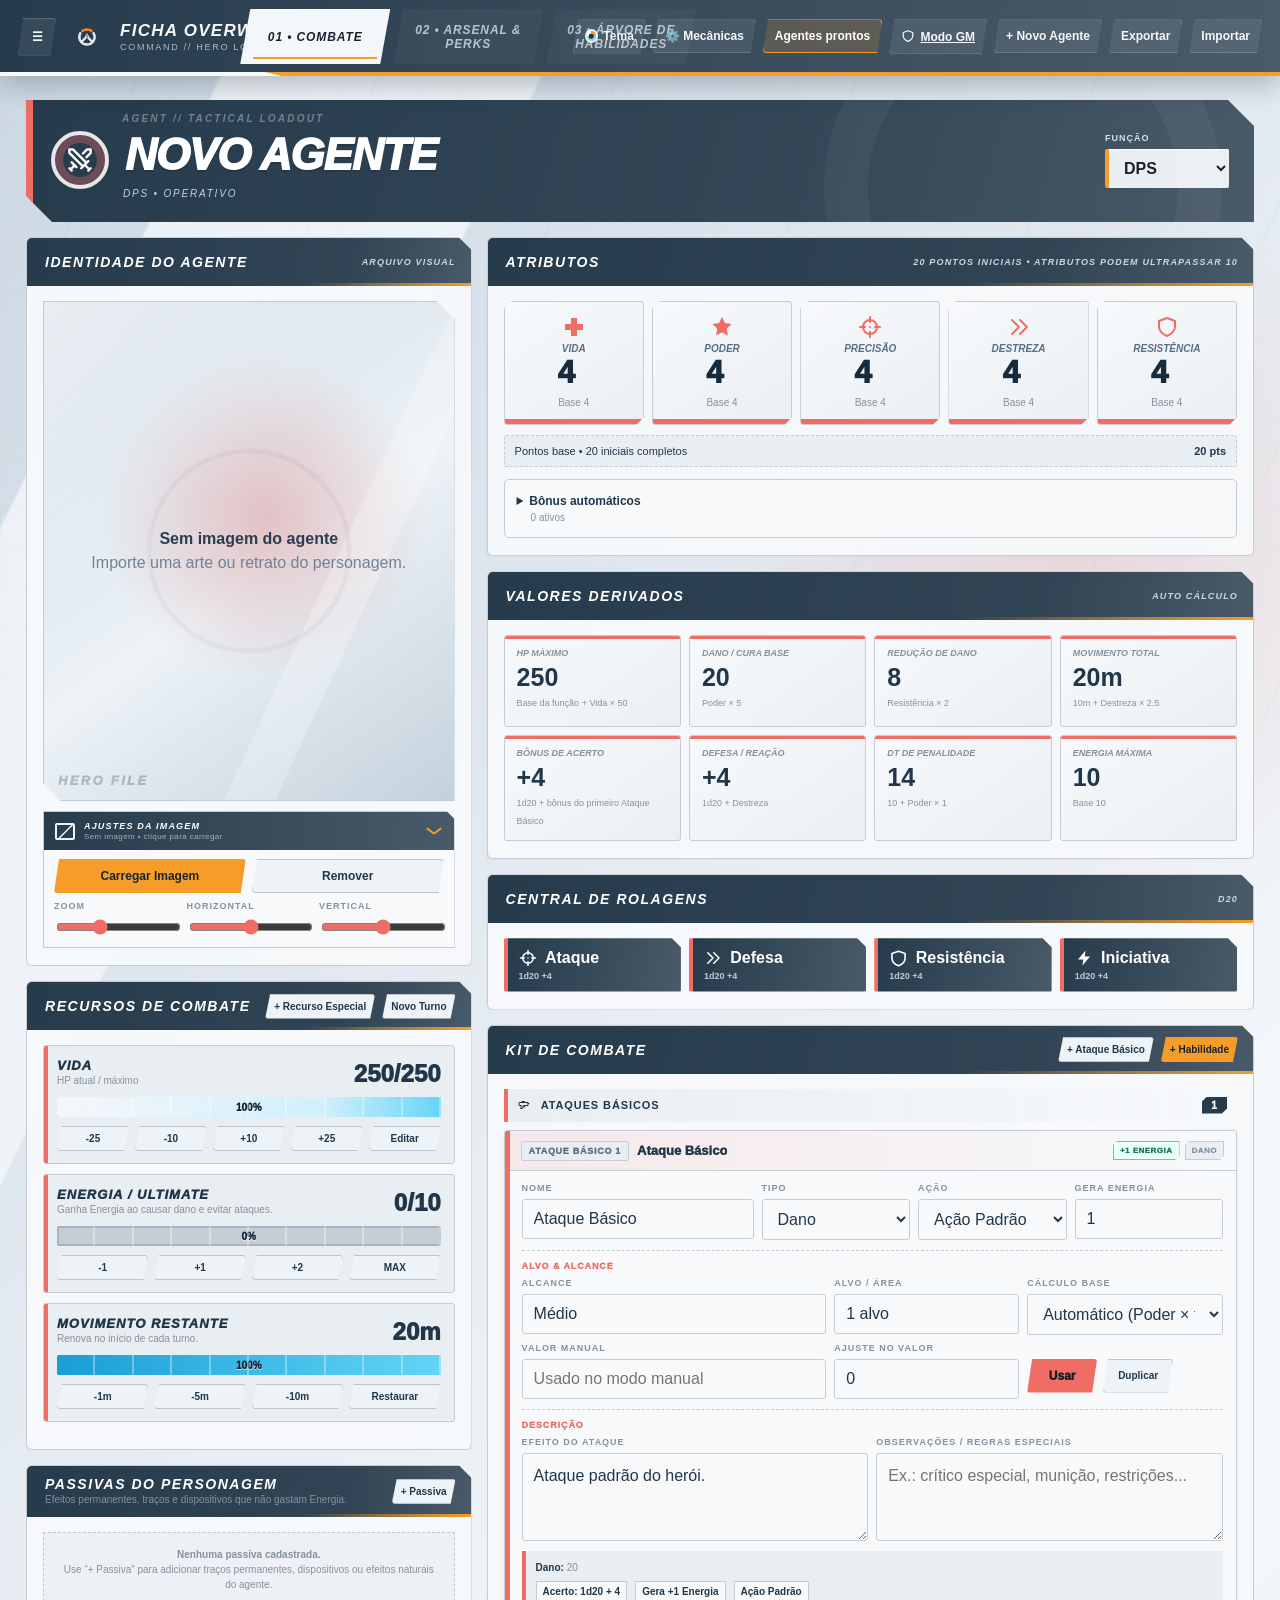
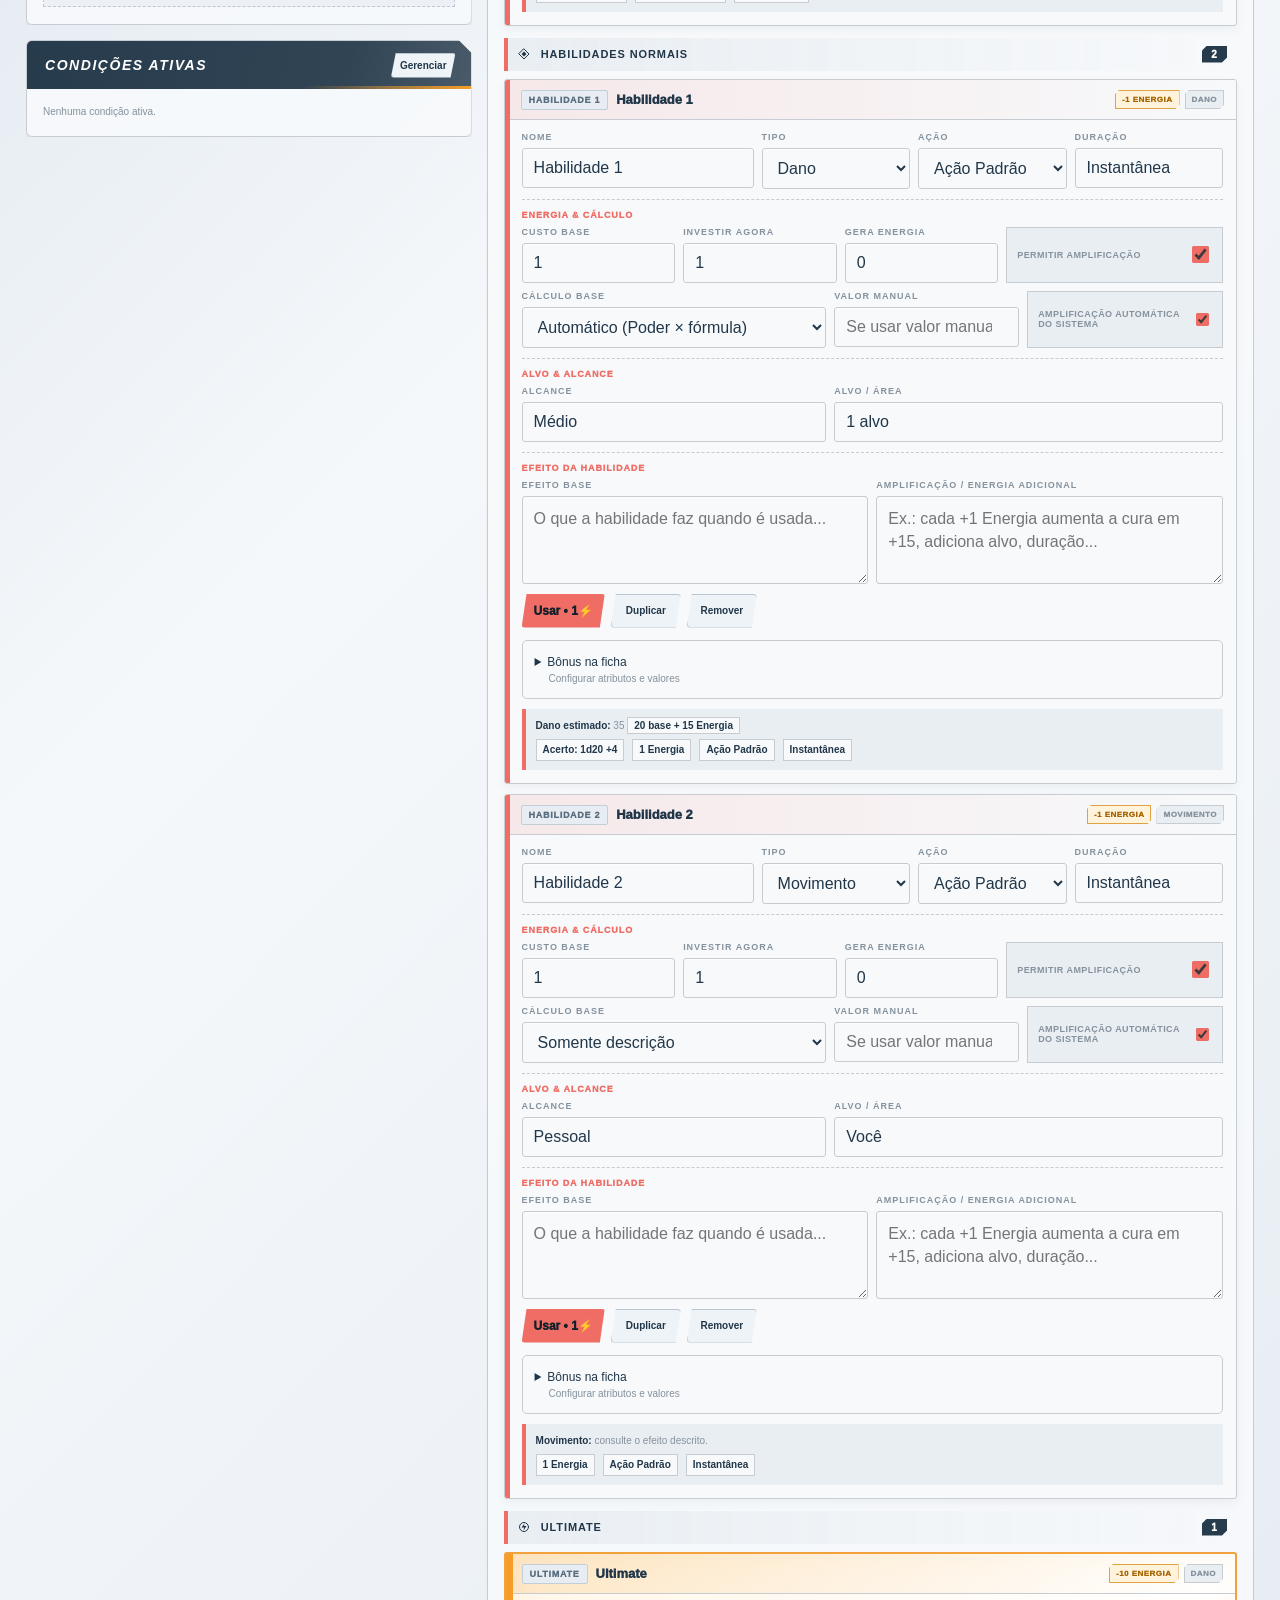
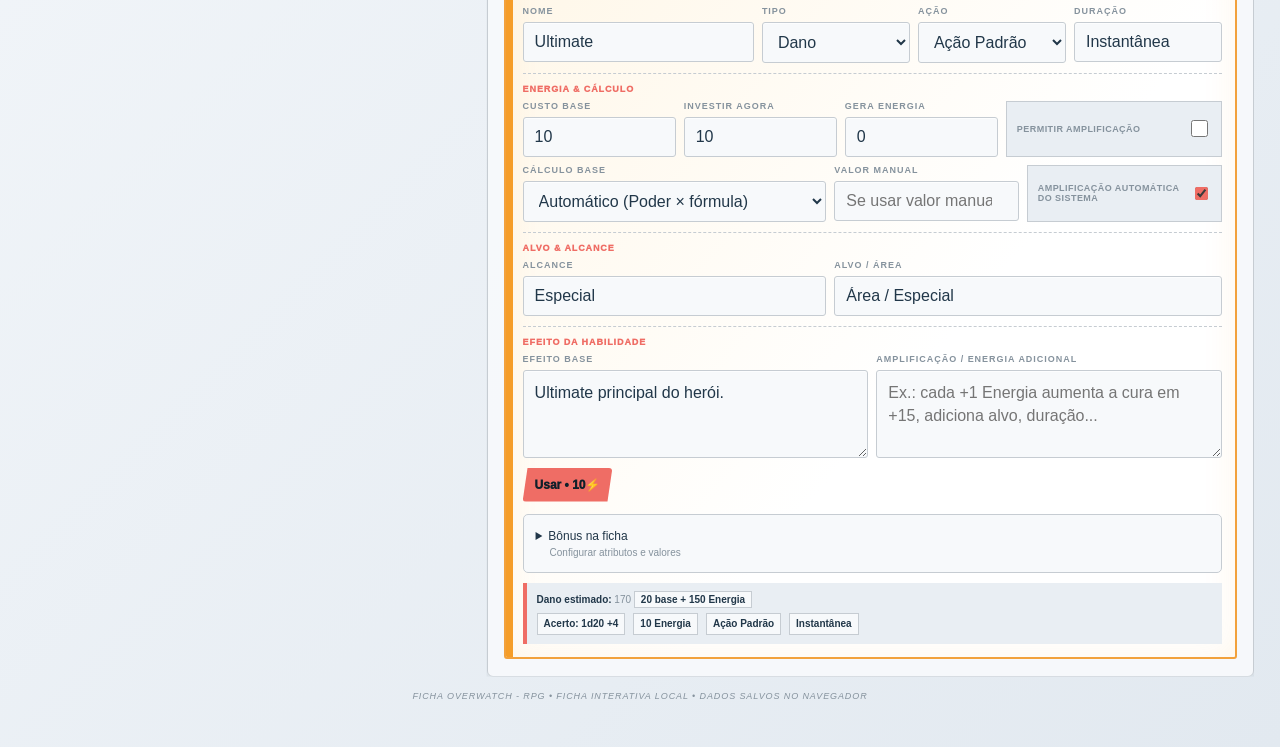
<file: index.html>
<!DOCTYPE html>
<html lang="pt-BR">
<head>
<meta charset="UTF-8" />
<meta name="viewport" content="width=device-width, initial-scale=1.0, viewport-fit=cover" />
<title>Ficha Overwatch - RPG</title>
<style>
:root{
  --bg:#0b1118;--bg2:#111923;--panel:#17212c;--panel2:#1d2a36;--line:#30404f;
  --text:#edf3f7;--muted:#95a7b5;--orange:#f59d28;--orange2:#ffd28a;--cyan:#69d7ff;
  --danger:#ff6262;--good:#73e0a1;--warn:#ffd166;--shadow:0 22px 60px rgba(0,0,0,.34);
  --role:#f06a6a;--role-soft:rgba(240,106,106,.12);--role-glow:rgba(240,106,106,.2);
  --radius:18px;
}
*{box-sizing:border-box}
html{scroll-behavior:smooth}
body{margin:0;min-height:100vh;background:
  radial-gradient(circle at 82% 10%,rgba(245,157,40,.12),transparent 26rem),
  radial-gradient(circle at 10% 45%,var(--role-glow),transparent 30rem),
  linear-gradient(135deg,#071018,#0d151e 46%,#0a1017);color:var(--text);
  font-family:Inter,Segoe UI,system-ui,-apple-system,BlinkMacSystemFont,sans-serif;overflow-x:hidden}
body:before{content:"";position:fixed;inset:0;pointer-events:none;opacity:.18;background-image:
  linear-gradient(rgba(255,255,255,.035) 1px,transparent 1px),linear-gradient(90deg,rgba(255,255,255,.035) 1px,transparent 1px);
  background-size:32px 32px;mask-image:linear-gradient(to bottom,rgba(0,0,0,.8),transparent 85%)}
button,input,textarea,select{font:inherit}button{color:inherit}
.topbar{position:sticky;top:0;z-index:80;min-height:72px;padding:10px 18px;display:flex;align-items:center;gap:12px;
  background:rgba(9,15,22,.9);backdrop-filter:blur(18px);border-bottom:1px solid var(--line);box-shadow:0 10px 30px rgba(0,0,0,.18)}
.brand{display:flex;align-items:center;gap:10px;min-width:max-content}.owmark{width:42px;height:42px;border:3px solid #f4f7fa;border-radius:50%;position:relative;
  box-shadow:inset 0 0 0 4px rgba(255,255,255,.06)}.owmark:before{content:"";position:absolute;left:50%;top:2px;transform:translateX(-50%);width:7px;height:17px;background:var(--orange);clip-path:polygon(0 0,100% 0,70% 100%,30% 100%)}
.owmark:after{content:"";position:absolute;left:7px;right:7px;bottom:7px;height:9px;border-left:5px solid var(--orange);border-right:5px solid var(--orange);transform:skewY(-28deg)}
.brand b{display:block;font-size:15px;letter-spacing:.11em;text-transform:uppercase}.brand small{display:block;color:var(--muted);font-size:9px;letter-spacing:.16em;text-transform:uppercase;margin-top:1px}
.top-tabs{display:flex;gap:7px;flex:1;justify-content:center}.tab{border:1px solid var(--line);background:rgba(255,255,255,.025);padding:9px 14px;cursor:pointer;
  clip-path:polygon(8px 0,100% 0,calc(100% - 8px) 100%,0 100%);color:var(--muted);font-size:12px;font-weight:900;letter-spacing:.06em;text-transform:uppercase}
.tab.active{background:linear-gradient(135deg,var(--role),color-mix(in srgb,var(--role) 55%,#fff));border-color:transparent;color:#081018;box-shadow:0 0 28px var(--role-glow)}
.top-actions{display:flex;gap:7px;align-items:center;flex-wrap:wrap;justify-content:flex-end}.btn{border:1px solid var(--line);background:var(--panel);padding:9px 11px;border-radius:10px;cursor:pointer;transition:.18s ease;font-weight:800;font-size:12px}
.btn:hover{transform:translateY(-1px);border-color:var(--orange)}.btn.primary{background:linear-gradient(135deg,#f7a12d,#ffbf5b);color:#15100a;border-color:transparent}.btn.role{background:var(--role);color:#061015;border-color:transparent}.btn.ghost{background:transparent}.btn.danger:hover{border-color:var(--danger);color:var(--danger)}.btn.small{padding:6px 8px;font-size:10px}.btn.icon{width:38px;height:38px;padding:0;display:grid;place-items:center}
.app{display:grid;grid-template-columns:0 minmax(0,1fr);transition:grid-template-columns .25s ease}.app.drawer-open{grid-template-columns:290px minmax(0,1fr)}
.drawer{position:sticky;top:72px;height:calc(100vh - 72px);overflow:hidden;background:rgba(14,22,30,.96);border-right:1px solid var(--line);opacity:0;pointer-events:none;transform:translateX(-10px);transition:.22s;z-index:40}
.drawer-open .drawer{opacity:1;pointer-events:auto;transform:none}.drawer-inner{width:290px;height:100%;padding:14px;display:flex;flex-direction:column;gap:12px}.drawer-head{display:flex;align-items:center;justify-content:space-between}.drawer-list{overflow:auto;display:flex;flex-direction:column;gap:8px}.agent-card{display:grid;grid-template-columns:48px 1fr auto;gap:9px;align-items:center;padding:9px;border:1px solid var(--line);background:var(--bg2);border-radius:12px;cursor:pointer}.agent-card.active{border-color:var(--role);box-shadow:inset 3px 0 0 var(--role)}.agent-card img{width:48px;height:48px;border-radius:10px;object-fit:cover;background:#0d141b}.agent-card b{font-size:12px}.agent-card small{display:block;color:var(--muted);margin-top:3px}
main{min-width:0;padding:20px}.sheet{max-width:1540px;margin:0 auto}.hero-head{position:relative;overflow:hidden;border:1px solid var(--line);border-radius:24px;background:linear-gradient(100deg,var(--role-soft),rgba(255,255,255,.025) 35%,rgba(245,157,40,.05));box-shadow:var(--shadow);padding:18px 20px;margin-bottom:16px}.hero-head:after{content:"";position:absolute;right:-30px;top:-70px;width:230px;height:230px;border:42px solid rgba(255,255,255,.025);border-radius:50%}.hero-head-grid{display:flex;align-items:center;gap:14px;position:relative;z-index:2}.hero-head .role-icon{width:46px;height:46px;display:grid;place-items:center;background:var(--role);color:#0b1015;border-radius:12px;font-size:22px;font-weight:1000;clip-path:polygon(10px 0,100% 0,100% calc(100% - 10px),calc(100% - 10px) 100%,0 100%,0 10px)}
.hero-name{font-size:28px;font-weight:1000;background:transparent;border:0;color:var(--text);outline:none;min-width:160px;width:min(470px,55vw)}.hero-meta{color:var(--muted);font-size:11px;letter-spacing:.08em;text-transform:uppercase}.role-select{margin-left:auto;min-width:160px}
.page{display:none}.page.active{display:block}.grid{display:grid;gap:16px}.summary-grid{grid-template-columns:minmax(300px,.82fr) minmax(620px,1.58fr)}.page2-grid{grid-template-columns:minmax(390px,.8fr) minmax(520px,1.2fr)}.column{display:flex;flex-direction:column;gap:16px}
.panel{position:relative;background:linear-gradient(145deg,rgba(29,42,54,.96),rgba(19,29,39,.96));border:1px solid var(--line);border-radius:var(--radius);overflow:hidden;box-shadow:0 10px 28px rgba(0,0,0,.12)}.panel:before{content:"";position:absolute;left:0;top:0;width:5px;height:44px;background:var(--role)}.panel-head{display:flex;align-items:center;justify-content:space-between;gap:10px;padding:12px 14px;border-bottom:1px solid var(--line);background:rgba(255,255,255,.018)}.panel-head h2{margin:0;font-size:12px;text-transform:uppercase;letter-spacing:.12em}.panel-body{padding:14px}.helper{color:var(--muted);font-size:10px;line-height:1.5}.eyebrow{font-size:9px;letter-spacing:.13em;text-transform:uppercase;color:var(--orange2);font-weight:900}
.input{width:100%;border:1px solid var(--line);background:#111b25;color:var(--text);padding:10px 11px;border-radius:10px;outline:none}.input:focus{border-color:var(--role);box-shadow:0 0 0 3px var(--role-soft)}textarea.input{resize:vertical;min-height:82px}.field{display:flex;flex-direction:column;gap:6px}.field label{font-size:9px;color:var(--muted);text-transform:uppercase;letter-spacing:.09em;font-weight:900}.form-grid{display:grid;grid-template-columns:repeat(2,1fr);gap:9px}.form-grid.three{grid-template-columns:repeat(3,1fr)}
.portrait{min-height:430px;position:relative;display:grid;place-items:center;overflow:hidden;background:radial-gradient(circle at 50% 42%,var(--role-soft),transparent 56%),linear-gradient(135deg,#0e1821,#111b24)}.portrait:before{content:"";position:absolute;inset:0;background:linear-gradient(90deg,transparent 49.8%,rgba(255,255,255,.06) 50%,transparent 50.2%),linear-gradient(transparent 49.8%,rgba(255,255,255,.06) 50%,transparent 50.2%);opacity:.55}.portrait img{position:relative;z-index:2;max-width:92%;max-height:390px;object-fit:contain;filter:drop-shadow(0 28px 25px rgba(0,0,0,.35));transform:translate(var(--imgx,0),var(--imgy,0)) scale(var(--imgscale,1));transform-origin:center}.portrait-empty{position:relative;z-index:2;text-align:center;color:var(--muted)}.portrait-empty b{display:block;color:var(--text);font-size:16px;margin-bottom:6px}.portrait-controls{display:grid;grid-template-columns:1fr 1fr;gap:8px;margin-top:10px}.portrait-sliders{display:grid;grid-template-columns:repeat(3,1fr);gap:8px;margin-top:9px}.range{width:100%;accent-color:var(--role)}
.resource{padding:12px;border:1px solid var(--line);background:#101923;border-radius:13px}.resource-head{display:flex;justify-content:space-between;align-items:end;gap:10px}.resource-name{font-weight:1000;font-size:12px;text-transform:uppercase;letter-spacing:.08em}.resource-value{font-weight:1000;font-size:22px}.bar{height:18px;border-radius:5px;background:#081018;border:2px solid rgba(255,255,255,.12);overflow:hidden;margin-top:9px;position:relative}.bar-fill{height:100%;width:50%;transition:.2s;background:linear-gradient(90deg,var(--role),color-mix(in srgb,var(--role) 48%,white))}.bar.hp .bar-fill{background:linear-gradient(90deg,#df4b4b,#ff8276)}.bar.energy .bar-fill{background:linear-gradient(90deg,#f6a12c,#ffd362)}.bar.move .bar-fill{background:linear-gradient(90deg,#42bfe7,#84e7ff)}.bar span{position:absolute;inset:0;display:grid;place-items:center;font-size:9px;font-weight:1000;text-shadow:0 1px 2px #000}.resource-actions{display:flex;gap:6px;flex-wrap:wrap;margin-top:9px}.resource-actions .btn{flex:1}
.attr-grid{display:grid;grid-template-columns:repeat(5,1fr);gap:9px}.attr{position:relative;padding:12px 8px 10px;border:1px solid var(--line);background:#101923;border-radius:12px;text-align:center;overflow:hidden}.attr:after{content:"";position:absolute;left:0;right:0;bottom:0;height:3px;background:var(--role)}.attr-icon{font-size:20px}.attr-name{font-size:9px;color:var(--muted);text-transform:uppercase;font-weight:900;margin-top:4px}.attr input{width:64px;max-width:100%;background:transparent;color:var(--text);border:0;text-align:center;font-size:26px;font-weight:1000;outline:none}.attr-total{margin-top:10px;display:flex;justify-content:space-between;gap:10px;padding:9px 10px;border:1px dashed var(--line);border-radius:10px;font-size:11px}.attr-total.bad{border-color:var(--danger);color:var(--danger)}.attr-total.over{border-color:var(--good);color:var(--good)}
.derived-grid{display:grid;grid-template-columns:repeat(4,1fr);gap:9px}.derived{padding:12px;border:1px solid var(--line);background:#101923;border-radius:12px;min-height:82px}.derived small{display:block;color:var(--muted);font-size:9px;text-transform:uppercase;font-weight:900}.derived b{display:block;font-size:22px;margin-top:5px}.derived span{font-size:9px;color:var(--muted)}
.roll-grid{display:grid;grid-template-columns:repeat(4,1fr);gap:8px}.roll-btn{padding:11px;border:1px solid var(--line);background:#101923;border-radius:11px;cursor:pointer;font-weight:900;text-align:left}.roll-btn small{display:block;color:var(--muted);font-size:9px;margin-top:3px}.roll-btn:hover{border-color:var(--role)}
.ability-list{display:flex;flex-direction:column;gap:10px}.ability-card{border:1px solid var(--line);background:#101923;border-radius:13px;padding:12px}.ability-card.ultimate{border-color:rgba(245,157,40,.55);box-shadow:inset 0 0 28px rgba(245,157,40,.05)}
.passive-list{display:flex;flex-direction:column;gap:9px}.passive-card{position:relative;border:1px solid var(--line);background:linear-gradient(135deg,var(--theme-surface,#fff),var(--theme-surface2,#eef3f7));padding:11px 12px 12px;clip-path:polygon(0 0,calc(100% - 13px) 0,100% 13px,100% 100%,0 100%)}.passive-card:before{content:"";position:absolute;left:0;top:0;bottom:0;width:4px;background:var(--role)}.passive-card-top{display:flex;align-items:center;justify-content:space-between;gap:10px;margin-bottom:8px}.passive-card-title{display:flex;align-items:center;gap:7px;font-size:10px;font-weight:1000;text-transform:uppercase;letter-spacing:.08em;color:var(--muted)}.passive-dot{width:8px;height:8px;border-radius:50%;background:var(--role);box-shadow:0 0 0 4px var(--role-soft)}.passive-fields{display:grid;grid-template-columns:minmax(160px,.75fr) minmax(240px,1.25fr);gap:8px}.passive-fields textarea.input{min-height:72px}.passive-empty{padding:14px;border:1px dashed var(--line);background:color-mix(in srgb,var(--theme-surface2,#eef3f7) 72%,transparent);color:var(--muted);font-size:10px;line-height:1.5;text-align:center}@media(max-width:700px){.passive-fields{grid-template-columns:1fr}}.ability-top{display:grid;grid-template-columns:1.4fr .7fr .62fr .62fr auto;gap:7px;align-items:end}.ability-title-row{display:flex;justify-content:space-between;gap:8px;align-items:center;margin-bottom:9px}.ability-badge{font-size:9px;font-weight:1000;text-transform:uppercase;letter-spacing:.08em;padding:4px 7px;border:1px solid var(--line);border-radius:999px;color:var(--muted)}.ability-preview{margin-top:9px;padding:9px 10px;border-radius:10px;border:1px dashed var(--line);color:var(--muted);font-size:10px;line-height:1.55}.ability-preview b{color:var(--text)}
.status-strip{display:flex;gap:7px;flex-wrap:wrap}.status-chip{display:flex;align-items:center;gap:6px;padding:7px 9px;border:1px solid var(--line);border-radius:999px;background:#101923;font-size:10px}.status-chip.neg{border-color:rgba(255,98,98,.5)}.status-chip.pos{border-color:rgba(115,224,161,.5)}
.proficiency-summary,.perk-summary{display:grid;grid-template-columns:repeat(3,1fr);gap:8px;margin-bottom:12px}.summary-box{padding:10px;border:1px solid var(--line);background:#101923;border-radius:11px;text-align:center}.summary-box b{font-size:19px;display:block}.summary-box span{font-size:9px;color:var(--muted);text-transform:uppercase}.prof-list,.item-list,.perk-selected-list{display:flex;flex-direction:column;gap:8px}.prof-card,.item-card,.perk-selected{border:1px solid var(--line);background:#101923;border-radius:12px;padding:10px}.prof-card{display:grid;grid-template-columns:1fr 120px 70px auto;gap:8px;align-items:end}.rank-badge{font-size:10px;color:var(--orange2);font-weight:900}.perk-shop{display:grid;grid-template-columns:repeat(2,1fr);gap:9px}.perk-card{border:1px solid var(--line);background:#101923;border-radius:12px;padding:11px;display:flex;flex-direction:column;gap:8px}.perk-card.selected{border-color:var(--good);box-shadow:inset 3px 0 0 var(--good)}.perk-card.disabled{opacity:.5}.perk-top{display:flex;justify-content:space-between;gap:8px}.perk-name{font-weight:1000;font-size:12px}.perk-cost{white-space:nowrap;color:var(--orange2);font-weight:1000;font-size:11px}.perk-effect{font-size:10px;line-height:1.45;color:var(--muted);flex:1}.filter-row{display:flex;gap:7px;flex-wrap:wrap;margin-bottom:12px}.filter-chip{border:1px solid var(--line);background:#101923;color:var(--muted);padding:6px 9px;border-radius:999px;cursor:pointer;font-size:10px;font-weight:900}.filter-chip.active{background:var(--role);color:#081018;border-color:transparent}
.item-editor{display:grid;grid-template-columns:1.2fr .7fr .5fr auto;gap:8px;align-items:end;margin-bottom:10px}.item-card-top{display:flex;justify-content:space-between;gap:10px;align-items:center}.item-name{font-weight:1000}.item-meta{font-size:9px;color:var(--muted);margin-top:3px}.item-desc{font-size:10px;color:var(--muted);margin-top:7px;line-height:1.5;white-space:pre-wrap}
.tactical-list{display:grid;grid-template-columns:repeat(2,1fr);gap:8px}.tactical{border:1px solid var(--line);background:#101923;border-radius:12px;padding:10px}.tactical b{font-size:11px}.tactical p{font-size:10px;color:var(--muted);line-height:1.5;margin:7px 0 0}
.skill-head{display:grid;grid-template-columns:minmax(0,1fr) auto;gap:12px;align-items:center;margin-bottom:12px}.skill-branch-select{display:flex;gap:8px;flex-wrap:wrap}.branch-btn{border:1px solid var(--line);background:#111b25;color:var(--muted);padding:9px 12px;border-radius:10px;cursor:pointer;font-size:11px;font-weight:900}.branch-btn.active{background:var(--role);color:#071018;border-color:transparent}.branch-btn.locked{opacity:.42}.ph-meter{display:flex;gap:8px;align-items:center;flex-wrap:wrap;justify-content:flex-end}.ph-box{padding:8px 10px;border:1px solid var(--line);border-radius:10px;background:#101923;font-size:10px}.ph-box b{font-size:15px;color:var(--orange2)}
.tree-intro{padding:13px 14px;border:1px solid var(--line);background:linear-gradient(100deg,var(--role-soft),#101923);border-radius:14px;margin-bottom:14px}.tree-intro h3{margin:0 0 5px;font-size:18px}.tree-intro p{margin:0;color:var(--muted);font-size:11px}.tree-sections{display:grid;grid-template-columns:repeat(3,1fr);gap:12px;align-items:start}.tree-section{border:1px solid var(--line);background:rgba(16,25,35,.75);border-radius:15px;padding:10px;min-width:0}.tree-section.final{grid-column:1/-1;background:linear-gradient(120deg,rgba(245,157,40,.07),rgba(16,25,35,.9))}.tree-section-title{font-size:11px;font-weight:1000;text-transform:uppercase;letter-spacing:.07em;color:var(--orange2);padding:3px 4px 9px}.node-list{display:flex;flex-direction:column;gap:8px}.skill-node{position:relative;border:1px solid var(--line);background:#0e1821;border-radius:12px;padding:10px;cursor:pointer;transition:.18s;overflow:hidden}.skill-node:hover{transform:translateY(-1px);border-color:var(--role)}.skill-node.purchased{border-color:var(--good);box-shadow:inset 3px 0 0 var(--good)}.skill-node.unavailable{opacity:.54}.skill-node-top{display:flex;justify-content:space-between;gap:8px}.skill-node-name{font-size:11px;font-weight:1000}.skill-node-cost{font-size:10px;color:var(--orange2);font-weight:1000;white-space:nowrap}.skill-node-req{margin-top:6px;font-size:9px;color:var(--warn)}.skill-node-text{margin-top:7px;font-size:9px;color:var(--muted);line-height:1.5;white-space:pre-line}.node-state{margin-top:7px;font-size:9px;font-weight:900;text-transform:uppercase;letter-spacing:.05em}.node-state.ok{color:var(--good)}.node-state.no{color:var(--danger)}
.modal-backdrop{position:fixed;inset:0;background:rgba(0,0,0,.66);display:none;place-items:center;z-index:110;padding:18px}.modal-backdrop.open{display:grid}.modal{width:min(880px,96vw);max-height:90vh;overflow:hidden;background:#111b25;border:1px solid var(--line);border-radius:18px;box-shadow:var(--shadow);display:flex;flex-direction:column}.modal-head{display:flex;align-items:center;justify-content:space-between;padding:13px 15px;border-bottom:1px solid var(--line)}.modal-body{padding:14px;overflow:auto}.condition-grid{display:grid;grid-template-columns:repeat(3,1fr);gap:8px}.condition-btn{border:1px solid var(--line);background:#0e1821;border-radius:12px;padding:10px;text-align:left;cursor:pointer}.condition-btn.active{border-color:var(--role);box-shadow:inset 3px 0 0 var(--role)}.condition-btn b{font-size:11px}.condition-btn p{font-size:9px;line-height:1.45;color:var(--muted);margin:6px 0 0}
.toast{position:fixed;right:18px;bottom:18px;z-index:150;min-width:250px;max-width:420px;padding:11px 14px;border:1px solid var(--line);border-left:4px solid var(--role);background:#111b25;border-radius:10px;box-shadow:var(--shadow);opacity:0;transform:translateY(10px);pointer-events:none;transition:.2s;font-size:11px}.toast.show{opacity:1;transform:none}.toast.good{border-left-color:var(--good)}.toast.bad{border-left-color:var(--danger)}
.empty{padding:22px 12px;border:1px dashed var(--line);border-radius:12px;text-align:center;color:var(--muted);font-size:11px}.footer{padding:14px;color:var(--muted);font-size:9px;text-align:center;letter-spacing:.1em;text-transform:uppercase}
@media(max-width:1180px){.summary-grid,.page2-grid{grid-template-columns:1fr}.tree-sections{grid-template-columns:1fr 1fr}.tree-section.final{grid-column:1/-1}.top-tabs{justify-content:flex-start;overflow:auto}.topbar{flex-wrap:wrap}.top-tabs{order:3;width:100%}.app.drawer-open{grid-template-columns:260px minmax(0,1fr)}.drawer-inner{width:260px}.drawer{top:116px;height:calc(100vh - 116px)}}
@media(max-width:760px){main{padding:10px}.hero-head-grid{flex-wrap:wrap}.role-select{margin-left:0;width:100%}.attr-grid{grid-template-columns:repeat(2,1fr)}.attr:last-child{grid-column:1/-1}.derived-grid,.roll-grid{grid-template-columns:1fr 1fr}.ability-top{grid-template-columns:1fr 1fr}.ability-top .wide{grid-column:1/-1}.perk-shop,.tactical-list,.condition-grid,.tree-sections{grid-template-columns:1fr}.prof-card{grid-template-columns:1fr 1fr}.prof-card .wide{grid-column:1/-1}.item-editor{grid-template-columns:1fr 1fr}.item-editor .wide{grid-column:1/-1}.form-grid.three{grid-template-columns:1fr}.portrait-sliders{grid-template-columns:1fr}.app.drawer-open{grid-template-columns:1fr}.drawer{position:fixed;left:0;top:0;height:100vh;width:min(86vw,320px);z-index:100;box-shadow:25px 0 70px rgba(0,0,0,.5)}.drawer-inner{width:100%}.top-actions .desktop-label{display:none}}

/* ===== OVERWATCH HUD REDESIGN — visual pass inspired by the supplied Juno sheet ===== */
:root{
  --bg:#d8e1ea;
  --bg2:#eaf0f5;
  --panel:#f7f9fb;
  --panel2:#e8eef4;
  --line:#bdc9d4;
  --text:#172231;
  --muted:#66788a;
  --orange:#f89b21;
  --orange2:#d97706;
  --cyan:#27bdf2;
  --danger:#df4f55;
  --good:#31a878;
  --warn:#c88616;
  --shadow:0 18px 45px rgba(38,56,73,.18);
  --radius:6px;
}
html{background:#d8e1ea}
body{
  color:var(--text);
  font-family:"Bahnschrift SemiCondensed","Arial Narrow",Inter,"Segoe UI",sans-serif;
  background:
    radial-gradient(circle at 84% 14%,color-mix(in srgb,var(--role) 16%,transparent),transparent 23rem),
    linear-gradient(116deg,transparent 0 8%,rgba(255,255,255,.6) 8.1% 18%,transparent 18.1% 100%),
    linear-gradient(135deg,#cbd7e2 0%,#f5f8fb 47%,#dce5ed 100%);
}
body:before{
  opacity:.34;
  background-image:
    linear-gradient(115deg,transparent 0 49%,rgba(27,44,60,.045) 49.2% 50%,transparent 50.2%),
    linear-gradient(rgba(28,47,64,.045) 1px,transparent 1px),
    linear-gradient(90deg,rgba(28,47,64,.045) 1px,transparent 1px);
  background-size:240px 240px,42px 42px,42px 42px;
  mask-image:linear-gradient(to bottom,#000 0 75%,transparent 100%);
}
body:after{
  content:"";position:fixed;right:-120px;bottom:-150px;width:520px;height:520px;border:58px solid rgba(30,52,70,.035);border-radius:50%;pointer-events:none;z-index:-1;
}

/* command bar */
.topbar{
  min-height:76px;padding:9px 18px 8px;
  background:linear-gradient(92deg,rgba(20,31,43,.985),rgba(31,47,62,.97));
  border:0;border-bottom:4px solid var(--orange);box-shadow:0 8px 28px rgba(22,35,49,.27);
}
.topbar:after{content:"";position:absolute;left:0;bottom:-4px;width:22%;height:4px;background:#f7f9fb;clip-path:polygon(0 0,94% 0,100% 100%,0 100%)}
.brand b{color:#f6f8fa;font-style:italic;font-size:17px;letter-spacing:.075em}.brand small{color:#aebbc6;letter-spacing:.19em}
.owmark{border-color:#f6f8fa;box-shadow:none;background:rgba(255,255,255,.02)}
.top-tabs{align-self:stretch;align-items:stretch;gap:3px}
.tab{
  min-width:150px;border:0;background:rgba(255,255,255,.035);color:#b9c4ce;padding:10px 18px;
  clip-path:polygon(10px 0,100% 0,calc(100% - 10px) 100%,0 100%);
  letter-spacing:.075em;font-style:italic;position:relative;
}
.tab:after{content:"";position:absolute;left:13px;right:13px;bottom:5px;height:2px;background:transparent;transition:.18s}
.tab:hover{background:rgba(255,255,255,.075);color:#fff}
.tab.active{background:#f4f7f9;color:#172231;box-shadow:none}.tab.active:after{background:var(--orange)}
.top-actions .btn,.topbar>.btn{background:rgba(255,255,255,.075);border-color:rgba(255,255,255,.16);color:#f6f8fa}
.top-actions .btn:hover,.topbar>.btn:hover{border-color:var(--orange);background:rgba(248,155,33,.13)}
.top-actions .btn.primary{background:var(--orange);color:#172231;border-color:transparent}

/* agent drawer */
.drawer{top:76px;height:calc(100vh - 76px);background:rgba(238,243,247,.985);border-right:1px solid #b8c5d0;box-shadow:16px 0 38px rgba(35,51,66,.15)}
.drawer-head b{font-size:19px;text-transform:uppercase;font-style:italic}.drawer .eyebrow{color:var(--orange2)}
.agent-card{background:#fff;border-color:#c6d1db;border-radius:4px;clip-path:polygon(0 0,calc(100% - 8px) 0,100% 8px,100% 100%,8px 100%,0 calc(100% - 8px));box-shadow:0 5px 12px rgba(43,59,73,.07)}
.agent-card.active{border-color:var(--role);box-shadow:inset 5px 0 0 var(--role),0 6px 16px rgba(43,59,73,.1)}

main{padding:24px 26px 32px}.sheet{max-width:1580px}

/* hero identity banner */
.hero-head{
  min-height:122px;margin-bottom:15px;border:0;border-radius:0;
  clip-path:polygon(0 0,calc(100% - 26px) 0,100% 26px,100% 100%,26px 100%,0 calc(100% - 26px));
  background:
    linear-gradient(90deg,var(--role) 0 7px,transparent 7px),
    linear-gradient(105deg,#172432 0%,#233748 61%,#344b5d 100%);
  box-shadow:0 14px 34px rgba(34,50,64,.23);padding:18px 25px;
}
.hero-head:before{content:"AGENT // TACTICAL LOADOUT";position:absolute;left:96px;top:13px;color:rgba(255,255,255,.35);font-size:10px;font-weight:900;letter-spacing:.22em;font-style:italic}
.hero-head:after{right:32px;top:-111px;width:310px;height:310px;border:44px solid rgba(255,255,255,.045)}
.hero-head-grid{min-height:84px}.hero-head .role-icon{width:58px;height:58px;border-radius:50%;clip-path:none;border:4px solid rgba(255,255,255,.88);background:transparent;color:#fff;box-shadow:inset 0 0 0 8px color-mix(in srgb,var(--role) 35%,transparent);font-size:25px}
.hero-name{margin-top:8px;color:#fff;font-size:44px;line-height:.95;text-transform:uppercase;font-style:italic;letter-spacing:-.025em;text-shadow:0 2px 0 rgba(0,0,0,.12)}
.hero-meta{margin-top:7px;color:#c6d1db;font-size:10px;letter-spacing:.18em;font-style:italic}
.role-select{min-width:210px}.hero-head .field label{color:#d8e0e6}.hero-head .input{background:rgba(247,249,251,.94);color:#172231;border:0;border-left:4px solid var(--orange);border-radius:2px;font-weight:900;text-transform:uppercase}

/* panel architecture */
.panel{
  border:1px solid #becad5;border-radius:var(--radius);background:rgba(247,249,251,.94);box-shadow:0 10px 22px rgba(38,56,73,.11);
  clip-path:polygon(0 0,calc(100% - 13px) 0,100% 13px,100% 100%,0 100%);
}
.panel:before{width:5px;height:100%;background:linear-gradient(var(--role) 0 48px,transparent 48px)}
.panel-head{min-height:48px;padding:10px 15px 10px 18px;background:linear-gradient(100deg,#273949 0%,#32495c 72%,#3e5668 100%);border-bottom:0;color:#fff;position:relative}
.panel-head:after{content:"";position:absolute;right:0;bottom:0;width:38%;height:3px;background:linear-gradient(90deg,transparent,var(--orange))}
.panel-head h2{font-size:14px;font-style:italic;letter-spacing:.11em}.panel-head .eyebrow{color:#cbd7e0}.panel-body{padding:15px 16px 17px}
.eyebrow{color:var(--orange2);font-style:italic}.helper{color:var(--muted)}

.input{background:#fff;color:#172231;border:1px solid #bdc9d4;border-radius:3px;padding:10px 11px;box-shadow:inset 0 1px 0 rgba(255,255,255,.7)}
.input:focus{border-color:var(--role);box-shadow:0 0 0 3px color-mix(in srgb,var(--role) 16%,transparent)}
.field label{color:#64778a;letter-spacing:.11em}
.btn{border-radius:3px;border-color:#b9c6d1;background:#eef3f7;color:#26394a;clip-path:polygon(5px 0,100% 0,calc(100% - 5px) 100%,0 100%)}
.btn:hover{border-color:var(--orange);background:#fff}.btn.primary{background:var(--orange);color:#18232f}.btn.role{background:var(--role);color:#10202a}

/* portrait panel = character-card centerpiece */
.summary-grid{grid-template-columns:minmax(350px,.9fr) minmax(650px,1.55fr);gap:15px}
.column{gap:15px}
.portrait{
  min-height:500px;background:
    linear-gradient(140deg,rgba(255,255,255,.55),transparent 40%),
    radial-gradient(circle at 54% 43%,color-mix(in srgb,var(--role) 31%,#dce8f0),transparent 45%),
    linear-gradient(145deg,#cdd9e3,#edf3f7 54%,#c4d1dc);
  border:1px solid #c1ccd6;clip-path:polygon(0 0,calc(100% - 18px) 0,100% 18px,100% 100%,18px 100%,0 calc(100% - 18px));
}
.portrait:before{opacity:.55;background:
  radial-gradient(circle at 50% 50%,transparent 0 30%,rgba(30,50,67,.08) 30.5% 31.4%,transparent 32%),
  linear-gradient(115deg,transparent 0 64%,rgba(255,255,255,.44) 64.3% 72%,transparent 72.3%)}
.portrait:after{content:"HERO FILE";position:absolute;left:14px;bottom:12px;color:rgba(36,55,70,.28);font-size:13px;font-weight:1000;font-style:italic;letter-spacing:.18em;z-index:1}
.portrait img{max-height:465px;filter:drop-shadow(0 30px 22px rgba(29,47,63,.27))}
.portrait-empty{color:#718294}.portrait-empty b{color:#2a3e50}
.portrait-controls{gap:6px}

/* resources */
.resource{padding:12px 13px;background:#eef3f7;border:1px solid #c2ced8;border-radius:3px;position:relative;overflow:hidden}
.resource:before{content:"";position:absolute;top:0;bottom:0;left:0;width:4px;background:var(--role)}
.resource-name{font-style:italic;font-size:13px}.resource-value{font-size:24px;color:#203446}
.bar{height:20px;border:0;border-radius:2px;background:#c4ced7;box-shadow:inset 0 0 0 2px rgba(27,44,60,.16)}
.bar:after{content:"";position:absolute;inset:0;background:repeating-linear-gradient(90deg,transparent 0 calc(10% - 2px),rgba(255,255,255,.34) calc(10% - 2px) 10%);pointer-events:none;mix-blend-mode:screen}
.bar.hp .bar-fill{background:linear-gradient(90deg,#f5f7fa,#cfeffc 70%,#67d5f7)}
.bar.energy .bar-fill{background:linear-gradient(90deg,#f89b21,#ffcf68)}
.bar.move .bar-fill{background:linear-gradient(90deg,#199ed5,#62d5f6)}
.bar span{color:#132534;text-shadow:0 1px 0 rgba(255,255,255,.65);font-size:10px}

/* attribute + derived HUD */
.attr-grid{gap:8px}.attr{min-height:118px;padding:13px 7px 11px;border-color:#c1cdd7;background:linear-gradient(150deg,#fff,#eaf0f5);border-radius:3px;clip-path:polygon(0 8px,8px 0,100% 0,100% calc(100% - 8px),calc(100% - 8px) 100%,0 100%)}
.attr:after{height:5px}.attr-icon{font-size:25px}.attr-name{font-size:10px;color:#5a6e80;font-style:italic}.attr input{color:#162b3b;font-size:31px!important}
.attr-total{background:#e9eef3!important;border-color:#bcc9d4!important;border-radius:2px!important}
.derived-grid{gap:8px}.derived{background:linear-gradient(145deg,#fff,#edf2f6);border-color:#c2ced7;border-radius:3px;min-height:92px;position:relative;overflow:hidden}.derived:before{content:"";position:absolute;left:0;top:0;right:0;height:3px;background:var(--role)}.derived b{font-size:25px;color:#1f3546}.derived small{color:#65798b;font-style:italic}
.roll-btn{background:#263b4c;color:#fff;border:0;border-left:4px solid var(--role);border-radius:2px;clip-path:polygon(0 0,calc(100% - 9px) 0,100% 9px,100% 100%,0 100%)}.roll-btn small{color:#bfcbd5}.roll-btn:hover{background:#304a5f;border-color:var(--orange)}

/* ability loadout */
.ability-card{background:#fff;border-color:#c2ced8;border-radius:3px;box-shadow:0 4px 10px rgba(40,57,72,.05);position:relative;overflow:hidden;padding-left:15px}.ability-card:before{content:"";position:absolute;left:0;top:0;bottom:0;width:5px;background:var(--role)}
.ability-card.ultimate{background:linear-gradient(130deg,#fff7e8,#fff 58%);border:2px solid #f2a13c;box-shadow:inset 0 0 35px rgba(248,155,33,.09)}.ability-card.ultimate:before{background:var(--orange);width:7px}.ability-badge{border-radius:2px;background:#e7edf2;border-color:#c2ced8;color:#5b6e80}.ability-preview{background:#eef3f7;border:0;border-left:3px solid #b9c6d1;border-radius:0;color:#607386}.ability-preview b{color:#23394b}

/* status / info chips */
.status-chip{background:#fff;border-color:#c0ccd6;border-radius:3px}.status-chip.neg{border-left:4px solid var(--danger)}.status-chip.pos{border-left:4px solid var(--good)}
.summary-box{background:#fff;border-color:#c2ced8;border-radius:3px;clip-path:polygon(0 0,calc(100% - 7px) 0,100% 7px,100% 100%,0 100%)}.summary-box b{color:#213749}.summary-box span{color:#657789}
.prof-card,.item-card,.perk-selected{background:#fff;border-color:#c2ced8;border-radius:3px}.rank-badge,.perk-cost{color:var(--orange2)}

/* perk gallery more like hero upgrade cards */
.perk-shop{gap:8px}.perk-card{background:linear-gradient(145deg,#fff,#edf3f7);border-color:#c2ced8;border-radius:3px;clip-path:polygon(0 0,calc(100% - 10px) 0,100% 10px,100% 100%,0 100%);min-height:142px;position:relative;overflow:hidden}.perk-card:before{content:"";position:absolute;top:0;left:0;right:0;height:4px;background:#7e8f9d}.perk-card.selected{border-color:var(--role);box-shadow:inset 5px 0 0 var(--role)}.perk-card.selected:before{background:var(--role)}.perk-name{font-size:13px;color:#213647}.perk-effect{color:#66798a}.filter-chip{border-radius:2px;background:#fff;border-color:#c2ced8;color:#607385}.filter-chip.active{background:#273c4d;color:#fff}
.tactical{background:#fff;border-color:#c2ced8;border-radius:3px;border-left:4px solid var(--orange)}.tactical p{color:#64788a}

/* skill tree = upgrade screen */
.skill-head{background:linear-gradient(100deg,#dfe8ef,#f8fafc);border:1px solid #bdc9d4;padding:10px 12px;clip-path:polygon(0 0,calc(100% - 10px) 0,100% 10px,100% 100%,0 100%)}
.branch-btn{border-radius:2px;background:#fff;border-color:#bfcbd5;color:#516779;clip-path:polygon(6px 0,100% 0,calc(100% - 6px) 100%,0 100%);font-style:italic}.branch-btn.active{background:#263b4c;color:#fff;box-shadow:inset 0 -4px 0 var(--role)}
.ph-box{background:#fff;border-color:#c1cdd7;border-radius:2px}.ph-box b{color:var(--orange2)}
.tree-intro{background:linear-gradient(100deg,#233849 0%,#324a5c 72%,#3c5364 100%);color:#fff;border:0;border-left:7px solid var(--role);border-radius:2px;clip-path:polygon(0 0,calc(100% - 14px) 0,100% 14px,100% 100%,0 100%)}.tree-intro .eyebrow{color:#f7ba66}.tree-intro h3{font-size:24px;font-style:italic;text-transform:uppercase}.tree-intro p{color:#cbd6df}
.tree-sections{gap:10px}.tree-section{border-color:#bfccd6;background:rgba(239,244,248,.94);border-radius:3px;padding:10px;position:relative;overflow:hidden}.tree-section:before{content:"";position:absolute;left:0;right:0;top:0;height:4px;background:color-mix(in srgb,var(--role) 72%,#8496a5)}.tree-section.final{background:linear-gradient(120deg,#fff3dc,#eef3f7)}.tree-section.final:before{background:var(--orange)}.tree-section-title{color:#2b4355;font-size:12px;font-style:italic;padding-top:7px}
.skill-node{background:#fff;border-color:#c2ced8;border-radius:3px;box-shadow:0 3px 8px rgba(39,56,70,.05);padding:11px}.skill-node:hover{border-color:var(--role);box-shadow:0 6px 16px rgba(35,53,67,.1)}.skill-node.purchased{border-color:var(--role);box-shadow:inset 5px 0 0 var(--role)}.skill-node.purchased:after{content:"✓";position:absolute;right:8px;bottom:5px;font-size:30px;font-weight:1000;color:color-mix(in srgb,var(--role) 18%,transparent);transform:rotate(-8deg)}.skill-node.unavailable{opacity:.54;filter:saturate(.6)}.skill-node-name{font-size:12px;color:#213749}.skill-node-cost{color:var(--orange2)}.skill-node-req{color:#9a6a18}.skill-node-text{color:#647789}.node-state.ok{color:#278b69}.node-state.no{color:#be4b50}

/* modals */
.modal-backdrop{background:rgba(18,29,39,.72)}.modal{background:#eef3f7;border-color:#b9c6d1;border-radius:4px}.modal-head{background:#263b4c;color:#fff;border-bottom:3px solid var(--orange)}.condition-btn{background:#fff;border-color:#c1cdd7;border-radius:3px}.condition-btn.active{border-color:var(--role);box-shadow:inset 5px 0 0 var(--role)}.condition-btn p{color:#64788a}
.toast{background:#263b4c;color:#fff;border-color:#344c5e;border-radius:3px}
.empty{background:rgba(255,255,255,.52);border-color:#b9c7d2;color:#66798a;border-radius:3px}
.footer{color:#65788a;font-style:italic}

/* page rhythm */
.page{animation:owPageIn .22s ease both}@keyframes owPageIn{from{opacity:0;transform:translateY(4px)}to{opacity:1;transform:none}}

@media(max-width:1180px){
  .drawer{top:120px;height:calc(100vh - 120px)}
  .hero-name{font-size:38px}
}
@media(max-width:760px){
  main{padding:10px}
  .topbar{border-bottom-width:3px}
  .tab{min-width:138px;padding:9px 12px}
  .hero-head{min-height:145px;padding:16px 16px}.hero-head:before{left:90px;top:9px}
  .hero-name{font-size:34px;width:min(100%,70vw)}
  .hero-head .role-icon{width:52px;height:52px}
  .portrait{min-height:410px}.portrait img{max-height:380px}
  .panel{clip-path:polygon(0 0,calc(100% - 8px) 0,100% 8px,100% 100%,0 100%)}
  .attr{min-height:105px}
}


/* =========================================================
   TEMA PERSONALIZÁVEL POR AGENTE
   ========================================================= */
:root{
  --theme-bg:#cbd7e2;
  --theme-bg2:#f5f8fb;
  --theme-bg3:#dce5ed;
  --theme-surface:#f7f9fb;
  --theme-surface2:#e9eef3;
  --theme-header:#263b4c;
  --theme-header2:#3e5668;
  --theme-ink:#213749;
  --theme-muted:#65788a;
  --theme-line:#becad5;
}
html{background:var(--theme-bg)}
body{
  --text:var(--theme-ink);
  --muted:var(--theme-muted);
  background:
    radial-gradient(circle at 84% 14%,color-mix(in srgb,var(--role) 17%,transparent),transparent 23rem),
    linear-gradient(116deg,transparent 0 8%,color-mix(in srgb,var(--theme-bg2) 76%,transparent) 8.1% 18%,transparent 18.1% 100%),
    linear-gradient(135deg,var(--theme-bg) 0%,var(--theme-bg2) 47%,var(--theme-bg3) 100%);
}
.topbar{background:linear-gradient(92deg,var(--theme-header),var(--theme-header2));border-bottom-color:var(--orange)}
.drawer{background:color-mix(in srgb,var(--theme-surface) 97%,transparent);border-right-color:var(--theme-line)}
.agent-card,.input,.ability-card,.summary-box,.prof-card,.item-card,.perk-selected,.skill-node,.condition-btn{background:var(--theme-surface);border-color:var(--theme-line)}
.panel{background:color-mix(in srgb,var(--theme-surface) 94%,transparent);border-color:var(--theme-line)}
.panel-head{background:linear-gradient(100deg,var(--theme-header) 0%,color-mix(in srgb,var(--theme-header) 70%,var(--theme-header2)) 72%,var(--theme-header2) 100%)}
.hero-head{background:linear-gradient(90deg,var(--role) 0 7px,transparent 7px),linear-gradient(105deg,var(--theme-header) 0%,color-mix(in srgb,var(--theme-header) 64%,var(--theme-header2)) 61%,var(--theme-header2) 100%)}
.resource,.ability-preview,.attr-total,.empty{background:var(--theme-surface2)!important;border-color:var(--theme-line)!important}
.attr,.derived,.perk-card,.tactical,.tree-section,.skill-head{border-color:var(--theme-line)}
.attr,.derived,.perk-card,.tactical{background:linear-gradient(145deg,var(--theme-surface),color-mix(in srgb,var(--theme-surface2) 88%,var(--theme-surface)))}
.tree-section{background:color-mix(in srgb,var(--theme-surface2) 94%,transparent)}
.skill-head{background:linear-gradient(100deg,var(--theme-surface2),var(--theme-surface))}
.tree-intro,.roll-btn,.filter-chip.active,.toast{background:linear-gradient(100deg,var(--theme-header),var(--theme-header2))}
.input,.btn,.perk-name,.skill-node-name,.derived b,.summary-box b,.resource-value,.tree-section-title{color:var(--theme-ink)}
.field label,.perk-effect,.skill-node-text,.derived small,.summary-box span,.footer,.condition-btn p{color:var(--theme-muted)}

.theme-modal{width:min(960px,96vw)}
.theme-modal .modal-body{padding:0;display:grid;grid-template-columns:minmax(270px,.8fr) minmax(420px,1.2fr);max-height:78vh}
.theme-sidebar{padding:18px;background:linear-gradient(145deg,var(--theme-header),var(--theme-header2));color:#fff;position:relative;overflow:hidden}
.theme-sidebar:after{content:"";position:absolute;right:-74px;bottom:-80px;width:230px;height:230px;border:36px solid rgba(255,255,255,.06);border-radius:50%}
.theme-preview{position:relative;z-index:1;margin-top:18px;border:1px solid rgba(255,255,255,.2);background:color-mix(in srgb,var(--theme-surface) 96%,transparent);color:var(--theme-ink);box-shadow:0 16px 34px rgba(0,0,0,.18);clip-path:polygon(0 0,calc(100% - 13px) 0,100% 13px,100% 100%,0 100%)}
.theme-preview-head{height:72px;padding:13px 15px;background:linear-gradient(100deg,var(--theme-header),var(--theme-header2));border-bottom:5px solid var(--orange);color:#fff;display:flex;align-items:center;gap:11px}
.theme-preview-role{width:42px;height:42px;border:4px solid #fff;border-radius:50%;box-shadow:inset 0 0 0 7px color-mix(in srgb,var(--role) 40%,transparent)}
.theme-preview-title{font-size:19px;font-weight:1000;font-style:italic;text-transform:uppercase;line-height:1}.theme-preview-title small{display:block;font-size:8px;letter-spacing:.15em;color:#cbd5dd;margin-top:6px}
.theme-preview-body{padding:13px;display:grid;gap:8px;background:var(--theme-surface)}
.theme-preview-card{border:1px solid var(--theme-line);background:var(--theme-surface2);padding:10px;border-left:5px solid var(--role)}
.theme-preview-card b{font-size:10px;text-transform:uppercase;letter-spacing:.1em}.theme-preview-bar{height:12px;margin-top:8px;background:color-mix(in srgb,var(--theme-line) 72%,transparent);overflow:hidden}.theme-preview-bar i{display:block;width:68%;height:100%;background:linear-gradient(90deg,var(--role),var(--orange))}
.theme-current-agent{position:relative;z-index:1;margin-top:12px;padding:10px 11px;border:1px solid rgba(255,255,255,.16);background:rgba(255,255,255,.06);font-size:10px;line-height:1.5}.theme-current-agent b{display:block;color:#fff;font-size:13px}
.theme-editor{padding:18px;overflow:auto;background:var(--theme-surface)}
.theme-section+ .theme-section{margin-top:18px}.theme-section-title{font-size:10px;text-transform:uppercase;letter-spacing:.13em;color:var(--theme-muted);font-weight:1000;margin-bottom:8px;display:flex;justify-content:space-between;gap:12px;align-items:center}
.theme-colors{display:grid;grid-template-columns:repeat(2,minmax(0,1fr));gap:8px}
.theme-color-field{display:grid;grid-template-columns:46px minmax(0,1fr);gap:9px;align-items:center;padding:9px;border:1px solid var(--theme-line);background:var(--theme-surface2);clip-path:polygon(0 0,calc(100% - 7px) 0,100% 7px,100% 100%,0 100%)}
.theme-color-field input[type=color]{width:46px;height:42px;padding:0;border:0;background:transparent;cursor:pointer}.theme-color-field input[type=color]::-webkit-color-swatch-wrapper{padding:0}.theme-color-field input[type=color]::-webkit-color-swatch{border:1px solid color-mix(in srgb,var(--theme-ink) 18%,transparent);border-radius:2px}
.theme-color-info label{display:block;font-size:9px;font-weight:1000;text-transform:uppercase;letter-spacing:.08em;color:var(--theme-ink);margin-bottom:4px}.theme-hex{width:100%;border:0;border-bottom:1px solid var(--theme-line);background:transparent;color:var(--theme-muted);font:800 11px ui-monospace,SFMono-Regular,Consolas,monospace;outline:none;text-transform:uppercase}.theme-hex:focus{border-color:var(--role);color:var(--theme-ink)}
.theme-presets{display:flex;gap:6px;flex-wrap:wrap}.theme-preset{border:1px solid var(--theme-line);background:var(--theme-surface2);color:var(--theme-ink);padding:7px 9px;cursor:pointer;font-size:9px;font-weight:1000;text-transform:uppercase;letter-spacing:.06em;clip-path:polygon(5px 0,100% 0,calc(100% - 5px) 100%,0 100%)}.theme-preset:hover{border-color:var(--orange)}
.theme-follow{display:flex;align-items:center;justify-content:space-between;gap:12px;padding:10px 11px;border:1px solid var(--theme-line);background:var(--theme-surface2);font-size:10px}.theme-follow b{display:block;font-size:11px;color:var(--theme-ink)}.theme-follow span{color:var(--theme-muted)}
.theme-switch{position:relative;width:46px;height:25px;flex:0 0 auto}.theme-switch input{opacity:0;width:0;height:0}.theme-switch i{position:absolute;inset:0;border:1px solid var(--theme-line);background:color-mix(in srgb,var(--theme-muted) 20%,transparent);cursor:pointer;transition:.18s}.theme-switch i:before{content:"";position:absolute;width:17px;height:17px;left:3px;top:3px;background:var(--theme-muted);transition:.18s}.theme-switch input:checked+i{background:color-mix(in srgb,var(--role) 25%,transparent);border-color:var(--role)}.theme-switch input:checked+i:before{transform:translateX(20px);background:var(--role)}
.theme-modal-actions{display:flex;gap:7px;justify-content:flex-end;flex-wrap:wrap;margin-top:18px;padding-top:14px;border-top:1px solid var(--theme-line)}
@media(max-width:780px){.theme-modal .modal-body{grid-template-columns:1fr;max-height:82vh}.theme-sidebar{padding:14px}.theme-preview{display:none}.theme-current-agent{margin-top:8px}.theme-colors{grid-template-columns:1fr}}


/* per-agent mechanics + special resources */
.panel-head-actions{display:flex;gap:7px;align-items:center;flex-wrap:wrap}
.special-resource-list{display:flex;flex-direction:column;gap:10px;margin-top:10px}
.special-resource{--special:#65bff3;position:relative;padding:12px 13px;background:var(--theme-surface2);border:1px solid var(--theme-line);border-radius:3px;overflow:hidden}
.special-resource:before{content:"";position:absolute;left:0;top:0;bottom:0;width:4px;background:var(--special)}
.special-resource .bar-fill{background:linear-gradient(90deg,var(--special),color-mix(in srgb,var(--special) 50%,white))}
.special-resource-formula{font-size:9px;color:var(--theme-muted);margin-top:4px;line-height:1.45}
.special-resource-source{display:inline-flex;margin-top:6px;padding:3px 6px;border:1px solid color-mix(in srgb,var(--special) 48%,var(--theme-line));font-size:8px;font-weight:1000;text-transform:uppercase;letter-spacing:.06em;color:var(--theme-ink);background:color-mix(in srgb,var(--special) 8%,transparent)}
.mechanics-modal{width:min(1080px,97vw)}
.mechanics-modal .modal-body{padding:0;display:grid;grid-template-columns:minmax(245px,.62fr) minmax(560px,1.38fr);max-height:82vh}
.mechanics-sidebar{padding:18px;background:linear-gradient(155deg,var(--theme-header),color-mix(in srgb,var(--theme-header) 84%,#000));color:#fff;overflow:auto}
.mechanics-sidebar h3{margin:5px 0 8px;font-size:24px;font-style:italic;text-transform:uppercase}
.mechanics-sidebar p{font-size:10px;line-height:1.55;color:rgba(255,255,255,.72)}
.mechanics-sidebar .helper{color:rgba(255,255,255,.64)}
.mechanics-example{margin-top:16px;padding:12px;border:1px solid rgba(255,255,255,.18);background:rgba(255,255,255,.05);clip-path:polygon(0 0,calc(100% - 12px) 0,100% 12px,100% 100%,0 100%)}
.mechanics-example b{display:block;color:var(--orange);font-size:11px;text-transform:uppercase;letter-spacing:.07em;margin-bottom:5px}
.mechanics-preview{display:grid;grid-template-columns:1fr 1fr;gap:7px;margin-top:14px}
.mechanics-preview div{padding:9px;background:rgba(255,255,255,.06);border:1px solid rgba(255,255,255,.12)}
.mechanics-preview small{display:block;font-size:8px;text-transform:uppercase;letter-spacing:.06em;color:rgba(255,255,255,.58)}
.mechanics-preview strong{display:block;font-size:17px;margin-top:2px}
.mechanics-editor{padding:16px 18px 22px;overflow:auto;background:var(--theme-bg2)}
.mechanics-section{border:1px solid var(--theme-line);background:var(--theme-surface);padding:13px;margin-bottom:12px;clip-path:polygon(0 0,calc(100% - 12px) 0,100% 12px,100% 100%,0 100%)}
.mechanics-section-head{display:flex;justify-content:space-between;gap:12px;align-items:flex-start;padding-bottom:10px;margin-bottom:10px;border-bottom:1px solid var(--theme-line)}
.mechanics-section-head b{font-size:13px;text-transform:uppercase;font-style:italic}
.mechanics-section-head span{font-size:9px;color:var(--theme-muted);line-height:1.45;max-width:430px;text-align:right}
.mechanic-map-grid{display:grid;grid-template-columns:1fr 1fr;gap:8px}
.mechanic-map-row{display:grid;grid-template-columns:1fr minmax(120px,.72fr);gap:8px;align-items:center;padding:9px;border:1px solid var(--theme-line);background:var(--theme-surface2)}
.mechanic-map-row b{font-size:10px}.mechanic-map-row small{display:block;color:var(--theme-muted);font-size:8px;margin-top:2px}
.mechanic-map-row.changed{border-color:var(--role);box-shadow:inset 4px 0 0 var(--role)}
.mechanic-formula-grid{display:grid;grid-template-columns:repeat(2,minmax(0,1fr));gap:8px}
.mechanic-formula-card{padding:10px;border:1px solid var(--theme-line);background:var(--theme-surface2)}
.mechanic-formula-card>strong{display:block;font-size:10px;text-transform:uppercase;margin-bottom:8px}
.mechanic-inline{display:grid;grid-template-columns:repeat(3,1fr);gap:6px}
.mechanic-inline.two{grid-template-columns:1fr 1fr}
.mechanic-formula-live{margin-top:8px;padding-top:7px;border-top:1px dashed var(--theme-line);font-size:9px;color:var(--theme-muted)}
.mechanic-formula-live b{color:var(--theme-ink)}
.special-editor-list{display:flex;flex-direction:column;gap:9px}
.special-editor-card{padding:11px;border:1px solid var(--theme-line);background:var(--theme-surface2);position:relative}
.special-editor-card:before{content:"";position:absolute;left:0;top:0;bottom:0;width:4px;background:var(--role)}
.special-editor-top{display:grid;grid-template-columns:minmax(190px,1fr) minmax(170px,.72fr) auto;gap:7px;align-items:end}
.special-editor-fields{display:grid;grid-template-columns:repeat(4,minmax(0,1fr));gap:7px;margin-top:8px}
.special-editor-fields .wide{grid-column:span 2}
.special-editor-fields .full{grid-column:1/-1}
.special-editor-preview{margin-top:8px;padding:8px 9px;border:1px dashed var(--theme-line);font-size:9px;color:var(--theme-muted);line-height:1.5}
.mechanics-actions{display:flex;justify-content:space-between;gap:8px;flex-wrap:wrap;margin-top:12px}
.mechanics-actions>div{display:flex;gap:7px;flex-wrap:wrap}
@media(max-width:900px){.mechanics-modal .modal-body{grid-template-columns:1fr;max-height:84vh}.mechanics-sidebar{padding:14px}.mechanics-preview{grid-template-columns:repeat(4,1fr)}.mechanic-map-grid,.mechanic-formula-grid{grid-template-columns:1fr}.special-editor-fields{grid-template-columns:1fr 1fr}}
@media(max-width:620px){.mechanics-preview{grid-template-columns:1fr 1fr}.mechanic-map-row{grid-template-columns:1fr}.special-editor-top,.special-editor-fields{grid-template-columns:1fr}.special-editor-fields .wide,.special-editor-fields .full{grid-column:auto}.mechanic-inline{grid-template-columns:1fr 1fr}.mechanics-section-head{flex-direction:column}.mechanics-section-head span{text-align:left}.panel-head-actions{width:100%;justify-content:flex-end}}



/* ===== Kit de combate v2: ataques e habilidades estruturados ===== */
.kit-head-actions{display:flex;gap:7px;flex-wrap:wrap;justify-content:flex-end}
.kit-section{margin-top:12px}.kit-section:first-child{margin-top:0}
.kit-section-head{display:flex;align-items:center;justify-content:space-between;gap:10px;margin:0 0 8px;padding:8px 10px;background:linear-gradient(90deg,var(--theme-surface2,#e9eef3),transparent);border-left:4px solid var(--role);text-transform:uppercase;font-size:10px;font-weight:1000;letter-spacing:.09em;color:var(--muted)}
.kit-section-head strong{color:var(--text);font-size:11px}.kit-count{min-width:25px;padding:3px 7px;text-align:center;background:var(--theme-header,#263b4c);color:#fff;clip-path:polygon(5px 0,100% 0,100% calc(100% - 5px),calc(100% - 5px) 100%,0 100%,0 5px)}
.combat-card{position:relative;padding:0!important;overflow:hidden}.combat-card-inner{padding:12px 13px 13px 17px}.combat-card .ability-title-row{margin:0;padding:10px 12px 9px 16px;background:linear-gradient(90deg,color-mix(in srgb,var(--role) 12%,var(--theme-surface,#fff)),var(--theme-surface,#fff));border-bottom:1px solid var(--theme-line,#c2ced8)}
.combat-card.ultimate .ability-title-row{background:linear-gradient(90deg,rgba(245,157,40,.18),rgba(255,255,255,.4))}
.combat-title-main{display:flex;align-items:center;gap:8px;min-width:0}.combat-title-name{font-size:13px;font-weight:1000;color:var(--text);white-space:nowrap;overflow:hidden;text-overflow:ellipsis}.combat-title-tags{display:flex;gap:5px;flex-wrap:wrap;justify-content:flex-end}.combat-chip{font-size:8px;font-weight:1000;text-transform:uppercase;letter-spacing:.06em;padding:4px 6px;background:var(--theme-surface2,#e9eef3);border:1px solid var(--theme-line,#c2ced8);color:var(--muted);clip-path:polygon(4px 0,100% 0,100% calc(100% - 4px),calc(100% - 4px) 100%,0 100%,0 4px)}.combat-chip.energy{color:#a66300;border-color:#e0a243;background:#fff4db}.combat-chip.gain{color:#167756;border-color:#68c9a8;background:#e9fff7}
.combat-editor-grid{display:grid;grid-template-columns:1.4fr .85fr .9fr;gap:8px}.combat-editor-grid.four{grid-template-columns:1.25fr .8fr .8fr .8fr}.combat-editor-grid.resources{grid-template-columns:.85fr .85fr .85fr 1.2fr}.combat-editor-grid .span2{grid-column:span 2}.combat-editor-grid .full{grid-column:1/-1}
.combat-subsection{margin-top:10px;padding-top:10px;border-top:1px dashed var(--theme-line,#c2ced8)}.combat-subsection-title{margin-bottom:7px;font-size:9px;font-weight:1000;letter-spacing:.1em;text-transform:uppercase;color:var(--role)}
.combat-text-grid{display:grid;grid-template-columns:1fr 1fr;gap:8px}.combat-text-grid textarea.input{min-height:88px;line-height:1.45}.combat-text-grid .full{grid-column:1/-1}
.combat-toggle{display:flex;align-items:center;justify-content:space-between;gap:10px;min-height:42px;padding:8px 10px;border:1px solid var(--theme-line,#c2ced8);background:var(--theme-surface2,#e9eef3)}.combat-toggle span{font-size:9px;font-weight:900;color:var(--muted);text-transform:uppercase;letter-spacing:.05em}.combat-toggle input{width:17px;height:17px;accent-color:var(--role)}
.combat-actions{display:flex;gap:6px;flex-wrap:wrap}.combat-actions .btn{min-width:70px}.combat-use{font-weight:1000}.combat-preview{margin-top:10px;padding:9px 10px;border-left:4px solid var(--role);background:var(--theme-surface2,#e9eef3);font-size:10px;line-height:1.55;color:var(--muted)}.combat-preview b{color:var(--text)}.combat-preview .preview-line{display:flex;gap:8px;flex-wrap:wrap}.combat-preview .preview-pill{padding:2px 6px;background:var(--theme-surface,#fff);border:1px solid var(--theme-line,#c2ced8);font-weight:900;color:var(--text)}
.basic-attack-card:before{background:var(--role)}.basic-attack-card .ability-title-row{border-left:0}.empty-combat{padding:16px;border:1px dashed var(--theme-line,#c2ced8);background:var(--theme-surface2,#e9eef3);color:var(--muted);font-size:10px;text-align:center;line-height:1.5}
@media(max-width:900px){.combat-editor-grid,.combat-editor-grid.four,.combat-editor-grid.resources{grid-template-columns:1fr 1fr}.combat-editor-grid .span2{grid-column:1/-1}.combat-text-grid{grid-template-columns:1fr}}
@media(max-width:560px){.kit-head-actions{width:100%}.kit-head-actions .btn{flex:1}.combat-editor-grid,.combat-editor-grid.four,.combat-editor-grid.resources{grid-template-columns:1fr}.combat-editor-grid .span2{grid-column:auto}.combat-title-tags{display:none}}


/* --- icon refresh patch --- */
.owmark{width:42px;height:42px;border:none;border-radius:0;position:relative;background:center/contain no-repeat url("[data-uri]");box-shadow:none;flex:0 0 42px}
.owmark:before,.owmark:after{display:none!important;content:none!important}
.ui-icon{width:1.15em;height:1.15em;display:inline-block;position:relative;vertical-align:-.18em;flex:0 0 auto;color:currentColor;box-sizing:border-box}
.ui-icon:not(.icon-theme){background-color:currentColor;-webkit-mask:var(--icon-shape) center/contain no-repeat;mask:var(--icon-shape) center/contain no-repeat}
.ui-icon::before,.ui-icon::after{content:none}
.btn .ui-icon,.kit-section-head .ui-icon{margin-right:.45em}
.icon-theme{width:1.1em;height:1.1em;border-radius:50%;background:conic-gradient(from 0deg,var(--orange) 0 24%,#8fd0ff 24% 50%,#89e1b8 50% 76%,#ffffff 76% 100%);border:2px solid rgba(255,255,255,.72)}
.icon-theme::before{left:50%;top:50%;width:.38em;height:.38em;border-radius:50%;background:#1f3344;transform:translate(-50%,-50%)}
.icon-theme::before{content:"";position:absolute;box-sizing:border-box}
.icon-life{--icon-shape:url("data:image/svg+xml,%3Csvg%20xmlns%3D%22http%3A%2F%2Fwww.w3.org%2F2000%2Fsvg%22%20viewBox%3D%220%200%2024%2024%22%20fill%3D%22none%22%20stroke%3D%22black%22%20stroke-width%3D%222%22%20stroke-linecap%3D%22round%22%20stroke-linejoin%3D%22round%22%3E%3Cpath%20d%3D%22M9%203h6v6h6v6h-6v6H9v-6H3V9h6Z%22%20fill%3D%22black%22%20stroke%3D%22none%22%2F%3E%3C%2Fsvg%3E")}
.icon-role-support{--icon-shape:url("data:image/svg+xml,%3Csvg%20xmlns%3D%22http%3A%2F%2Fwww.w3.org%2F2000%2Fsvg%22%20viewBox%3D%220%200%2024%2024%22%20fill%3D%22none%22%20stroke%3D%22black%22%20stroke-width%3D%222%22%20stroke-linecap%3D%22round%22%20stroke-linejoin%3D%22round%22%3E%3Cpath%20d%3D%22M9%203h6v6h6v6h-6v6H9v-6H3V9h6Z%22%20fill%3D%22black%22%20stroke%3D%22none%22%2F%3E%3C%2Fsvg%3E")}
.icon-power{--icon-shape:url("data:image/svg+xml,%3Csvg%20xmlns%3D%22http%3A%2F%2Fwww.w3.org%2F2000%2Fsvg%22%20viewBox%3D%220%200%2024%2024%22%20fill%3D%22none%22%20stroke%3D%22black%22%20stroke-width%3D%222%22%20stroke-linecap%3D%22round%22%20stroke-linejoin%3D%22round%22%3E%3Cpath%20d%3D%22m12%202%202.9%206.1%206.7%201-4.8%204.7%201.1%206.7-5.9-3.2-5.9%203.2%201.1-6.7-4.8-4.7%206.7-1Z%22%20fill%3D%22black%22%20stroke%3D%22none%22%2F%3E%3C%2Fsvg%3E")}
.icon-precision{--icon-shape:url("data:image/svg+xml,%3Csvg%20xmlns%3D%22http%3A%2F%2Fwww.w3.org%2F2000%2Fsvg%22%20viewBox%3D%220%200%2024%2024%22%20fill%3D%22none%22%20stroke%3D%22black%22%20stroke-width%3D%222%22%20stroke-linecap%3D%22round%22%20stroke-linejoin%3D%22round%22%3E%3Ccircle%20cx%3D%2212%22%20cy%3D%2212%22%20r%3D%227%22%2F%3E%3Cpath%20d%3D%22M12%202v5m0%2010v5M2%2012h5m10%200h5%22%2F%3E%3Ccircle%20cx%3D%2212%22%20cy%3D%2212%22%20r%3D%221%22%20fill%3D%22black%22%20stroke%3D%22none%22%2F%3E%3C%2Fsvg%3E")}
.icon-tact-aim{--icon-shape:url("data:image/svg+xml,%3Csvg%20xmlns%3D%22http%3A%2F%2Fwww.w3.org%2F2000%2Fsvg%22%20viewBox%3D%220%200%2024%2024%22%20fill%3D%22none%22%20stroke%3D%22black%22%20stroke-width%3D%222%22%20stroke-linecap%3D%22round%22%20stroke-linejoin%3D%22round%22%3E%3Ccircle%20cx%3D%2212%22%20cy%3D%2212%22%20r%3D%227%22%2F%3E%3Cpath%20d%3D%22M12%202v5m0%2010v5M2%2012h5m10%200h5%22%2F%3E%3Ccircle%20cx%3D%2212%22%20cy%3D%2212%22%20r%3D%221%22%20fill%3D%22black%22%20stroke%3D%22none%22%2F%3E%3C%2Fsvg%3E")}
.icon-dexterity{--icon-shape:url("data:image/svg+xml,%3Csvg%20xmlns%3D%22http%3A%2F%2Fwww.w3.org%2F2000%2Fsvg%22%20viewBox%3D%220%200%2024%2024%22%20fill%3D%22none%22%20stroke%3D%22black%22%20stroke-width%3D%222%22%20stroke-linecap%3D%22round%22%20stroke-linejoin%3D%22round%22%3E%3Cpath%20d%3D%22m5%205%207%207-7%207m8-14%207%207-7%207%22%2F%3E%3C%2Fsvg%3E")}
.icon-tact-dash{--icon-shape:url("data:image/svg+xml,%3Csvg%20xmlns%3D%22http%3A%2F%2Fwww.w3.org%2F2000%2Fsvg%22%20viewBox%3D%220%200%2024%2024%22%20fill%3D%22none%22%20stroke%3D%22black%22%20stroke-width%3D%222%22%20stroke-linecap%3D%22round%22%20stroke-linejoin%3D%22round%22%3E%3Cpath%20d%3D%22m5%205%207%207-7%207m8-14%207%207-7%207%22%2F%3E%3C%2Fsvg%3E")}
.icon-resistance{--icon-shape:url("data:image/svg+xml,%3Csvg%20xmlns%3D%22http%3A%2F%2Fwww.w3.org%2F2000%2Fsvg%22%20viewBox%3D%220%200%2024%2024%22%20fill%3D%22none%22%20stroke%3D%22black%22%20stroke-width%3D%222%22%20stroke-linecap%3D%22round%22%20stroke-linejoin%3D%22round%22%3E%3Cpath%20d%3D%22M12%203%2020%206v6c0%204-4.5%207.5-8%209-3.5-1.5-8-5-8-9V6Z%22%2F%3E%3C%2Fsvg%3E")}
.icon-role-tank{--icon-shape:url("data:image/svg+xml,%3Csvg%20xmlns%3D%22http%3A%2F%2Fwww.w3.org%2F2000%2Fsvg%22%20viewBox%3D%220%200%2024%2024%22%20fill%3D%22none%22%20stroke%3D%22black%22%20stroke-width%3D%222%22%20stroke-linecap%3D%22round%22%20stroke-linejoin%3D%22round%22%3E%3Cpath%20d%3D%22M12%203%2020%206v6c0%204-4.5%207.5-8%209-3.5-1.5-8-5-8-9V6Z%22%2F%3E%3C%2Fsvg%3E")}
.icon-tact-guard{--icon-shape:url("data:image/svg+xml,%3Csvg%20xmlns%3D%22http%3A%2F%2Fwww.w3.org%2F2000%2Fsvg%22%20viewBox%3D%220%200%2024%2024%22%20fill%3D%22none%22%20stroke%3D%22black%22%20stroke-width%3D%222%22%20stroke-linecap%3D%22round%22%20stroke-linejoin%3D%22round%22%3E%3Cpath%20d%3D%22M12%203%2020%206v6c0%204-4.5%207.5-8%209-3.5-1.5-8-5-8-9V6Z%22%2F%3E%3Cpath%20d%3D%22m8.5%2012%202.5%202.5%204.5-5%22%2F%3E%3C%2Fsvg%3E")}
.icon-bolt{--icon-shape:url("data:image/svg+xml,%3Csvg%20xmlns%3D%22http%3A%2F%2Fwww.w3.org%2F2000%2Fsvg%22%20viewBox%3D%220%200%2024%2024%22%20fill%3D%22none%22%20stroke%3D%22black%22%20stroke-width%3D%222%22%20stroke-linecap%3D%22round%22%20stroke-linejoin%3D%22round%22%3E%3Cpath%20d%3D%22m14%202-10%2012h7l-1%208%2010-12h-7Z%22%20fill%3D%22black%22%20stroke%3D%22none%22%2F%3E%3C%2Fsvg%3E")}
.icon-weapon{--icon-shape:url("data:image/svg+xml,%3Csvg%20xmlns%3D%22http%3A%2F%2Fwww.w3.org%2F2000%2Fsvg%22%20viewBox%3D%220%200%2024%2024%22%20fill%3D%22none%22%20stroke%3D%22black%22%20stroke-width%3D%222%22%20stroke-linecap%3D%22round%22%20stroke-linejoin%3D%22round%22%3E%3Cpath%20d%3D%22M3%207h17v6h-9l-2%206H5l2-6H3Zm17%202h2M8%205h5m0%208v3h-3%22%2F%3E%3C%2Fsvg%3E")}
.icon-ability{--icon-shape:url("data:image/svg+xml,%3Csvg%20xmlns%3D%22http%3A%2F%2Fwww.w3.org%2F2000%2Fsvg%22%20viewBox%3D%220%200%2024%2024%22%20fill%3D%22none%22%20stroke%3D%22black%22%20stroke-width%3D%222%22%20stroke-linecap%3D%22round%22%20stroke-linejoin%3D%22round%22%3E%3Cpath%20d%3D%22m12%202%2010%2010-10%2010L2%2012Z%22%2F%3E%3Cpath%20d%3D%22m12%207%205%205-5%205-5-5Z%22%20fill%3D%22black%22%20stroke%3D%22none%22%2F%3E%3C%2Fsvg%3E")}
.icon-ultimate{--icon-shape:url("data:image/svg+xml,%3Csvg%20xmlns%3D%22http%3A%2F%2Fwww.w3.org%2F2000%2Fsvg%22%20viewBox%3D%220%200%2024%2024%22%20fill%3D%22none%22%20stroke%3D%22black%22%20stroke-width%3D%222%22%20stroke-linecap%3D%22round%22%20stroke-linejoin%3D%22round%22%3E%3Ccircle%20cx%3D%2212%22%20cy%3D%2212%22%20r%3D%229%22%2F%3E%3Cpath%20d%3D%22m13%205-6%208h5l-1%206%206-9h-5Z%22%20fill%3D%22black%22%20stroke%3D%22none%22%2F%3E%3C%2Fsvg%3E")}
.icon-status-neg{--icon-shape:url("data:image/svg+xml,%3Csvg%20xmlns%3D%22http%3A%2F%2Fwww.w3.org%2F2000%2Fsvg%22%20viewBox%3D%220%200%2024%2024%22%20fill%3D%22none%22%20stroke%3D%22black%22%20stroke-width%3D%222%22%20stroke-linecap%3D%22round%22%20stroke-linejoin%3D%22round%22%3E%3Ccircle%20cx%3D%2212%22%20cy%3D%2212%22%20r%3D%229%22%2F%3E%3Cpath%20d%3D%22M7%2012h10%22%2F%3E%3C%2Fsvg%3E")}
.icon-status-pos{--icon-shape:url("data:image/svg+xml,%3Csvg%20xmlns%3D%22http%3A%2F%2Fwww.w3.org%2F2000%2Fsvg%22%20viewBox%3D%220%200%2024%2024%22%20fill%3D%22none%22%20stroke%3D%22black%22%20stroke-width%3D%222%22%20stroke-linecap%3D%22round%22%20stroke-linejoin%3D%22round%22%3E%3Ccircle%20cx%3D%2212%22%20cy%3D%2212%22%20r%3D%229%22%2F%3E%3Cpath%20d%3D%22M7%2012h10m-5-5v10%22%2F%3E%3C%2Fsvg%3E")}
.icon-tact-suppress{--icon-shape:url("data:image/svg+xml,%3Csvg%20xmlns%3D%22http%3A%2F%2Fwww.w3.org%2F2000%2Fsvg%22%20viewBox%3D%220%200%2024%2024%22%20fill%3D%22none%22%20stroke%3D%22black%22%20stroke-width%3D%222%22%20stroke-linecap%3D%22round%22%20stroke-linejoin%3D%22round%22%3E%3Cpath%20d%3D%22M3%2019V8l2-4%202%204v11Zm7%200V8l2-4%202%204v11Zm7%200V8l2-4%202%204v11Z%22%20fill%3D%22black%22%20stroke%3D%22none%22%2F%3E%3C%2Fsvg%3E")}
.icon-tact-focus{--icon-shape:url("data:image/svg+xml,%3Csvg%20xmlns%3D%22http%3A%2F%2Fwww.w3.org%2F2000%2Fsvg%22%20viewBox%3D%220%200%2024%2024%22%20fill%3D%22none%22%20stroke%3D%22black%22%20stroke-width%3D%222%22%20stroke-linecap%3D%22round%22%20stroke-linejoin%3D%22round%22%3E%3Cpath%20d%3D%22M3%208V3h5m8%200h5v5m0%208v5h-5m-8%200H3v-5%22%2F%3E%3Ccircle%20cx%3D%2212%22%20cy%3D%2212%22%20r%3D%224%22%2F%3E%3C%2Fsvg%3E")}
.icon-role-dps{--icon-shape:url("data:image/svg+xml,%3Csvg%20xmlns%3D%22http%3A%2F%2Fwww.w3.org%2F2000%2Fsvg%22%20viewBox%3D%220%200%2024%2024%22%20fill%3D%22none%22%20stroke%3D%22black%22%20stroke-width%3D%222%22%20stroke-linecap%3D%22round%22%20stroke-linejoin%3D%22round%22%3E%3Cpath%20d%3D%22M14.5%2017.5%203%206V3h3l11.5%2011.5M13%2019l6-6m-3%203%204%204m-1%201%202-2M14.5%206.5%2018%203h3v3l-3.5%203.5M5%2014l4%204m-2-1-3%203m-1-1%202%202%22%2F%3E%3C%2Fsvg%3E")}
.role-icon{display:grid;place-items:center}
.role-icon .ui-icon{font-size:24px;margin-right:0}
.attr-icon{display:flex;align-items:center;justify-content:center;color:var(--role)}
.attr-icon .ui-icon{font-size:21px;margin-right:0}
.attr-title,.kit-title,.label-icon-row{display:inline-flex;align-items:center;gap:.5em}
.status-chip{gap:7px}
.status-chip .ui-icon{color:currentColor;margin-right:0}
.status-chip.neg .ui-icon{color:var(--danger)}
.status-chip.pos .ui-icon{color:var(--good)}
.condition-btn b,.tactical b,.roll-btn .roll-main{display:flex;align-items:center;gap:.5em}
.mechanic-title{display:inline-flex;align-items:center;gap:.55em}


/* ===== AJUSTES DE IMAGEM MINIMIZÁVEIS ===== */
.portrait-tools{
  margin-top:10px;
  border:1px solid var(--theme-line,#bdc9d4);
  background:color-mix(in srgb,var(--theme-surface,#f7f9fb) 96%,transparent);
  clip-path:polygon(0 0,calc(100% - 8px) 0,100% 8px,100% 100%,0 100%);
  overflow:hidden;
}
.portrait-tools-toggle{
  width:100%;min-height:38px;padding:8px 11px;border:0;cursor:pointer;
  display:flex;align-items:center;justify-content:space-between;gap:12px;
  background:linear-gradient(100deg,var(--theme-header,#263b4c),var(--theme-header2,#3e5668));
  color:#fff;text-align:left;
}
.portrait-tools-toggle:hover{filter:brightness(1.06)}
.portrait-tools-title{display:flex;align-items:center;gap:9px;min-width:0}
.portrait-tools-title:before{
  content:"";width:16px;height:13px;flex:0 0 auto;border:2px solid currentColor;border-radius:2px;
  background:linear-gradient(135deg,transparent 48%,currentColor 49% 55%,transparent 56%);
  opacity:.92;
}
.portrait-tools-copy{display:flex;flex-direction:column;gap:1px;min-width:0}
.portrait-tools-copy b{font-size:9px;text-transform:uppercase;letter-spacing:.13em;font-style:italic}
.portrait-tools-copy small{font-size:8px;color:rgba(255,255,255,.58);letter-spacing:.05em;white-space:nowrap;overflow:hidden;text-overflow:ellipsis}
.portrait-tools-chevron{position:relative;width:18px;height:18px;flex:0 0 18px;transition:transform .18s ease}
.portrait-tools-chevron:before,.portrait-tools-chevron:after{content:"";position:absolute;top:8px;width:9px;height:2px;background:var(--orange,#f89b21)}
.portrait-tools-chevron:before{left:1px;transform:rotate(38deg)}
.portrait-tools-chevron:after{right:1px;transform:rotate(-38deg)}
.portrait-tools-body{padding:9px 10px 10px;background:var(--theme-surface,#f7f9fb);animation:portraitToolsIn .16s ease both}
.portrait-tools.collapsed .portrait-tools-body{display:none}
.portrait-tools.collapsed .portrait-tools-chevron{transform:rotate(-90deg)}
.portrait-tools .portrait-controls{margin-top:0}
.portrait-tools .portrait-sliders{margin-top:8px}
@keyframes portraitToolsIn{from{opacity:0;transform:translateY(-3px)}to{opacity:1;transform:none}}


/* Biblioteca de agentes: acesso direto na barra de navegação */
.top-actions a.btn[href="agentes.html"]{display:inline-flex;align-items:center;justify-content:center;background:color-mix(in srgb,var(--orange) 18%,transparent);border:1px solid var(--orange);color:#fff;text-decoration:none;white-space:nowrap;font-weight:900}
.top-actions a.btn[href="agentes.html"]:hover{background:var(--orange);color:#172a39}
.top-actions .mobile-label{display:none}
@media(max-width:760px){.top-actions .mobile-label{display:inline}.top-actions a.btn[href="agentes.html"]{padding:8px 11px}}

/* Responsive layout: keep the HUD usable without a desktop-sized canvas. */
:root{--topbar-height:76px}
html{scroll-padding-top:calc(var(--topbar-height) + 12px);-webkit-text-size-adjust:100%}
.field,.column,.hero-head-grid>div,.top-tabs,.top-actions,.panel-head>div{min-width:0}
.input,.hero-name{min-width:0;max-width:100%}
.summary-grid{grid-template-columns:minmax(0,.9fr) minmax(0,1.55fr)}
.page2-grid{grid-template-columns:minmax(0,.8fr) minmax(0,1.2fr)}
.drawer{top:var(--topbar-height);height:calc(100dvh - var(--topbar-height));visibility:hidden}
.drawer-open .drawer{visibility:visible}
.drawer-list{min-height:0;overscroll-behavior:contain}
.agent-card{grid-template-columns:48px minmax(0,1fr) auto;overflow-wrap:anywhere}
.topbar>.actions-toggle,.tab-mobile,.mobile-shortcuts,.drawer-backdrop{display:none}
.panel-head h2,.combat-title-name,.item-name,.skill-node-name,.perk-name{overflow-wrap:anywhere}
button,a,input,select,textarea{-webkit-tap-highlight-color:transparent}
button,a.btn,.tab,.branch-btn,.filter-chip{touch-action:manipulation}
button:focus-visible,a:focus-visible{outline:3px solid var(--orange);outline-offset:3px}
body.mobile-drawer-open,body:has(.modal-backdrop.open){overflow:hidden}
@media(max-width:1180px){
  .summary-grid,.page2-grid{grid-template-columns:minmax(0,1fr)}
  .top-tabs{flex:1 0 100%;min-width:0}
  .hero-head-grid{flex-wrap:wrap}
  .hero-head-grid>div:nth-child(2){flex:1}
  .hero-name{width:100%}
  .role-select{flex:0 1 210px}
}
@media(max-width:900px){
  .skill-head{grid-template-columns:minmax(0,1fr)}
  .ph-meter{justify-content:flex-start}
}
@media(max-width:760px){
  .topbar{display:grid;grid-template-columns:44px minmax(0,1fr) 44px;gap:8px;
    min-height:0;padding:8px max(10px,env(safe-area-inset-right)) 6px max(10px,env(safe-area-inset-left))}
  .topbar:after{width:28%}
  .brand{min-width:0;gap:8px}
  .brand .owmark{width:30px;height:30px;flex-basis:30px}
  .brand b{font-size:clamp(11px,3.2vw,15px);letter-spacing:.015em;white-space:normal}
  .brand small{font-size:8px;letter-spacing:.08em}
  .topbar>.btn.icon{width:44px;height:44px;font-size:19px}
  .actions-toggle{display:grid!important;grid-row:1;grid-column:3;place-items:center;font-weight:1000}
  .top-tabs{grid-column:1/-1;display:grid;grid-template-columns:repeat(3,minmax(0,1fr));
    width:auto;gap:4px;overflow:visible;order:initial}
  .tab{min-width:0;min-height:44px;padding:9px 4px;font-size:12px;letter-spacing:.025em}
  .tab-desktop{display:none}.tab-mobile{display:inline}
  .top-actions{display:none;position:absolute;top:100%;left:8px;right:8px;z-index:90;
    padding:12px;gap:8px;grid-template-columns:repeat(2,minmax(0,1fr));
    background:var(--theme-header);border:1px solid var(--orange);box-shadow:var(--shadow)}
  .topbar.actions-open .top-actions{display:grid}
  .top-actions .btn{display:flex;align-items:center;justify-content:center;gap:5px;width:100%;min-height:46px}
  .top-actions .desktop-label{display:inline}.top-actions .mobile-label{display:none}
  .top-actions .ui-icon{margin-right:0}
  .app,.app.drawer-open{display:grid;grid-template-columns:minmax(0,1fr);transition:none}
  main{padding:12px max(10px,env(safe-area-inset-right)) max(24px,env(safe-area-inset-bottom)) max(10px,env(safe-area-inset-left))}
  .drawer{position:fixed;inset:0 auto 0 0;top:0;width:min(88vw,340px);height:100dvh;
    z-index:100;transform:translateX(-105%);box-shadow:20px 0 60px #10233366}
  .drawer-open .drawer{transform:translateX(0)}
  .drawer-inner{width:100%;padding:max(16px,env(safe-area-inset-top)) 14px max(16px,env(safe-area-inset-bottom))}
  .drawer-backdrop:not([hidden]){display:block;position:fixed;inset:0;z-index:95;background:#102333a6;backdrop-filter:blur(3px)}
  .agent-card{min-height:72px}.agent-card b{font-size:15px}.agent-card small{font-size:12px}
  .hero-head{min-height:0;padding:14px 16px;margin-bottom:12px}
  .hero-head:before{left:72px;top:11px;font-size:7px;letter-spacing:.11em}
  .hero-head-grid{display:grid;grid-template-columns:40px minmax(0,1fr);gap:10px;min-height:0}
  .hero-head .role-icon{width:40px;height:40px;border-width:3px}
  .role-icon .ui-icon{font-size:20px}
  .hero-name{width:100%;margin-top:8px;padding:4px 0;min-height:42px;font-size:clamp(23px,7vw,32px);line-height:1.15}
  .hero-meta{font-size:10px;letter-spacing:.09em;margin-top:0}
  .hero-head-grid>.role-select{grid-column:1/-1;width:100%;min-width:0;display:grid;grid-template-columns:auto minmax(0,1fr);align-items:center;gap:12px}
  .hero-head .field label{font-size:11px}
  .mobile-shortcuts{display:grid;grid-template-columns:repeat(4,minmax(0,1fr));gap:5px;margin:0 0 12px}
  .mobile-shortcuts a{display:flex;flex:1 1 auto;align-items:center;justify-content:center;min-height:44px;padding:8px;
    background:var(--theme-surface);border:1px solid var(--theme-line);color:var(--theme-ink);text-decoration:none;
    font-size:11px;font-weight:900;padding:8px 3px;border-bottom:3px solid var(--role)}
  .summary-grid{gap:12px}.summary-grid>.column{display:contents}
  .resources-panel{order:1}.rolls-panel{order:2}.attributes-panel{order:3}.conditions-panel{order:4}
  .kit-panel{order:5}.passives-panel{order:6}.derived-panel{order:7}.identity-panel{order:8}
  .panel{min-width:0}.panel-head{flex-wrap:wrap;gap:8px;padding:11px 12px 11px 16px}
  .panel-head h2{font-size:13px;letter-spacing:.06em;line-height:1.35}
  .panel-head>.eyebrow{font-size:10px;letter-spacing:.05em;line-height:1.5}
  .panel-head .helper{color:#d3dee7;font-size:11px}
  .panel-body{padding:12px}
  .panel-head-actions,.kit-head-actions{width:100%;justify-content:flex-start}
  .panel-head-actions .btn,.kit-head-actions .btn{flex:1 1 120px}
  .btn,.btn.small{min-height:44px;padding:9px 10px;font-size:12px}
  .input,.theme-hex{font-size:16px;min-height:44px;width:100%}
  .field label{font-size:11px;letter-spacing:.045em;line-height:1.35}
  .input{padding:10px 9px}
  textarea.input{min-height:98px;line-height:1.5}
  .helper,.empty,.passive-empty,.empty-combat{font-size:12px;line-height:1.6}
  .resource,.special-resource{padding:12px}
  .resource-head{align-items:center}.resource-head>div:first-child{min-width:0}
  .resource-name{font-size:13px;letter-spacing:.04em}
  .resource-value{font-size:23px;flex-shrink:0;white-space:nowrap}
  .resource-actions{gap:6px}.resource-actions .btn{flex:1 1 0;min-width:0;padding:8px 4px}
  .special-resource .resource-actions .btn{flex-basis:56px}
  .attr-grid{grid-template-columns:repeat(6,minmax(0,1fr));gap:7px}
  .attr{grid-column:span 2;min-height:100px;padding:10px 4px 7px}
  .attr:nth-last-child(-n+2){grid-column:span 3}
  .attr-name{font-size:11px}.attr input{font-size:30px!important;min-height:44px}
  .attr-total{align-items:center;font-size:12px;line-height:1.5}.attr-total>b{flex-shrink:0}
  .derived-grid,.roll-grid{grid-template-columns:repeat(2,minmax(0,1fr))}
  .derived{padding:11px;min-width:0}.derived small,.derived span{font-size:11px;line-height:1.45}
  .roll-btn{min-height:66px;padding:12px 9px;font-size:13px}.roll-btn small{font-size:11px;line-height:1.5}
  .passive-fields,.combat-text-grid,.tree-sections{grid-template-columns:minmax(0,1fr)}
  .combat-card-inner{padding:12px 10px 12px 14px}
  .combat-card .ability-title-row{flex-wrap:wrap;padding:11px 12px 11px 15px}
  .combat-title-main{flex-wrap:wrap}.combat-title-name{white-space:normal;font-size:15px;line-height:1.4}
  .ability-badge,.combat-chip{font-size:10px}
  .combat-title-tags{display:flex;justify-content:flex-start}
  .combat-editor-grid,.combat-editor-grid.four,.combat-editor-grid.resources{grid-template-columns:repeat(2,minmax(0,1fr));gap:10px}
  .combat-editor-grid>.field:has([data-bfield="name"],[data-afield="name"],[data-bfield="action"],[data-afield="action"],[data-bfield="baseMode"],[data-afield="baseMode"]),
  .combat-editor-grid>.combat-toggle,.combat-editor-grid>.field:has(.combat-actions){grid-column:1/-1}
  .combat-editor-grid .span2{grid-column:1/-1}
  .combat-subsection-title,.kit-section-head,.combat-toggle span{font-size:11px;line-height:1.4}
  .combat-toggle{min-height:48px}.combat-toggle input{width:22px;height:22px;flex-shrink:0}
  .combat-actions .btn{flex:1 1 80px}
  .combat-preview,.ability-preview,.item-desc,.perk-effect,.tactical p{font-size:13px;line-height:1.65;overflow-wrap:anywhere}
  .perk-name,.tactical b,.skill-node-name{font-size:14px;line-height:1.4}
  .perk-cost,.item-meta,.skill-node-cost,.skill-node-req,.node-state{font-size:11px;line-height:1.5}
  .perk-top,.item-card-top{flex-wrap:wrap}
  .summary-box{padding:10px 5px;min-width:0}.summary-box span{font-size:10px}
  .prof-card{grid-template-columns:minmax(0,1fr) auto auto;align-items:center}
  .prof-card>.wide{grid-column:1/-1}
  .item-editor{grid-template-columns:repeat(2,minmax(0,1fr))}.item-editor>.btn{grid-column:1/-1}
  .form-grid,.form-grid.three{grid-template-columns:minmax(0,1fr)}
  .filter-chip,.branch-btn{font-size:12px;min-height:44px;padding:10px}
  .filter-row{gap:6px}.filter-chip{flex:1 1 70px}
  .skill-head{grid-template-columns:minmax(0,1fr);padding:10px}
  .ph-meter{display:grid;grid-template-columns:repeat(3,minmax(0,1fr));gap:7px;align-items:end}
  #phTotalInput{width:100%!important}.ph-meter>.btn{grid-column:1/-1}
  .ph-box{min-height:60px;padding:10px 5px;font-size:11px}.ph-box b{font-size:19px}
  .skill-branch-select .branch-btn{flex:1 1 100px}.tree-intro h3{font-size:22px}
  .tree-intro p,.skill-node-text{font-size:13px;line-height:1.65}
  .portrait{min-height:260px;height:300px}.portrait img{max-height:280px}
  .portrait-empty{padding:18px;font-size:13px;line-height:1.5}
  .portrait-sliders{grid-template-columns:minmax(0,1fr)}.range{min-height:40px;margin:0}
  .portrait-tools-toggle{min-height:48px}.portrait-tools-copy b{font-size:11px}.portrait-tools-copy small{font-size:10px}
  .modal-backdrop{padding:max(8px,env(safe-area-inset-top)) max(8px,env(safe-area-inset-right)) max(8px,env(safe-area-inset-bottom)) max(8px,env(safe-area-inset-left))}
  .modal,.theme-modal,.mechanics-modal{width:100%;max-height:calc(100dvh - 16px - env(safe-area-inset-top) - env(safe-area-inset-bottom));min-height:0}
  .modal-head{flex-shrink:0;gap:10px;padding:11px 12px}.modal-head>div{min-width:0}.modal-head .btn{flex-shrink:0}
  .modal-body{min-height:0;overscroll-behavior:contain;padding:12px}
  .theme-modal .modal-body,.mechanics-modal .modal-body{display:block;max-height:none;overflow:auto}
  .theme-editor,.mechanics-editor,.mechanics-sidebar{overflow:visible;padding:14px}
  .theme-colors,.mechanic-map-grid,.mechanic-formula-grid,.special-editor-top,.special-editor-fields{grid-template-columns:minmax(0,1fr)}
  .special-editor-fields .wide,.special-editor-fields .full{grid-column:auto}
  .mechanic-map-row{grid-template-columns:minmax(0,1fr)}
  .mechanic-inline,.mechanic-inline.two{grid-template-columns:repeat(2,minmax(0,1fr))}
  .mechanic-map-row b,.mechanic-formula-card>strong,.theme-color-info label{font-size:12px}
  .mechanic-map-row small,.mechanic-formula-live,.mechanics-section-head span,.special-editor-preview,.theme-follow{font-size:12px;line-height:1.5}
  .theme-preset{min-height:44px;font-size:11px}
  .theme-modal-actions .btn,.mechanics-actions .btn{flex:1 1 120px}
  .condition-btn{padding:13px}.condition-btn b{font-size:14px}.condition-btn p{font-size:13px;line-height:1.6}
  .toast{left:12px;right:12px;bottom:max(12px,env(safe-area-inset-bottom));min-width:0;max-width:none;font-size:13px;line-height:1.5}
  .footer{font-size:10px;line-height:1.6;padding:18px 8px}
}
@media(prefers-reduced-motion:reduce){html{scroll-behavior:auto}.page,.portrait-tools-body{animation:none}.app,.drawer,.btn{transition:none}}
</style>
<style>
/* Bônus preservam os pontos base e compartilham os mesmos totais do HUD. */
.attr-bonus-detail{font-size:10px;line-height:1.5;color:var(--theme-muted);padding:3px 2px;overflow-wrap:anywhere}.attr-bonus-detail b{color:var(--role);display:block}
.bonus-summary,.bonus-editor{margin-top:12px;border:1px solid var(--theme-line);background:var(--theme-surface);border-radius:5px;min-width:0}
.bonus-summary summary,.bonus-editor summary{padding:12px;cursor:pointer;font-size:12px;line-height:1.5;color:var(--theme-ink)}
.bonus-summary summary span,.bonus-editor summary span{font-size:10px;color:var(--theme-muted);display:block;padding-left:14px;overflow-wrap:anywhere}
.bonus-summary-body,.bonus-editor-body{padding:0 12px 12px}.bonus-summary-body>p,.bonus-editor-body>p{margin:7px 0;line-height:1.6}
.bonus-summary-row,.bonus-source-note{display:flex;align-items:center;justify-content:space-between;gap:9px;border-top:1px solid var(--theme-line);padding:10px 0;min-width:0}
.bonus-summary-row>div,.bonus-source-note>span{min-width:0;flex:1;overflow-wrap:anywhere}.bonus-summary-row strong{font-size:12px;display:block}.bonus-summary-row small,.bonus-source-note small{font-size:10px;line-height:1.5;color:var(--theme-muted);display:block}.bonus-summary-row span{font-size:11px;display:block;margin-top:4px}.bonus-summary-row.is-active span,.bonus-source-note.is-active>span{color:var(--role)}
.bonus-state,.bonus-source-note>b{font-size:9px;text-transform:uppercase;max-width:78px;text-align:right;color:var(--theme-muted)}.bonus-source-note{font-size:11px;align-items:flex-start}.bonus-source-note button,.bonus-summary-row button{flex-shrink:0}
.bonus-editor-toolbar{display:flex;align-items:end;gap:8px;flex-wrap:wrap;margin:10px 0}.bonus-editor-toolbar .field{min-width:0;flex:1}.bonus-editor-toolbar .field>span{font-size:10px;color:var(--theme-muted)}
.bonus-rows{display:grid;gap:6px}.bonus-edit-row{display:grid;grid-template-columns:minmax(0,1fr) 74px 38px;gap:6px}.bonus-edit-row .input{min-width:0;width:100%}.bonus-editor-actions{display:flex;gap:6px;flex-wrap:wrap;align-items:center;margin-top:9px}.bonus-editor-actions small{flex-basis:100%}
@media(max-width:760px){.attr-bonus-detail{font-size:11px}.bonus-summary summary,.bonus-editor summary{font-size:14px;min-height:48px}.bonus-summary summary span,.bonus-editor summary span{font-size:12px}.bonus-summary-row strong{font-size:14px}.bonus-summary-row small,.bonus-source-note small{font-size:12px}.bonus-summary-row span,.bonus-source-note{font-size:13px}.bonus-edit-row{grid-template-columns:minmax(0,1fr) 64px 44px}.bonus-state{max-width:64px;font-size:10px}.bonus-summary-row{align-items:flex-start}.bonus-summary-body,.bonus-editor-body{padding:0 10px 10px}.bonus-editor-toolbar{align-items:stretch}}
</style>
</head>
<body>
<div class="topbar">
  <button class="btn icon ghost" id="drawerBtn" title="Agentes" aria-label="Meus agentes" aria-controls="drawer" aria-expanded="false">☰</button>
  <div class="brand"><div class="owmark" aria-hidden="true"></div><div><b>Ficha Overwatch - RPG</b><small>Command // Hero Loadout</small></div></div>
  <div class="top-tabs">
    <button class="tab active" data-page="page1"><span class="tab-desktop">01 • Combate</span><span class="tab-mobile">Combate</span></button>
    <button class="tab" data-page="page2"><span class="tab-desktop">02 • Arsenal & Perks</span><span class="tab-mobile">Arsenal</span></button>
    <button class="tab" data-page="page3"><span class="tab-desktop">03 • Árvore de Habilidades</span><span class="tab-mobile">Árvore</span></button>
  </div>
  <button class="btn icon actions-toggle" id="actionsToggle" aria-label="Opções da ficha" aria-controls="sheetActions" aria-expanded="false">⋯</button>
  <div class="top-actions" id="sheetActions">
    <button class="btn" id="themeBtn" title="Personalizar as cores deste agente"><span class="ui-icon icon-theme" aria-hidden="true"></span><span class="desktop-label">Tema</span></button>
    <button class="btn" id="mechanicsBtn" title="Alterar fórmulas, substituições de atributo e recursos especiais deste agente">⚙️ <span class="desktop-label">Mecânicas</span></button>
    <a class="btn" href="agentes.html" title="Biblioteca de agentes prontos" aria-label="Abrir biblioteca de agentes"><span class="desktop-label">Agentes prontos</span><span class="mobile-label">Agentes</span></a>
    <a class="btn" href="gm.html" title="Bestiário e criação de inimigos" aria-label="Abrir modo GM"><span class="ui-icon icon-role-tank" aria-hidden="true"></span><span>Modo GM</span></a>
    <button class="btn" id="newHeroBtn">+ <span class="desktop-label">Novo Agente</span></button>
    <button class="btn" id="exportBtn">Exportar</button>
    <button class="btn" id="importBtn">Importar</button>
    <input type="file" id="importFile" accept="application/json,.json" hidden />
  </div>
</div>
<div class="drawer-backdrop" id="drawerBackdrop" hidden></div>
<div class="app" id="app">
  <aside class="drawer" id="drawer" aria-label="Meus agentes" inert><div class="drawer-inner">
    <div class="drawer-head"><div><div class="eyebrow">Banco local</div><b>Agentes</b></div><button class="btn small" id="closeDrawerBtn">Fechar</button></div>
    <div class="drawer-list" id="agentList"></div>
  </div></aside>
  <main>
    <section class="sheet">
      <div class="hero-head">
        <div class="hero-head-grid">
          <div class="role-icon role-dps" id="roleIcon"><span class="ui-icon icon-role-dps" aria-hidden="true"></span></div>
          <div><input id="heroName" class="hero-name" value="Novo Agente" aria-label="Nome do agente" /><div class="hero-meta" id="heroMeta">DPS • Operativo</div></div>
          <div class="field role-select"><label>Função</label><select id="roleSelect" class="input"><option>DPS</option><option>Suporte</option><option>Tanque</option></select></div>
        </div>
      </div>

      <div class="page active" id="page1">
        <nav class="mobile-shortcuts" aria-label="Seções de combate"><a href="#combatResources">Recursos</a><a href="#combatAttributes">Atributos</a><a href="#combatKit">Habilidades</a><a href="#agentPortrait">Retrato</a></nav>
        <div class="grid summary-grid">
          <div class="column">
            <div class="panel identity-panel" id="agentPortrait"><div class="panel-head"><h2>Identidade do Agente</h2><span class="eyebrow">Arquivo Visual</span></div><div class="panel-body">
              <div class="portrait" id="portrait"><img id="portraitImg" hidden /><div class="portrait-empty" id="portraitEmpty"><b>Sem imagem do agente</b>Importe uma arte ou retrato do personagem.</div></div>
              <div class="portrait-tools" id="portraitTools">
                <button class="portrait-tools-toggle" id="portraitToolsToggle" type="button" aria-expanded="true">
                  <span class="portrait-tools-title"><span class="portrait-tools-copy"><b>Ajustes da Imagem</b><small id="portraitToolsStatus">Posição e escala do retrato</small></span></span>
                  <span class="portrait-tools-chevron" aria-hidden="true"></span>
                </button>
                <div class="portrait-tools-body" id="portraitToolsBody">
                  <div class="portrait-controls"><button class="btn primary" id="uploadImgBtn">Carregar Imagem</button><button class="btn" id="removeImgBtn">Remover</button><input type="file" id="imageInput" accept="image/*" hidden /></div>
                  <div class="portrait-sliders">
                    <div class="field"><label>Zoom</label><input class="range" id="imgScale" type="range" min="0.5" max="2" step="0.01" value="1" /></div>
                    <div class="field"><label>Horizontal</label><input class="range" id="imgX" type="range" min="-120" max="120" step="1" value="0" /></div>
                    <div class="field"><label>Vertical</label><input class="range" id="imgY" type="range" min="-120" max="120" step="1" value="0" /></div>
                  </div>
                </div>
              </div>
            </div></div>

            <div class="panel resources-panel" id="combatResources"><div class="panel-head"><h2>Recursos de Combate</h2><div class="panel-head-actions"><button class="btn small" id="addSpecialResourceBtn">+ Recurso Especial</button><button class="btn small" id="resetTurnBtn">Novo Turno</button></div></div><div class="panel-body">
              <div class="resource"><div class="resource-head"><div><div class="resource-name">Vida</div><div class="helper">HP atual / máximo</div></div><div class="resource-value"><span id="hpCurrentText">0</span>/<span id="hpMaxText">0</span></div></div><div class="bar hp"><div class="bar-fill" id="hpFill"></div><span id="hpPct">0%</span></div><div class="resource-actions"><button class="btn small" data-hp="-25">-25</button><button class="btn small" data-hp="-10">-10</button><button class="btn small" data-hp="10">+10</button><button class="btn small" data-hp="25">+25</button><button class="btn small" id="setHpBtn">Editar</button></div></div>
              <div class="resource" style="margin-top:10px"><div class="resource-head"><div><div class="resource-name">Energia / Ultimate</div><div class="helper" id="energyGainText"></div></div><div class="resource-value"><span id="energyCurrentText">0</span>/<span id="energyMaxText">10</span></div></div><div class="bar energy"><div class="bar-fill" id="energyFill"></div><span id="energyPct">0%</span></div><div class="resource-actions"><button class="btn small" data-energy="-1">-1</button><button class="btn small" data-energy="1">+1</button><button class="btn small" data-energy="2">+2</button><button class="btn small" id="maxEnergyBtn">MAX</button></div></div>
              <div class="resource" style="margin-top:10px"><div class="resource-head"><div><div class="resource-name">Movimento Restante</div><div class="helper">Renova no início de cada turno.</div></div><div class="resource-value"><span id="moveCurrentText">0</span>m</div></div><div class="bar move"><div class="bar-fill" id="moveFill"></div><span id="movePct">0%</span></div><div class="resource-actions"><button class="btn small" data-move="-1">-1m</button><button class="btn small" data-move="-5">-5m</button><button class="btn small" data-move="-10">-10m</button><button class="btn small" id="resetMoveBtn">Restaurar</button></div></div>
              <div class="special-resource-list" id="specialResourceList"></div>
            </div></div>

            <div class="panel passives-panel"><div class="panel-head"><div><h2>Passivas do Personagem</h2><div class="helper">Efeitos permanentes, traços e dispositivos que não gastam Energia.</div></div><button class="btn small" id="addPassiveBtn">+ Passiva</button></div><div class="panel-body"><div class="passive-list" id="passiveList"></div></div></div>

            <div class="panel conditions-panel"><div class="panel-head"><h2>Condições Ativas</h2><button class="btn small" id="conditionsBtn">Gerenciar</button></div><div class="panel-body"><div class="status-strip" id="activeConditions"></div></div></div>
          </div>

          <div class="column">
            <div class="panel attributes-panel" id="combatAttributes"><div class="panel-head"><h2>Atributos</h2><span class="eyebrow">20 pontos iniciais • atributos podem ultrapassar 10</span></div><div class="panel-body">
              <div class="attr-grid" id="attrGrid"></div>
              <div class="attr-total" id="attrTotalBox"><span id="attrPointLabel">Pontos distribuídos • Inicial: 20</span><b><span id="attrSpent">0</span> pts</b></div><div id="bonusSummary"></div>
            </div></div>

            <div class="panel derived-panel"><div class="panel-head"><h2>Valores Derivados</h2><span class="eyebrow">Auto cálculo</span></div><div class="panel-body"><div class="derived-grid" id="derivedGrid"></div></div></div>

            <div class="panel rolls-panel"><div class="panel-head"><h2>Central de Rolagens</h2><span class="eyebrow">d20</span></div><div class="panel-body"><div class="roll-grid">
              <button class="roll-btn" data-roll="attack"><span class="roll-main"><span class="ui-icon icon-precision" aria-hidden="true"></span>Ataque</span><small data-roll-hint="attack">1d20 + Precisão</small></button>
              <button class="roll-btn" data-roll="defense"><span class="roll-main"><span class="ui-icon icon-dexterity" aria-hidden="true"></span>Defesa</span><small data-roll-hint="defense">1d20 + Destreza</small></button>
              <button class="roll-btn" data-roll="resistance"><span class="roll-main"><span class="ui-icon icon-resistance" aria-hidden="true"></span>Resistência</span><small data-roll-hint="resistance">1d20 + Resistência</small></button>
              <button class="roll-btn" data-roll="initiative"><span class="roll-main"><span class="ui-icon icon-bolt" aria-hidden="true"></span>Iniciativa</span><small data-roll-hint="initiative">1d20 + Destreza</small></button>
            </div></div></div>

            <div class="panel kit-panel" id="combatKit"><div class="panel-head"><h2>Kit de Combate</h2><div class="kit-head-actions"><button class="btn small" id="addBasicAttackBtn">+ Ataque Básico</button><button class="btn small primary" id="addAbilityBtn">+ Habilidade</button></div></div><div class="panel-body">
              <div class="kit-section">
                <div class="kit-section-head"><strong class="kit-title"><span class="ui-icon icon-weapon" aria-hidden="true"></span>Ataques Básicos</strong><span class="kit-count" id="basicAttackCount">0</span></div>
                <div class="ability-list" id="basicAttackList"></div>
              </div>
              <div class="kit-section">
                <div class="kit-section-head"><strong class="kit-title"><span class="ui-icon icon-ability" aria-hidden="true"></span>Habilidades Normais</strong><span class="kit-count" id="abilityCount">0</span></div>
                <div class="ability-list" id="abilityList"></div>
              </div>
              <div class="kit-section">
                <div class="kit-section-head"><strong class="kit-title"><span class="ui-icon icon-ultimate" aria-hidden="true"></span>Ultimate</strong><span class="kit-count">1</span></div>
                <div class="ability-card ultimate combat-card" id="ultimateCard"></div>
              </div>
            </div></div>
          </div>
        </div>
      </div>

      <div class="page" id="page2">
        <div class="grid page2-grid">
          <div class="column">
            <div class="panel"><div class="panel-head"><h2>Proficiências</h2><span class="eyebrow">Ranks I–V</span></div><div class="panel-body">
              <div class="proficiency-summary"><div class="summary-box"><b id="profSpent">0</b><span>Pontos usados</span></div><div class="summary-box"><b id="profMax">8</b><span>Limite</span></div><div class="summary-box"><b id="profCount">0</b><span>Perícias</span></div></div>
              <div class="form-grid three" style="margin-bottom:10px"><div class="field"><label>Nova Perícia</label><input id="newProfName" class="input" placeholder="Tecnologia, Medicina..." /></div><div class="field"><label>Rank Inicial</label><select id="newProfRank" class="input"><option value="1">I (+2)</option><option value="2">II (+4)</option><option value="3">III (+6)</option><option value="4">IV (+8)</option><option value="5">V (+10)</option></select></div><div class="field"><label>&nbsp;</label><button class="btn primary" id="addProfBtn">Adicionar</button></div></div>
              <div class="prof-list" id="profList"></div>
            </div></div>

            <div class="panel"><div class="panel-head"><h2>Inventário & Equipamentos</h2><span class="eyebrow">Carga de missão</span></div><div class="panel-body">
              <div class="item-editor"><div class="field wide"><label>Item</label><input id="itemName" class="input" placeholder="Rifle, kit médico, dispositivo..." /></div><div class="field"><label>Categoria</label><input id="itemCategory" class="input" placeholder="Arma / Tech" /></div><div class="field"><label>Qtd.</label><input id="itemQty" type="number" min="1" value="1" class="input" /></div><button class="btn primary" id="addItemBtn">Adicionar</button></div>
              <div class="field" style="margin-bottom:10px"><label>Descrição / Efeito</label><textarea id="itemDesc" class="input" placeholder="Dano, alcance, propriedades, usos..."></textarea></div>
              <div class="item-list" id="itemList"></div>
            </div></div>

            <div class="panel"><div class="panel-head"><h2>Ações Táticas</h2><span class="eyebrow">Referência rápida</span></div><div class="panel-body"><div class="tactical-list" id="tacticalList"></div></div></div>
          </div>

          <div class="column">
            <div class="panel"><div class="panel-head"><h2>Perks Tecnológicos</h2><span class="eyebrow">Loja de Tecnologia</span></div><div class="panel-body">
              <div class="perk-summary"><div class="summary-box"><b><span id="perkSlotsUsed">0</span>/<span id="perkSlotsMax">5</span></b><span>Slots</span></div><div class="summary-box"><b><span id="perkCostUsed">0</span>/<span id="perkCostMax">10</span></b><span>PTec investido</span></div><div class="summary-box"><b id="ultraCount">0/1</b><span>Ultra</span></div></div>
              <div class="form-grid three" style="margin-bottom:12px"><div class="field"><label>PTec disponíveis</label><input id="techAvailable" class="input" type="number" min="0" value="10" /></div><div class="field"><label>Limite de PTec</label><input id="techLimit" class="input" type="number" min="0" value="10" /></div><div class="field"><label>Slots de Perk</label><input id="perkSlotsLimit" class="input" type="number" min="0" value="5" /></div></div>
              <div class="filter-row" id="perkFilters"></div>
              <div class="perk-shop" id="perkShop"></div>
            </div></div>
          </div>
        </div>
      </div>

      <div class="page" id="page3">
        <div class="panel"><div class="panel-head"><h2>Árvore de Habilidades da Função</h2><span class="eyebrow">Pontos de Habilidade • PH</span></div><div class="panel-body">
          <div class="skill-head">
            <div><div class="helper" style="margin-bottom:7px">Escolha um Ramo principal. Depois de investir PH, o Ramo fica travado até você resetar a árvore.</div><div class="skill-branch-select" id="branchSelect"></div></div>
            <div class="ph-meter"><div class="field"><label>PH Recebidos</label><input id="phTotalInput" class="input" type="number" min="0" value="0" style="width:100px" /></div><div class="ph-box"><b id="phSpent">0</b><br>gastos</div><div class="ph-box"><b id="phRemaining">0</b><br>restantes</div><button class="btn danger" id="resetTreeBtn">Resetar Ramo</button></div>
          </div>
          <div id="treeContent"></div>
        </div></div>
      </div>
      <div class="footer">Ficha Overwatch - RPG • Ficha Interativa Local • Dados salvos no navegador</div>
    </section>
  </main>
</div>

<div class="modal-backdrop" id="conditionsModal"><div class="modal"><div class="modal-head"><div><div class="eyebrow">Estados de combate</div><b>Condições</b></div><button class="btn" data-close="conditionsModal">Fechar</button></div><div class="modal-body"><div class="condition-grid" id="conditionGrid"></div></div></div></div>

<div class="modal-backdrop" id="themeModal">
  <div class="modal theme-modal">
    <div class="modal-head">
      <div><div class="eyebrow">Identidade visual por agente</div><b>Personalizar Tema</b></div>
      <button class="btn" data-close="themeModal">Fechar</button>
    </div>
    <div class="modal-body">
      <aside class="theme-sidebar">
        <div class="eyebrow">Live Preview</div>
        <div style="font-size:22px;font-weight:1000;font-style:italic;text-transform:uppercase;margin-top:3px">Hero Interface</div>
        <div class="theme-preview">
          <div class="theme-preview-head"><div class="theme-preview-role"></div><div class="theme-preview-title" id="themePreviewName">NOVO AGENTE<small>OVERWATCH // LOADOUT</small></div></div>
          <div class="theme-preview-body"><div class="theme-preview-card"><b>Cor principal + destaque</b><div class="theme-preview-bar"><i></i></div></div><div class="theme-preview-card"><b>Superfícies da interface</b><div class="helper">As mudanças são aplicadas ao site em tempo real.</div></div></div>
        </div>
        <div class="theme-current-agent"><span>Tema salvo exclusivamente para</span><b id="themeAgentName">Novo Agente</b><span>Trocar de agente também troca automaticamente a paleta.</span></div>
      </aside>
      <section class="theme-editor">
        <div class="theme-section">
          <div class="theme-section-title"><span>Presets rápidos</span><span>opcional</span></div>
          <div class="theme-presets">
            <button class="theme-preset" data-theme-preset="overwatch">Overwatch</button>
            <button class="theme-preset" data-theme-preset="role">Cor da Função</button>
            <button class="theme-preset" data-theme-preset="juno">Juno</button>
            <button class="theme-preset" data-theme-preset="talon">Talon</button>
            <button class="theme-preset" data-theme-preset="vishkar">Vishkar</button>
            <button class="theme-preset" data-theme-preset="null">Null Sector</button>
          </div>
        </div>
        <div class="theme-section">
          <div class="theme-section-title"><span>Cor de identidade</span><span>agente</span></div>
          <div class="theme-follow"><div><b>Cor principal acompanha a Função</b><span>DPS, Suporte ou Tanque definem automaticamente a cor principal.</span></div><label class="theme-switch"><input id="themeFollowRole" type="checkbox"><i></i></label></div>
          <div class="theme-colors" style="margin-top:8px">
            <div class="theme-color-field"><input type="color" data-theme-color="primary"><div class="theme-color-info"><label>Cor Principal</label><input class="theme-hex" data-theme-hex="primary" maxlength="7"></div></div>
            <div class="theme-color-field"><input type="color" data-theme-color="accent"><div class="theme-color-info"><label>Destaque / Ultimate</label><input class="theme-hex" data-theme-hex="accent" maxlength="7"></div></div>
          </div>
        </div>
        <div class="theme-section">
          <div class="theme-section-title"><span>Ambiente da interface</span><span>fundo</span></div>
          <div class="theme-colors">
            <div class="theme-color-field"><input type="color" data-theme-color="background"><div class="theme-color-info"><label>Fundo Principal</label><input class="theme-hex" data-theme-hex="background" maxlength="7"></div></div>
            <div class="theme-color-field"><input type="color" data-theme-color="background2"><div class="theme-color-info"><label>Fundo Claro</label><input class="theme-hex" data-theme-hex="background2" maxlength="7"></div></div>
            <div class="theme-color-field"><input type="color" data-theme-color="surface"><div class="theme-color-info"><label>Painéis</label><input class="theme-hex" data-theme-hex="surface" maxlength="7"></div></div>
            <div class="theme-color-field"><input type="color" data-theme-color="surfaceAlt"><div class="theme-color-info"><label>Painéis Secundários</label><input class="theme-hex" data-theme-hex="surfaceAlt" maxlength="7"></div></div>
          </div>
        </div>
        <div class="theme-section">
          <div class="theme-section-title"><span>HUD & leitura</span><span>estrutura</span></div>
          <div class="theme-colors">
            <div class="theme-color-field"><input type="color" data-theme-color="header"><div class="theme-color-info"><label>HUD Escuro</label><input class="theme-hex" data-theme-hex="header" maxlength="7"></div></div>
            <div class="theme-color-field"><input type="color" data-theme-color="text"><div class="theme-color-info"><label>Texto dos Painéis</label><input class="theme-hex" data-theme-hex="text" maxlength="7"></div></div>
          </div>
        </div>
        <div class="theme-modal-actions"><button class="btn" id="themeResetBtn">Restaurar Padrão</button><button class="btn role" id="themeDoneBtn">Aplicar & Fechar</button></div>
      </section>
    </div>
  </div>
</div>

<div class="modal-backdrop" id="mechanicsModal">
  <div class="modal mechanics-modal">
    <div class="modal-head">
      <div><div class="eyebrow">Regras especiais por agente</div><b>Mecânicas Personalizadas</b></div>
      <button class="btn" data-close="mechanicsModal">Fechar</button>
    </div>
    <div class="modal-body">
      <aside class="mechanics-sidebar">
        <div class="eyebrow">Hero Rule Engine</div>
        <h3 id="mechanicsAgentName">Novo Agente</h3>
        <p>Altere como este agente interpreta os cinco atributos sem mudar a distribuição original de pontos. Também é possível modificar os multiplicadores do sistema e criar barras extras para barreiras, armaduras, torretas, mechas ou qualquer outro recurso.</p>
        <div class="mechanics-preview" id="mechanicsPreview"></div>
        <div class="mechanics-example">
          <b>Exemplo: Lion's Heart</b>
          <div class="helper">A ficha de Reinhardt usa <strong>Vida no lugar de Poder e Resistência</strong>. A barreira usa <strong>Poder × HP Máximo</strong>. O preset abaixo monta exatamente essa base sem alterar os 20 pontos distribuídos.</div>
          <button class="btn role" id="reinhardtMechanicsPreset" style="width:100%;margin-top:10px">Aplicar Exemplo Reinhardt</button>
        </div>
      </aside>
      <section class="mechanics-editor">
        <div class="mechanics-section">
          <div class="mechanics-section-head"><b>Substituição de Atributos</b><span>Define qual atributo real será usado quando uma regra pedir Vida, Poder, Precisão, Destreza ou Resistência.</span></div>
          <div class="mechanic-map-grid" id="mechanicMapGrid"></div>
        </div>
        <div class="mechanics-section">
          <div class="mechanics-section-head"><b>Fórmulas Base</b><span>Os valores abaixo afetam somente este agente. Perks continuam sendo aplicados antes das fórmulas.</span></div>
          <div class="mechanic-formula-grid" id="mechanicFormulaGrid"></div>
        </div>
        <div class="mechanics-section" id="specialResourceEditorSection">
          <div class="mechanics-section-head"><b>Recursos Especiais</b><span>Barras opcionais com máximo calculado automaticamente. Ideal para Barreira, Armadura, Mecha, Torreta, Munição Especial e similares.</span></div>
          <div class="special-editor-list" id="specialResourceEditor"></div>
          <div class="mechanics-actions">
            <div><button class="btn" id="addGenericResourceBtn">+ Recurso</button><button class="btn" id="addBarrierResourceBtn">+ Barreira</button></div>
            <div><button class="btn" id="mechanicsResetBtn">Restaurar Cálculos Padrão</button><button class="btn role" id="mechanicsDoneBtn">Aplicar & Fechar</button></div>
          </div>
        </div>
      </section>
    </div>
  </div>
</div>

<div class="toast" id="toast"></div>
<script src="bonuses.js?v=20261025-1"></script>
<script src="storage.js?v=2"></script>
<script>
const TREE_DATA = {"DPS": {"Atirador de Elite": {"role": "DPS", "description": "DPS de ataques à distância, Precisão, Crítico, alcance e supressão.", "sections": [{"name": "Precisão & Crítico", "nodes": [{"name": "Mira Cirúrgica", "cost": 1, "req": "", "text": "+1 em Precisão em todos os Ataques à Distância."}, {"name": "Respiração Controlada", "cost": 1, "req": "", "text": "Se não se mover no turno, recebe +1 adicional em Precisão para todos os Ataques à Distância daquele turno."}, {"name": "Ótica Avançada", "cost": 1, "req": "", "text": "+2 em testes de Percepção ligados à visão. Em alvo muito próximo com arma de Médio/Longo Alcance, a penalidade muda de -5 Acerto & metade do dano para -2 Acerto & metade do dano."}, {"name": "Fogo Disciplinado", "cost": 2, "req": "Mira Cirúrgica", "text": "Se todos os Ataques Básicos no turno forem contra o mesmo alvo e pelo menos 1 acertar, cada ataque que acertar recebe +5 de dano."}, {"name": "Ponto Fraco Exposto", "cost": 2, "req": "Fogo Disciplinado", "text": "Ao acertar inimigo com 50% ou menos do HP Máximo, seu Ataque Básico recebe +15 de dano contra esse alvo."}, {"name": "Olho Predador", "cost": 2, "req": "Mira Cirúrgica", "text": "Ataques Básicos à Distância contam 19–20 como crítico. Se a arma já tiver crítico melhorado, aumenta o intervalo em +1."}, {"name": "Tiro Perfuro-Alvo", "cost": 3, "req": "Ponto Fraco Exposto", "text": "1x por rodada, declare 1 Ataque Básico: ignora até 4 de Redução de Dano; se for crítico, recebe +10 de dano extra."}, {"name": "Headshot Letal", "cost": 3, "req": "Olho Predador", "text": "Contra alvo sem Cobertura, Ataques Básicos à Distância contam 18–20 como crítico; se já possuir margem crítica, aumenta +1 até 16/20. Crítico recebe +15 de dano."}]}, {"name": "Treinado em Tática", "nodes": [{"name": "Treinado em Fogo de Supressão", "cost": 1, "req": "", "text": "Use a Ação para suprimir cone/linha até 15m em Curto/Médio Alcance. Faça 1d20+Precisão. Inimigos na área sofrem -5 em Ataques até seu próximo turno; 1 aliado recebe +5 no próximo teste contra um deles."}, {"name": "Treinado em Linha de Fogo", "cost": 1, "req": "Treinado em Fogo de Supressão", "text": "Em Cobertura usando Fogo de Supressão: +2 Defesa contra Ataques à Distância e +5 de dano no primeiro alvo acertado pela supressão."}, {"name": "Marcador de Alvo", "cost": 2, "req": "Treinado em Fogo de Supressão", "text": "1x por rodada, ao acertar ataque à distância, use Ação Livre para Fogo Concentrado: aliados ganham +2 Precisão contra o alvo Marcado; se ele cair a 0 HP nessa rodada, +1 Energia."}, {"name": "Fogo de Cobertura", "cost": 2, "req": "Treinado em Linha de Fogo", "text": "Quando aliado sair de Cobertura e for alvo de ataque à distância, gaste Reação para 1 Ataque Básico no atirador. Se acertar, o inimigo sofre -2 no ataque que estava fazendo."}, {"name": "Mestre da Linha de Tiro", "cost": 3, "req": "Marcador de Alvo", "text": "Inimigos sob seu Fogo Concentrado sofrem -2 em Destreza para Defesa contra seus ataques. Se acertar 2+ inimigos com Supressão na rodada, todos sofrem -2 em Ataques até seu próximo turno."}]}, {"name": "Posição, Alcance & High Ground", "nodes": [{"name": "Sentinela de Altura", "cost": 1, "req": "", "text": "Em posição elevada: +1 Precisão contra alvos a Médio/Longo Alcance e +2 Percepção para notar inimigos se aproximando."}, {"name": "Posto Fixado", "cost": 1, "req": "Sentinela de Altura", "text": "Se começar e terminar o turno no mesmo lugar, +5 de dano no primeiro Ataque à Distância que acertar."}, {"name": "Domínio de Alcance", "cost": 2, "req": "Sentinela de Altura", "text": "Em Longo Alcance: ignora penalidades por distância e ganha +5 de dano nos Ataques Básicos."}, {"name": "Tiro de Oportunidade", "cost": 2, "req": "Domínio de Alcance", "text": "1x por rodada, quando inimigo sair de cobertura ou entrar no campo de visão correndo, gaste Reação para 1 Ataque Básico à distância."}, {"name": "Atirador Intocável", "cost": 3, "req": "Posto Fixado + Domínio de Alcance", "text": "Em posição elevada e sem ter se movido: +2 Defesa contra Ataques à Distância e o primeiro ataque à distância acertado por rodada recebe +10 de dano."}]}, {"name": "Nós Finais", "nodes": [{"name": "Executor de Longo Alcance", "cost": 5, "req": "pelo menos 3 nós de Cada Árvore de Atirador de Elite", "text": "1x por missão, contra inimigo a Médio/Longo Alcance com 30% ou menos de HP: se acertar, é crítico automático e recebe +15 de dano crítico extra."}, {"name": "Sniper da Overwatch", "cost": 3, "req": "Mira Cirúrgica + qualquer outro nó de Precisão & Crítico + qualquer nó de Posição/Alcance", "text": "1x por missão, Disparo de Assinatura: declare antes; +10 Precisão; ao acertar, +25 de dano adicional. Se crítico, o +25 soma ao dano crítico."}]}]}, "Predador": {"role": "DPS", "description": "DPS de mobilidade, flanco, burst e disrupção da backline.", "sections": [{"name": "Mobilidade & Entrada", "nodes": [{"name": "Passo de Caça", "cost": 1, "req": "", "text": "+2m de Movimento Total. +1 Precisão contra inimigos dos quais você se aproximou neste turno."}, {"name": "Rota de Flanco", "cost": 1, "req": "", "text": "Ao mover ao redor do combate sem passar adjacente a inimigos, +2m Movimento. Primeiro inimigo em melee sofre -2 em Ataques contra você até o fim da rodada."}, {"name": "Sombra em Movimento", "cost": 1, "req": "Passo de Caça", "text": "1x por rodada, mova até 5m como Ação Livre sem provocar Ataques de Oportunidade."}, {"name": "Entrada Explosiva", "cost": 2, "req": "Sombra em Movimento", "text": "Se mover pelo menos metade do Movimento Total antes de atacar, primeiro Ataque Básico acertado recebe +10 dano; +5 extra se alvo ainda não havia sido atacado na rodada."}, {"name": "Saída Calculada", "cost": 2, "req": "Sombra em Movimento", "text": "Ao derrubar inimigo corpo a corpo, mova até 6m como Ação Livre sem Ataque de Oportunidade, obrigatoriamente para longe de inimigos."}, {"name": "Nunca Fica Parado", "cost": 3, "req": "Entrada Explosiva + Saída Calculada", "text": "Se atacar e se mover no turno: +2 Defesa até seu próximo turno. Se nenhum ataque acertar você até lá, começa o próximo turno com +1 Energia."}]}, {"name": "Dano em Curta Distância & Burst", "nodes": [{"name": "Golpe de Oportunidade", "cost": 1, "req": "", "text": "Em Corpo a Corpo/Curto, Ataques Básicos recebem +5 dano se alvo tiver mais de 50% HP."}, {"name": "Pressão Implacável", "cost": 1, "req": "Golpe de Oportunidade", "text": "Se acertar 2+ ataques no mesmo inimigo na rodada, alvo sofre -2 Defesa contra seus ataques até fim do seu próximo turno."}, {"name": "Combo Relâmpago", "cost": 2, "req": "Pressão Implacável", "text": "1x por rodada, após acertar Ataque Básico em alvo adjacente, faça 1 Ataque Básico adicional no mesmo alvo com -2 Precisão."}, {"name": "Instinto de Execução", "cost": 2, "req": "Golpe de Oportunidade", "text": "Contra inimigos ≤50% HP, Ataques Básicos em Curto recebem +10 dano; ≤25%, +15."}, {"name": "Explosão de Flanco", "cost": 3, "req": "Combo Relâmpago + Instinto de Execução", "text": "1x por missão, em Corpo a Corpo/Curto, se acertar pelo menos 1 ataque no alvo na rodada, o primeiro dano que ele sofrer de você recebe +50 dano."}]}, {"name": "Disrupção & Caos", "nodes": [{"name": "Ameaça Invisível", "cost": 1, "req": "", "text": "Atrás da linha principal inimiga, Suportes e DPS inimigos sofrem -2 em Ataques se não estiverem mirando em você."}, {"name": "Golpe Desestabilizador", "cost": 1, "req": "Ameaça Invisível", "text": "Ao acertar Suporte ou DPS em Curto, escolha -2 Ataques ou -2 Resistência até seu próximo turno."}, {"name": "Quebra-Formação", "cost": 2, "req": "Golpe Desestabilizador", "text": "1x por rodada, ao acertar inimigo em Curto, force movimento de 3m para longe do grupo. Não provoca Ataque de Oportunidade."}, {"name": "Isolamento Tático", "cost": 2, "req": "Ameaça Invisível", "text": "Se iniciar turno em melee com inimigo e nenhum outro inimigo a até 6m dele: +2 Precisão e +5 dano contra esse alvo na rodada."}, {"name": "Caos na Retaguarda", "cost": 3, "req": "Quebra-Formação + Isolamento Tático", "text": "1x por missão, ao entrar na backline: Suportes/DPS a até 24m sofrem -5 Ataques e -5 Defesa por 3 rodadas; você ganha +5 Defesa contra ataques à distância vindos da área."}]}, {"name": "Nós Finais", "nodes": [{"name": "Fera de Flanco", "cost": 4, "req": "pelo menos 3 nós de Cada Árvore de Predador", "text": "Se começar sem inimigos adjacentes e terminar com ao menos 1 inimigo adjacente que atacou: +10 dano por aliado do alvo do qual ele esteja isolado (máx. 5). Se derrubar alvo, +2 Energia."}, {"name": "Espectro da Backline", "cost": 4, "req": "pelo menos 1 nó de cada Sub-Árvore (A, B, C)", "text": "1x por missão, Modo Espectro por 2 rodadas: atravessa inimigos sem oportunidade, +15m Movimento, ataques em Curto acertados +25 dano; se derrubar alvo, +1 Energia e +1 turno de duração."}]}]}, "Sobrevivente": {"role": "DPS", "description": "DPS resistente que converte dano recebido e HP baixo em retaliação e clutch.", "sections": [{"name": "Resistência & Dureza", "nodes": [{"name": "Pele Grossa", "cost": 1, "req": "", "text": "+1 Resistência; Redução de Dano aumenta em +2."}, {"name": "Fôlego de Ferro", "cost": 1, "req": "", "text": "+1 Vida; ao ser curado, recebe +5 de cura extra."}, {"name": "Postura Baixa", "cost": 1, "req": "", "text": "Se não se mover, recebe +5 Redução de Dano contra o próximo ataque até seu próximo turno."}, {"name": "Casca Dura", "cost": 2, "req": "Pele Grossa", "text": "Com 50% ou menos de HP: +1 Resistência; Redução passa a 4 por ponto de Resistência em vez de 2."}, {"name": "Armadura Improvisada", "cost": 2, "req": "Fôlego de Ferro", "text": "Inicia combate com +50 HP temporário. Quando acabar, +4 Defesa até o fim da rodada seguinte."}, {"name": "Inquebrável", "cost": 3, "req": "Casca Dura + Armadura Improvisada", "text": "1x por missão, ao chegar a 0 HP fica com 10 HP e ganha +3 Resistência até o fim da cena."}]}, {"name": "Retaliação & Fúria", "nodes": [{"name": "Alimentado pela Dor", "cost": 1, "req": "", "text": "Se perder 20+ HP na rodada, próximo Ataque Básico acertado na rodada seguinte recebe +10 dano."}, {"name": "Instinto de Retaliação", "cost": 1, "req": "", "text": "Se for alvo de ao menos 1 ataque, ganha +1 Precisão até o fim da rodada seguinte."}, {"name": "Olhar Ameaçador", "cost": 1, "req": "", "text": "Ao reduzir inimigo a 0 HP, inimigos a até 3m sofrem -2 em Ataques contra você até seu próximo turno."}, {"name": "Contra-Golpe Violento", "cost": 2, "req": "Instinto de Retaliação", "text": "1x por rodada, quando inimigo em melee acertar você, gaste Reação para 1 Ataque Básico; +5 dano se estiver ≤50% HP."}, {"name": "Fúria Controlada", "cost": 2, "req": "Alimentado pela Dor", "text": "Com ≤50% HP: +2 Precisão e +15 dano em Ataques Básicos."}, {"name": "Cair Não É Opção", "cost": 3, "req": "Contra-Golpe Violento + Fúria Controlada", "text": "Com ≤25% HP: primeiro ataque recebido por rodada tem dano final -15; Ataques Básicos +30 dano."}]}, {"name": "Limiar Crítico & Clutch", "nodes": [{"name": "Não Vai Cair Agora", "cost": 1, "req": "", "text": "Entre 1% e 50% HP: +1 Defesa e +1 Resistência."}, {"name": "Adrenalina de Sobrevivência", "cost": 1, "req": "Não Vai Cair Agora", "text": "Primeira vez abaixo de 50% HP no combate: +1 Energia e +5m Movimento até fim do próximo turno."}, {"name": "Limiar da Dor", "cost": 2, "req": "Não Vai Cair Agora", "text": "Com ≤30% HP: Ataques Básicos +10 dano e Resistência contra CC +4."}, {"name": "Instinto de Sobrevida", "cost": 2, "req": "Adrenalina de Sobrevivência", "text": "1x por missão, se um único ataque reduziria a 0 HP, fica com 1 HP e +2 Defesa até seu próximo turno."}, {"name": "Herói de Último Recurso", "cost": 3, "req": "Limiar da Dor + Instinto de Sobrevida", "text": "Com ≤30% HP: Ataques Básicos 19–20 crítico; ao derrubar inimigo, cura equivalente ao cálculo de Poder."}]}, {"name": "Nós Finais", "nodes": [{"name": "Sempre em Pé", "cost": 4, "req": "pelo menos 3 nós de cada Árvore de Sobrevivente Agressivo", "text": "Se terminar rodada de pé após ter sido alvo de ataque, ganha +1 Energia no início do próximo turno."}, {"name": "Imortal de Teimosia", "cost": 6, "req": "Inquebrável OU Herói de Último Recurso", "text": "1x por missão, ao chegar a 0 HP fica com 1/4 HP Máximo, +5 Resistência e +5 Precisão até fim da cena, e Ataques Básicos +60 dano até fim da próxima rodada."}]}]}, "Executor": {"role": "DPS", "description": "DPS de finalização, caça a inimigos feridos e snowball por abates.", "sections": [{"name": "Marcação & Pressão em Feridos", "nodes": [{"name": "Cheiro de Sangue", "cost": 1, "req": "", "text": "+5 dano contra inimigos com menos de 50% HP."}, {"name": "Instinto Predatório", "cost": 1, "req": "", "text": "Sempre sabe quais inimigos estão abaixo de 50% HP; +2 Percepção para localizar inimigos escondidos/caídos ainda vivos."}, {"name": "Marca do Caçador", "cost": 1, "req": "Cheiro de Sangue", "text": "1x por rodada, ao acertar Ataque Básico, marque até fim da rodada: você +5 dano; aliados ignoram 5 Redução de Dano."}, {"name": "Pressão Letal", "cost": 2, "req": "Marca do Caçador", "text": "Alvo Marcado ≤50% HP: seus Ataques Básicos +15 dano em vez de +5. ≤30%: aliados ignoram 10 Redução em vez de 5."}, {"name": "Não Escapa", "cost": 2, "req": "Instinto Predatório", "text": "+2 Precisão contra inimigos recuando/fugindo ou que se moveram para longe no turno anterior. Inimigos ≤30% HP não ganham cobertura contra seus ataques à distância."}, {"name": "Caçador Implacável", "cost": 3, "req": "Pressão Letal + Não Escapa", "text": "Enquanto houver inimigo abaixo de 50% HP: +1 Precisão e +5 dano em Ataques Básicos."}]}, {"name": "Golpe Final & Crítico", "nodes": [{"name": "Olhos na Garganta", "cost": 1, "req": "", "text": "Ataques Básicos contra inimigos ≤30% HP recebem +5 dano."}, {"name": "Ponto Vital", "cost": 1, "req": "Olhos na Garganta", "text": "Contra inimigos ≤30% HP, Ataques Básicos contam 19–20 como crítico."}, {"name": "Execução Calculada", "cost": 2, "req": "Ponto Vital", "text": "Contra inimigos ≤30% HP: Ataques Básicos +15 dano; se crítico, +10 dano extra."}, {"name": "Tiro de Misericórdia", "cost": 2, "req": "Olhos na Garganta", "text": "1x por rodada, contra inimigo ≤20% HP: se acertar, causa dano como crítico; se já for crítico, não dobra duas vezes."}, {"name": "Carrasco de Campo", "cost": 3, "req": "Execução Calculada + Tiro de Misericórdia", "text": "1x por missão, Ataque Básico contra inimigo ≤30% HP: ao acertar é crítico automático e multiplicador crítico vira x4."}]}, {"name": "Atropelamento", "nodes": [{"name": "Kill Confirmed", "cost": 1, "req": "", "text": "Ao reduzir inimigo relevante a 0 HP, recupera +2 Energia."}, {"name": "Ritmo de Execução", "cost": 1, "req": "Kill Confirmed", "text": "Após reduzir inimigo a 0 HP: +5m Movimento e +2 Precisão até fim do próximo turno."}, {"name": "Medo Contagiante", "cost": 1, "req": "Kill Confirmed", "text": "Ao derrubar inimigo, inimigos a até 9m dele sofrem -2 Ataques contra você até fim da rodada."}, {"name": "Limpa-Cena", "cost": 2, "req": "Ritmo de Execução", "text": "Após reduzir inimigo a 0 HP no turno, mova até 6m como Ação Livre sem provocar oportunidade."}, {"name": "Bônus de Confirmação", "cost": 2, "req": "Medo Contagiante", "text": "Se derrubar inimigo que estava ≤30% HP: cura seu Poder em HP; aliados a até 6m recebem +2 em Ataques até fim da próxima rodada."}, {"name": "Efeito Dominó", "cost": 3, "req": "Limpa-Cena + Bônus de Confirmação", "text": "1x por missão, ao derrubar inimigo: até 2 outros a 12m sofrem 50 dano; se algum cair, +1 Energia extra."}]}, {"name": "Nós Finais", "nodes": [{"name": "Ceifador Oportunista", "cost": 4, "req": "pelo menos 1 nó de cada sub-árvore (A, B, C)", "text": "Enquanto houver inimigo ≤50% HP: +3 Precisão e +3 Poder contra qualquer inimigo ferido. Ao acertar alvo ferido, pode usar Ataque Básico como Ação Livre."}, {"name": "Anjo da Morte", "cost": 6, "req": "pelo menos 3 nós de cada Árvore de Executor", "text": "1x por missão, Modo Execução Total por 1 rodada: contra ≤50% HP, Ataques Básicos +12 Poder; contra ≤30% HP, crítico 17–20; se derrubar ao menos 1, +2 Energia e +1 rodada de duração."}]}]}}, "Suporte": {"Curandeiro de Linha de Frente": {"role": "Suporte", "description": "Focada em cura direta, sustentação e sobrevivência do healer.", "sections": [{"name": "SUB-ÁRVORE A – Cura Focada (Alvo Único)", "nodes": [{"name": "Cura Focada", "cost": 1, "req": "", "text": "[Fundamento de Cura]\nSuas curas alvo único recebem +5 de cura."}, {"name": "Diagnóstico Rápido", "cost": 1, "req": "Cura Focada", "text": "+1 em Precisão em todas as habilidades de Cura alvo único.\nTestes de Perícia ligados a Medicina/Tratamento recebem +2."}, {"name": "Terapia Intensiva", "cost": 2, "req": "Cura Focada", "text": "Quando o alvo estiver com 50% ou menos de HP Máximo, suas curas alvo único recebem +10 de cura adicionais."}, {"name": "Reanimação de Campo", "cost": 2, "req": "Diagnóstico Rápido", "text": "Quando você curar um aliado que estava em 0 HP ou negativo e ele voltar a agir:\nalém da cura normal, ele ganha +2 em Resistência até o fim da rodada."}, {"name": "Canal Vital", "cost": 3, "req": "Terapia Intensiva + Reanimação de Campo", "text": "1 vez por missão, ao curar um alvo com 25% ou menos de HP, você pode dobrar o valor total da cura dessa habilidade."}]}, {"name": "SUB-ÁRVORE B – Cura em Área & Sustentação", "nodes": [{"name": "Pulso Regenerativo", "cost": 1, "req": "", "text": "[Fundamento de Área]\nSuas habilidades de Cura em Área recebem +5 de cura para cada alvo afetado (máx. +15 por uso)."}, {"name": "Névoa Restauradora", "cost": 1, "req": "", "text": "Quando você usar uma cura em área que afete pelo menos 2 aliados, todos recebem +2 em Defesa (Destreza) até o início do seu próximo turno."}, {"name": "Aura de Sustentação", "cost": 2, "req": "Pulso Regenerativo", "text": "Aliados a até 3m de você recuperam +HP equivalente ao seu [Poder] ao início do seu turno se estiverem com 50% ou menos de HP Máximo.\nAtiva apenas 1 vez por rodada por aliado."}, {"name": "Campo de Recuperação", "cost": 2, "req": "Névoa Restauradora", "text": "1 vez por combate, quando você usar uma cura em área, pode deixar no local um “campo de cura” de 9m de raio que dura 2 rodadas:\nquem começar o turno dentro do campo recupera [ 15 de HP]."}, {"name": "Poço de Cura", "cost": 3, "req": "Aura de Sustentação + Campo de Recuperação", "text": "Quando conjurar uma cura em área, você pode declarar que ela será um Poço de Cura:\no valor total da cura é [Aumentado em +25] e cura equivalente ao seu [Poder] e esse bônus extra pode ser escolhido como será dividido entre todos os alvos dentro do (Campo de Recuperação)"}]}, {"name": "SUB-ÁRVORE C – Sobrevivência do Suporte", "nodes": [{"name": "Instinto de Sobrevivência", "cost": 1, "req": "", "text": "[Fundamento de Defesa]\n+1 em Destreza.\nQuando estiver em cobertura, recebe +1 adicional em Defesa contra ataques à distância."}, {"name": "Recuo Tático", "cost": 1, "req": "", "text": "1 vez por rodada, quando for alvo de um ataque, pode se mover até 3m como Ação Livre após a resolução do ataque (acertando ou errando), desde que se afaste do atacante."}, {"name": "Autoestabilizador", "cost": 2, "req": "Instinto de Sobrevivência", "text": "Quando você for curado por qualquer fonte, recupera +10 de HP extra.\n1 vez por combate, quando for derrubado (0 de HP) pode se estabilizar como Ação Livre."}, {"name": "Foco Inabalável", "cost": 2, "req": "Recuo Tático", "text": "Se você sofrer dano em uma rodada, recebe +2 em Precisão nas suas curas no próximo turno."}, {"name": "Âncora do Time", "cost": 3, "req": "Autoestabilizador + Foco Inabalável", "text": "Enquanto você estiver em pé (não caído) e com mais de 0 HP:\nAliados a até 9m de você passivamente recebem +2 em Resistência."}]}, {"name": "NÓS FINAIS – Curandeiro de Linha de Frente", "nodes": [{"name": "Anjo de Combate", "cost": 4, "req": "pelo menos 3 nós de cada Árvore de Curandeiro de Linha de Frente", "text": "Quando você curar um aliado diferente em 2 rodadas seguidas, a terceira cura recebe +100% de cura extra e retira uma penalidade."}, {"name": "Pilar de Vida", "cost": 5, "req": "Canal Vital OU Poço de Cura", "text": "1 vez por missão, declare o Pilar de Vida ao usar uma habilidade de cura:\nsome +250 de cura ao total da habilidade;\ntodos os alvos curados recebem +5 em Resistência até o fim da cena.\n#  Sistema Overwatch [RPG ]\n@[𝐑𝐏𝐆] 𝐎𝐕𝐄𝐑𝐖𝐀𝐓𝐂𝐇 🌎"}]}]}, "Guardião Protetor": {"role": "Suporte", "description": "Focada em escudos, redução de dano e proteção ativa dos aliados.", "sections": [{"name": "SUB-ÁRVORE A – Escudos & Mitigação", "nodes": [{"name": "Barreira Reforçada", "cost": 1, "req": "", "text": "[Fundamento de Escudo]\nEscudos que você gera (HP de escudo, bolhas, barreiras) recebem +10 de HP de Escudo."}, {"name": "Cálculo de Impacto", "cost": 1, "req": "", "text": "Quando você criar um escudo em um aliado, ele recebe +1 em Resistência até o início do seu próximo turno."}, {"name": "Fortificação Local", "cost": 2, "req": "Barreira Reforçada", "text": "Ao aplicar um escudo em um aliado, você pode aumentar o alcance para todos os aliados a até 6m desse alvo;\nesses aliados recebem metade do valor de escudo (arredondando para baixo, mínimo 5)."}, {"name": "Absorção Direcionada", "cost": 2, "req": "Cálculo de Impacto", "text": "1 vez por rodada, quando um escudo seu for quebrado em um aliado, você pode tomar para si os próximos 50 de dano que iriam para esse aliado."}, {"name": "Muralha Viva", "cost": 3, "req": "Fortificação Local + Absorção Direcionada", "text": "Enquanto você estiver a até 3m de pelo menos 1 aliado protegido por escudo seu, recebe +3 em Resistência e +15 de Redução de Dano contra ataques à distância."}]}, {"name": "SUB-ÁRVORE B – Proteção Ativa & Peel", "nodes": [{"name": "Passo Protetor", "cost": 1, "req": "", "text": "[Fundamento de Peel]\n1 vez por rodada, quando um aliado a até 6m for alvo de um ataque, você pode usar sua Reação para trocar de lugar com ele antes do ataque ser rolado."}, {"name": "Interposição Instintiva", "cost": 1, "req": "Passo Protetor", "text": "Quando usar Passo Protetor ou habilidade similar, o aliado protegido recebe +2 em Defesa contra ataques até sua próxima rodada."}, {"name": "Desviar Fogo", "cost": 2, "req": "Passo Protetor", "text": "Se você trocar de lugar com um aliado e o ataque errar você, o inimigo sofre –2 em Precisão nos ataques contra você até o fim da rodada seguinte."}, {"name": "Proteção Prioritária", "cost": 2, "req": "Interposição Instintiva", "text": "Escolha 1 aliado “prioritário” no início do combate.\nSempre que esse aliado cair abaixo de 50% de HP, você recebe +12 em Movimento e +1 Energia nessa rodada."}, {"name": "Guardião Inabalável", "cost": 3, "req": "Desviar Fogo + Proteção Prioritária", "text": "Enquanto estiver a até 6m do aliado prioritário:\nvocê recebe +2 em Resistência;\nesse aliado recebe +2 em Defesa e +2 em Resistência."}]}, {"name": "SUB-ÁRVORE C – Anti-Dano em Área", "nodes": [{"name": "Leitura de Explosão", "cost": 1, "req": "", "text": "[Fundamento de Área]\n+2 em testes de Percepção para notar ataques de área, minas, foguetes e similares.\nAliados a até 10m de você recebem +1 em Resistência contra dano de área."}, {"name": "Posicionamento Seguro", "cost": 1, "req": "", "text": "Quando um ataque em área for anunciado, você pode usar Ação de Movimento para reposicionar até 10m sem provocar Ataques de Oportunidade."}, {"name": "Deslocamento Coordenado", "cost": 2, "req": "Posicionamento Seguro", "text": "Quando você se movimentar para fugir de um ataque em área, pode levar junto 1 aliado adjacente, movendo-o até 10m com você."}, {"name": "Zona Segura", "cost": 2, "req": "Leitura de Explosão", "text": "1 vez por rodada, ao ser alvo de um ataque em área, você pode declarar uma Zona Segura de 6m de raio centrada em você:\ntodos os aliados dentro dessa área recebem –25 de dano daquela fonte."}, {"name": "Bastião Antiexplosão", "cost": 3, "req": "Deslocamento Coordenado + Zona Segura", "text": "Enquanto estiver em Zona Segura que você criou ou similar:\nvocê recebe +5 em Resistência contra todas as fontes de dano em área;\naliados dentro da zona recebem +10 de Redução de Dano contra o próximo ataque em área na cena."}]}, {"name": "NÓS FINAIS – Guardião Protetor", "nodes": [{"name": "Escudo da Operação", "cost": 5, "req": "pelo menos 3 nós de cada Árvore de Guardião Protetor", "text": "No início de cada combate, você pode escolher até 2 aliados:\ncada um recebe +75 de HP de Escudo como Vida Máxima temporária até o fim da cena e conta como (Vida Extra) então pode ser curado normalmente."}, {"name": "Barreira Ionizada", "cost": 4, "req": "Muralha Viva OU Guardião Inabalável", "text": "1 vez por missão, você pode criar uma grande barreira de energia:\nescudo de 1000 de HP que cobre uma linha ou arco à sua frente;\ndura até ser destruído ou até o fim da cena;\ntodos atrás da barreira recebem Cobertura Total.\n#  Sistema Overwatch [RPG ]\n@[𝐑𝐏𝐆] 𝐎𝐕𝐄𝐑𝐖𝐀𝐓𝐂𝐇 🌎"}]}]}, "Inspirador Tático": {"role": "Suporte", "description": "Focada em buffs, energia, sinergia com o time e controle de ritmo.", "sections": [{"name": "SUB-ÁRVORE A – Buff Ofensivo", "nodes": [{"name": "Chamado à Ação", "cost": 1, "req": "", "text": "[Fundamento de Buff]\n1 vez por rodada, como Ação Livre, você pode conceder +1 em Precisão no próximo ataque de 1 aliado a até 6m."}, {"name": "Ritmo de Fogo", "cost": 1, "req": "", "text": "Quando 2 ou mais aliados acertarem o mesmo alvo na rodada, você pode dar +10 de dano no próximo ataque de um deles contra esse alvo."}, {"name": "Injeção de Confiança", "cost": 2, "req": "Chamado à Ação", "text": "1 vez por rodada, ao curar ou escudar um aliado, você pode conceder a ele +15 de dano no próximo Ataque Básico que acertar."}, {"name": "Sinergia Ofensiva", "cost": 2, "req": "Ritmo de Fogo", "text": "Se você usar uma habilidade que buffe ataque/dano em um aliado que já recebeu algum buff nesta rodada (seu ou de outro suporte):\nesse aliado recebe +4 em Precisão até o fim da rodada."}, {"name": "Mestre da Coordenação", "cost": 3, "req": "Injeção de Confiança + Sinergia Ofensiva", "text": "1 vez por combate, você pode declarar um Turno Coordenado:\naté 2 aliados recebem +6 em Precisão e +35 de dano no próximo ataque que acertarem até o fim da rodada."}]}, {"name": "SUB-ÁRVORE B – Buff Defensivo & Energia", "nodes": [{"name": "Palavra de Coragem", "cost": 1, "req": "", "text": "[Fundamento de Moral]\n1 vez por combate, como Ação Livre, pode conceder +2 em Resistência a um aliado até o início do seu próximo turno."}, {"name": "Estimulante Tático", "cost": 1, "req": "", "text": "Quando um aliado a até 6m cair abaixo de 50% de HP, você pode dar a ele +6m de Movimento e +2 em Defesa até o fim da rodada."}, {"name": "Conduíte de Energia", "cost": 2, "req": "Palavra de Coragem", "text": "1 vez por rodada, quando você curar ou escudar um aliado, pode conceder a ele +1 de Energia"}, {"name": "Resiliência Compartilhada", "cost": 2, "req": "Estimulante Tático", "text": "Quando 2 ou mais aliados estiverem com 50% ou menos de HP, todos dentro de 6m de você recebem +1 em Resistência."}, {"name": "Ânimo Inquebrável", "cost": 3, "req": "Conduíte de Energia + Resiliência Compartilhada", "text": "1 vez por combate, você pode declarar um Surto de Moral:\ntodos os aliados a até 10m recebem +2 de Energia, +2 em Resistência e +5 em Defesa até o início do seu próximo turno."}]}, {"name": "SUB-ÁRVORE C – Ritmo de Combate & Controle de Cena", "nodes": [{"name": "Leitura de Batalha", "cost": 1, "req": "", "text": "[Fundamento de Ritmo]\n+2 em testes de Percepção/Tático para antecipar ameaças, flancos ou mudanças de alvo.\nRecebe (Vantagem) em testes de [Percepção/Tática] ou perícias equivalentes."}, {"name": "Chamado de Foco", "cost": 1, "req": "", "text": "1 vez por rodada, como ação livre você pode declarar um alvo prioritário:\ntodos os aliados recebem +1 em Precisão contra esse alvo até o fim da rodada."}, {"name": "Rotação Perfeita", "cost": 2, "req": "Leitura de Batalha", "text": "Quando 2 aliados diferentes usarem habilidades importantes (ex.: CC, Ultimate, cura grande) na mesma rodada, você pode permitir que um terceiro aliado faça 1 Ação Padrão extra nessa rodada."}, {"name": "Marcar o Tempo", "cost": 2, "req": "Chamado de Foco", "text": "1 vez por rodada, pode fazer um aliado a até 6m adiar sua ação principal para agir mais tarde na ordem da rodada, sem penalidades (reorganização do turno) e sua próxima habilidade recebe: [+2 de Poder] ou [+2 de Precisão];"}, {"name": "Maestro de Operação", "cost": 3, "req": "Rotação Perfeita + Marcar o Tempo", "text": "1 vez por Combate, você pode organizar um Turno de Sincronia:\naté 3 aliados podem agir logo após você, em qualquer ordem entre eles, nesta rodada."}]}, {"name": "NÓS FINAIS – Inspirador Tático", "nodes": [{"name": "Coração da Equipe", "cost": 5, "req": "pelo menos 3 nós de cada Árvore de Inspirador Tático", "text": "Enquanto você estiver consciente e em campo:\ntodos os aliados no mesmo (Combate) que você recebem (+5 em Ataques) quando estiverem com 50% ou mais de HP e sempre que caírem podem ser [Estabilizados] com (Cura) ao invés de um teste de [Medicina];"}, {"name": "Líder de Operação", "cost": 4, "req": "Mestre da Coordenação OU Ânimo Inquebrável OU Maestro de Operação", "text": "1 vez por missão, você declara um Momentum:\ntodos os aliados a até 10m recebem, até o fim do Combate:\n+4 em Precisão\n+5 em Resistência\n+25 de dano\n+5 de Energia\n#  Sistema Overwatch [RPG ]\n@[𝐑𝐏𝐆] 𝐎𝐕𝐄𝐑𝐖𝐀𝐓𝐂𝐇 🌎"}]}]}, "Agressividade": {"role": "Suporte", "description": "Focada em suportes que entram na briga, causam dano, enfraquecem inimigos e curam/buffam o time enquanto batem.", "sections": [{"name": "SUB-ÁRVORE A – Dano & Cura", "nodes": [{"name": "Lâmina Vital", "cost": 1, "req": "", "text": "[Fundamento Híbrido]\nSempre que você causar dano direto com uma habilidade de Suporte (não ultimate), escolha 1 aliado a até 12m:\nele recupera +15 de HP."}, {"name": "Disparo Regenerativo", "cost": 1, "req": "", "text": "1 vez por rodada, você pode declarar que um Ataque à Distância seu é Regenerativo:\nse acertar, causa dano normal;\nescolha 1 aliado a até 6m: ele recebe cura igual a 50% do dano causado (arredonda pra baixo)."}, {"name": "Corrente Viva", "cost": 2, "req": "Lâmina Vital OU Disparo Regenerativo", "text": "Quando você causar dano em um inimigo com uma habilidade de Suporte:\naté 2 aliados passam a receber a cura ao invés de 1 só."}, {"name": "Impacto Revigorante", "cost": 2, "req": "Lâmina Vital", "text": "Se você causar 20 ou mais de dano em um único alvo com uma habilidade de Suporte:\nescolha 1 aliado (pode ser você): ele recebe +25 de cura e +2 em Resistência até o início do seu próximo turno."}, {"name": "Sifão de Batalha", "cost": 3, "req": "Corrente Viva + Impacto Revigorante", "text": "1 vez por rodada, ao causar dano em um inimigo:\nvocê recupera [50% do Dano] causado como[HP]\ne se curar [50 ou +] de vida (1 aliado) a até (6m) recebe [1 de Energia];"}]}, {"name": "SUB-ÁRVORE B – Debuff & Enfraquecimento", "nodes": [{"name": "Marca Enfraquecedora", "cost": 1, "req": "", "text": "[Fundamento de Debuff]\n1 vez por rodada, ao acertar um inimigo com habilidade de Suporte que cause dano:\nvocê pode aplicar [Enfraquecido] até o fim da rodada:\nesse alvo sofre +5 de dano de todos os ataques."}, {"name": "Vulnerabilidade Exposta", "cost": 1, "req": "", "text": "Quando você acertar um inimigo com Ataque Básico (corpo a corpo ou distância):\nele sofre –2 em Resistência até o início do seu próximo turno."}, {"name": "Olhar da Ruptura", "cost": 2, "req": "Marca Enfraquecedora", "text": "Alvos marcados com seu [Enfraquecido]:\nrecebem –2 em Defesa (Destreza) contra ataques de aliados;\nse caírem a 0 HP enquanto estiverem Enfraquecidos por você, você recupera +1 de Energia (máx. +2 por rodada desse jeito)."}, {"name": "Foco Quebrador", "cost": 2, "req": "Vulnerabilidade Exposta", "text": "1 vez por rodada, você pode declarar um inimigo como Alvo Rupturado após acertar um ataque ou habilidade nele:\no primeiro aliado que acertar esse alvo recebe [5 de Poder] naquele ataque."}, {"name": "Maldição Tática", "cost": 3, "req": "Olhar da Ruptura + Foco Quebrador", "text": "1 vez por combate, você pode usar uma habilidade de Suporte ofensiva com Maldição Tática:\no alvo recebe –5 em Resistência e –5 em Defesa (Destreza);\na primeira fonte de dano que o atingir depois disso recebe [5 de Poder] extra."}]}, {"name": "SUB-ÁRVORE C – Autossuficiência & Combate Próximo", "nodes": [{"name": "Ferimento Calculado", "cost": 1, "req": "", "text": "[Fundamento Agressivo]\nSeus Ataques Básicos causam +10 de dano se você tiver usado uma habilidade de Suporte (cura/buff/debuff) no mesmo turno."}, {"name": "Sangue por Energia", "cost": 1, "req": "", "text": "Sempre que você causar dano direto com arma ou habilidade em um inimigo relevante:\nse ainda não tiver ganho Energia naquela rodada por esse efeito, ganha +1 de Energia (máx. +1 por rodada dessa habilidade)."}, {"name": "Instinto de Posição", "cost": 1, "req": "", "text": "Enquanto você estiver a até 6m de pelo menos 1 aliado, recebe +1 em Defesa (Destreza).\nSe estiver sozinho (nenhum aliado a 6m), recebe +1 em Precisão em vez disso."}, {"name": "Golpe de Resposta", "cost": 2, "req": "Ferimento Calculado", "text": "1 vez por rodada, quando um inimigo adjacente te acertar com ataque corpo a corpo:\nvocê pode gastar sua Reação para fazer 1 Ataque Básico contra ele.\nse acertar, esse ataque recebe +15 de dano."}, {"name": "Cura Brutal", "cost": 2, "req": "Sangue por Energia", "text": "Quando você causar dano crítico com um Ataque Básico:\nvocê se cura em +15 de HP\ne pode curar (1 Aliado) a até 6m em +10 de HP."}, {"name": "Apóstolo da Linha de Frente", "cost": 3, "req": "Golpe de Resposta + Cura Brutal", "text": "Enquanto você estiver em combate corpo a corpo com inimigos e a até 3m de aliados:\nseus Ataques Básicos recebem +4 de Poder;\naliados a até 3m recebem +15  de cura em qualquer cura que você fizer neles."}]}, {"name": "NÓS FINAIS – Assinaturas de Agressividade", "nodes": [{"name": "Apóstolo da Ruína", "cost": 6, "req": "pelo menos 3 nós de cada Árvore de Agressividade", "text": "(Seu Ataque Básico sempre contará como Crítico)\nEnquanto houver pelo menos 1 inimigo Enfraquecido ou com menos de 50% de HP:\nsuas habilidades de Suporte que causam dano recebem +10 de dano;\ntoda vez que você causar dano com elas, pode curar (1 Aliado) equivalente a [100%] do dano causado."}, {"name": "Suporte em Assassinato", "cost": 4, "req": "1 nó de cada sub-árvore (A, B, C)", "text": "1 vez por missão, você entra em Modo de Assassinato por 3 rodadas:\ntodas as suas habilidades de Suporte que causam dano recebem [+15 de dano];\nsempre que você causar dano em um inimigo nessa rodada, pode:\ncurar (1 Aliado em +75 de HP) ou\naplicar [Fragilizado] nesse inimigo;\n*(Fragilizado: Alvos Fragilizados tem sua [Redução de Dano] como dano recebido adicional)*\nse algum inimigo cair a 0 HP durante esse modo por dano seu, você recupera +3 de Energia ao final da rodada."}]}]}}, "Tanque": {"Muralha Viva": {"role": "Tanque", "description": "Tank focado em reduzir dano e segurar a linha frontal.", "sections": [{"name": "SUB-ÁRVORE A – Durabilidade Bruta", "nodes": [{"name": "Casco de Aço", "cost": 1, "req": "", "text": "[Fundamento de Resistência]\n+1 em Resistência.\nA Redução de Dano calcula-se  [-5 de Dano]por ponto em (Resistência);"}, {"name": "Gigante Robusto", "cost": 1, "req": "", "text": "+25 no HP Máximo."}, {"name": "Pele Inquebrável", "cost": 2, "req": "Casco de Aço", "text": "Enquanto estiver com 50% ou mais de HP, você recebe –5 de dano em todo ataque que te acertar (aplicado depois da Redução de Dano normal)."}, {"name": "Fôlego Colossal", "cost": 2, "req": "Gigante Robusto", "text": "Ao cair abaixo de (50% de HP) pela primeira vez em um combate, você recupera +25% de HP imediatamente."}, {"name": "Fortaleza Andante", "cost": 3, "req": "Pele Inquebrável + Fôlego Colossal", "text": "Enquanto você não estiver Caído (0 HP) e ainda tiver mais de 25% do HP Máximo:\ntodos os ataques contra você têm o dano final reduzido em [–15 adicionais]."}]}, {"name": "SUB-ÁRVORE B – Escudos & Cobertura", "nodes": [{"name": "Barreira Adensada", "cost": 1, "req": "", "text": "[Fundamento de Escudo]\nEscudos que você gera (sejam próprios ou em aliados) recebem [+15 de HP de Escudo] e barreiras tem [+500 de HP];"}, {"name": "Postura de Parede", "cost": 1, "req": "", "text": "Enquanto você estiver em pé e parado (não se moveu no turno):\naliados diretamente atrás de você recebem (+2 em Defesa) contra ataques à distância vindos da sua frente."}, {"name": "Cúpula de Proteção", "cost": 2, "req": "Barreira Adensada", "text": "Quando você criar um escudo em si mesmo, pode estendê-lo para 1 aliado adjacente:\nele recebe escudo adicional igual a 50% do valor do seu escudo (mínimo 10)."}, {"name": "Linha de Bloqueio", "cost": 2, "req": "Postura de Parede", "text": "1 vez por rodada, se um ataque à distância passaria por você para atingir um aliado atrás:\nvocê pode decidir receber o ataque no lugar dele.\nse fizer isso, o dano contra você é reduzido em –10."}, {"name": "Muralha de Aço", "cost": 3, "req": "Cúpula de Proteção + Linha de Bloqueio", "text": "Enquanto você estiver com algum escudo ativo e tiver pelo menos 1 aliado a até 3m:\nrecebe +2 em Resistência;\naliados atrás de você recebem +2 em Defesa contra ataques à distância."}]}, {"name": "SUB-ÁRVORE C – Regeneração & Sustentação", "nodes": [{"name": "Respiração de Ferro", "cost": 1, "req": "", "text": "[Fundamento de Regeneração]\nAo início de cada combate, você ganha +25 HP temporário.\nEnquanto estiver com pelo menos 1 HP de Escudo ou HP temporário, recebe +1 em Resistência."}, {"name": "Hábito de Sobreviver", "cost": 1, "req": "", "text": "Sempre que você sair de combate corpo a corpo (não tiver inimigo adjacente no início do seu turno):\nrecupera +15 de HP (não pode te curar acima do HP Máximo)."}, {"name": "Endurecido pelo Campo", "cost": 2, "req": "Respiração de Ferro", "text": "Ao final de cada rodada em que você tiver sofrido 50 ou mais de dano:\nrecupera +25 de HP automaticamente.\nSe estiver com 50% ou menos de HP Máximo, essa recuperação sobe para +50 de HP."}, {"name": "Mantém-se em Pé", "cost": 2, "req": "Hábito de Sobreviver", "text": "Enquanto estiver com 30% ou menos de HP Máximo e não estiver Caído:\nrecebe +1 em Defesa (Destreza);\na primeira cura que você receber em cada rodada (de qualquer fonte) recebe +25% de cura extra. *(Arrendondado Para baixo)*"}, {"name": "Recuperação Lenta, Mas Certa", "cost": 3, "req": "Endurecido pelo Campo + Mantém-se em Pé", "text": "Em qualquer rodada em que você não cair a 0 HP e não for reduzido abaixo de 10% de HP:\nno início do seu próximo turno, recupera +15 de HP.\nSe você estiver defendendo uma posição (ponto/payload) e não tiver se movido mais de 3m na rodada anterior, essa recuperação aumenta em +15 de HP."}]}, {"name": "NÓS FINAIS – Muralha Viva", "nodes": [{"name": "Imóvel como Montanha", "cost": 5, "req": "pelo menos 3 nós de cada Sub Árvore (A, B, C) de Muralha Viva", "text": "Enquanto você não se mover no turno atual você se torna [Imune] a ser (Movido) por terceiros:\nrecebe +2 em Resistência e +5 de Redução de Dano contra o próximo ataque que te acertar."}, {"name": "Bastião", "cost": 4, "req": "Fortaleza Andante OU Muralha de Aço", "text": "1 vez por missão, você pode ativar o Modo Bastião por 2 rodadas:\ntodo dano que você receber nesta rodada é reduzido em [50%];\naliados a até 3m recebem sua [Redução de Dano] em todos os ataques que sofrerem.\n#  Sistema Overwatch [RPG ]\n@[𝐑𝐏𝐆] 𝐎𝐕𝐄𝐑𝐖𝐀𝐓𝐂𝐇 🌎"}]}]}, "Quebra-Linha": {"role": "Tanque", "description": "Tank focado em abrir luta, atravessar a linha inimiga e quebrar formações.", "sections": [{"name": "SUB-ÁRVORE A – Avanço & Engage", "nodes": [{"name": "Passo de Investida", "cost": 1, "req": "", "text": "[Fundamento de Avanço]\n+6m de Movimento Total por turno.\nSe você se mover em linha reta pelo menos 6m em direção a um inimigo, recebe +1 em Precisão no primeiro ataque corpo a corpo contra ele nesse turno."}, {"name": "Carga Determinada", "cost": 1, "req": "", "text": "[Sem Medo de Tiro]\nQuando você se move em linha reta em direção a um inimigo (avançando pra engajar):\nrecebe +2 em Defesa (Destreza) contra Ataques de Oportunidade gerados por esse avanço."}, {"name": "Entrada Demolidora", "cost": 2, "req": "Passo de Investida", "text": "Se você se mover pelo menos metade do seu Movimento Total e terminar adjacente a um inimigo:\no primeiro ataque corpo a corpo que acertar nesse turno recebe +25 de dano;\nse for Crítico, recebe +30 de dano em vez de +15."}, {"name": "Impacto de Ombro", "cost": 2, "req": "Carga Determinada", "text": "1 vez por rodada, se você se mover em linha reta até ficar adjacente a um inimigo:\npode forçar o inimigo a fazer um teste de Resistência vs sua DT (10 + Poder);\nse falhar, ele é empurrado 3m para trás e fica Derrubado."}, {"name": "Ruptura de Linha", "cost": 3, "req": "Entrada Demolidora + Impacto de Ombro", "text": "Quando você atravessar a linha frontal inimiga e terminar seu turno atrás de pelo menos 2 inimigos da mesma formação:\nesses inimigos recebem –4 em Defesa (Destreza) e –2 em Resistência até o início do seu próximo turno."}]}, {"name": "SUB-ÁRVORE B – Pressão & Ameaça", "nodes": [{"name": "Presença Intimidante", "cost": 1, "req": "", "text": "[Fundamento de Ameaça]\nInimigos adjacentes sofrem –2 em Ataques se, na rodada, não incluírem você como alvo de nenhum ataque."}, {"name": "Marca de Foco", "cost": 1, "req": "", "text": "[Atenção em Mim]\n1 vez por rodada, você pode marcar um inimigo adjacente:\nenquanto estiver marcado, ele sofre –2 em Ataques contra qualquer alvo que não seja você."}, {"name": "Alvo Prioritário", "cost": 2, "req": "Marca de Foco", "text": "Enquanto um inimigo estiver marcado por você:\nataques dele contra seus aliados sofrem –2 em Precisão;\naliados recebem +2 em Resistência contra os ataques desse inimigo."}, {"name": "Estamos Aqui Pra Brigar", "cost": 2, "req": "Presença Intimidante", "text": "Se 2 ou mais inimigos adjacentes a você atacarem aliados em vez de você na mesma rodada:\ntodos esses inimigos sofrem –4 em Defesa (Destreza) até o início do seu próximo turno."}, {"name": "Rompedor de Linha", "cost": 3, "req": "Alvo Prioritário + Estamos Aqui Pra Brigar", "text": "Quando você terminar seu turno no meio de 3 ou mais inimigos adjacentes:\ntodos eles sofrem –4 em Ataques;\nseus ataques corpo a corpo contra qualquer um desses inimigos recebem +25 de dano até o fim da rodada."}]}, {"name": "SUB-ÁRVORE C – Controle de Terreno & Rotas", "nodes": [{"name": "Instinto de Rota", "cost": 1, "req": "", "text": "[Fundamento de Terreno]\n+2 em testes de [Percepção/Tático].\nEnquanto você estiver se movendo por um corredor / porta / passagem estreita em direção aos inimigos, ignora terreno difícil."}, {"name": "Ponto de Quebra", "cost": 1, "req": "", "text": "[Porta é Minha]\nSe você estiver travando uma passagem estreita (porta, corredor, ponte, etc.):\ninimigos que tentarem passar por você tratam as casas adjacentes a você como terreno difícil;\no Movimento deles efetivo é reduzido (precisam gastar o dobro para atravessar esse espaço)."}, {"name": "Empurrão contra Parede", "cost": 2, "req": "Ponto de Quebra", "text": "Quando você empurrar um inimigo (por Impacto de Ombro ou efeito semelhante) e ele terminar o movimento adjacente a uma parede/obstáculo sólido:\nele sofre o [Movimento Utilizado = Dano] extra devido ao impacto."}, {"name": "Rotas Sufocadas", "cost": 2, "req": "Instinto de Rota", "text": "Se você estiver em um choke point/porta e um inimigo entrar em alcance corpo a corpo de você vindo daquela direção:\no primeiro ataque que você fizer contra esse inimigo na rodada recebe +20 de dano;\nse ele tentar sair da sua adjacência para continuar avançando, provoca Ataque de Oportunidade."}, {"name": "Ditador de Campo", "cost": 3, "req": "Empurrão contra Parede + Rotas Sufocadas", "text": "Enquanto você estiver segurando uma rota crítica (porta, corredor, entrada de sala, acesso ao objetivo):\ninimigos a até 5m de você tratam movimentos para passar por você como se sempre provocassem Ataques de Oportunidade e não custa mais sua Reação para utilizar o Ataque de Oportunidade;\naliados que se movem através da sua adjacência recebem +5m de Movimento nesse turno (você abre passagem pra eles)."}]}, {"name": "NÓS FINAIS – Quebra-Linha", "nodes": [{"name": "Vanguarda Imparável", "cost": 5, "req": "pelo menos 3 nós de cada Sub Árvore (A, B, C) de Quebra-Linha", "text": "Se você iniciar o turno fora de combate corpo a corpo e terminar o turno adjacente a inimigos, tendo atacado pelo menos 1 alvo:\nrecebe +10 em Resistência até o início do seu próximo turno.\nou recebe uma (Ação Padrão) extra."}, {"name": "Trem de Choque", "cost": 4, "req": "Ruptura de Linha OU Rompedor de Linha", "text": "1 vez por Combete, você declara uma Carga de Choque:\nmove pelo menos 6m em linha reta, atravessando o campo;\ntodos os inimigos que você passar adjacente fazem teste de Resistência vs sua DT (10 + Poder):\nFalha: sofrem [Movimento Total + Poder + 50 = Dano]  e são empurrados 6m para longe da sua rota.\nSucesso: sofrem [Dano] e não são empurrados.\n#  Sistema Overwatch [RPG ]\n@[𝐑𝐏𝐆] 𝐎𝐕𝐄𝐑𝐖𝐀𝐓𝐂𝐇 🌎"}]}]}, "Guardião de Objetivo": {"role": "Tanque", "description": "Tank focado em segurar ponto/payload, ser a âncora do time e tornar a área ao redor quase impossível de atravessar.", "sections": [{"name": "SUB-ÁRVORE A – Defesa de Ponto", "nodes": [{"name": "Raiz no Terreno", "cost": 1, "req": "", "text": "[Fundamento de Posição]\nEnquanto você estiver a até 3m do Objetivo / Payload / Ponto-chave:\nrecebe +2 em Resistência."}, {"name": "Conheço Cada Pedra", "cost": 1, "req": "", "text": "[Terreno Familiar]\nEnquanto você estiver defendendo o mesmo ponto desde o início do combate:\nrecebe +2 em Defesa (Destreza)."}, {"name": "Zona de Negação", "cost": 2, "req": "Raiz no Terreno", "text": "Enquanto você estiver sobre o Objetivo:\ninimigos que entrarem a até 3m de você sofrem –2 em Ataques até o fim da rodada."}, {"name": "Choke Point", "cost": 2, "req": "Conheço Cada Pedra", "text": "Se houver apenas uma passagem estreita até o objetivo (corredor, porta, rua, ponte etc.) e você estiver travando essa passagem:\ninimigos que tentarem passar por você sofrem –2 em Defesa (Destreza) contra os seus ataques."}, {"name": "Ninguém Passa", "cost": 3, "req": "Zona de Negação + Choke Point", "text": "1 vez por rodada, quando um inimigo tentar passar por você em direção ao Objetivo:\nvocê pode fazer 1 Ataque Básico como Reação;\nse acertar, esse inimigo é impedido de avançar e para no espaço adjacente a você."}]}, {"name": "SUB-ÁRVORE B – Proteção de Aliados no Ponto", "nodes": [{"name": "Círculo de Proteção", "cost": 1, "req": "", "text": "[Fundamento de Defesa em Área]\nAliados a até 3m de você, enquanto estiverem no Objetivo, recebem +1 em Defesa."}, {"name": "Cobertura Instintiva", "cost": 1, "req": "", "text": "[Reflexo de Guardião]\n1 vez por rodada, quando um aliado a até 6m sofrer dano enquanto estiver no Objetivo:\nvocê pode reduzir esse dano em –5."}, {"name": "Escudo do Objetivo", "cost": 2, "req": "Círculo de Proteção", "text": "No início de cada combate, até 2 aliados que começarem a até 9m de você ganham +25 de HP temporário\nesse bônus se aplica enquanto estiverem na área do objetivo."}, {"name": "Fique Atrás de Mim", "cost": 2, "req": "Cobertura Instintiva", "text": "1 vez por rodada, quando um aliado a até 3m for alvo de ataque à distância:\nvocê pode trocar de lugar com ele antes do ataque ser rolado;\nse fizer isso, o ataque sofre –2 em Precisão contra você."}, {"name": "Bastião do Ponto", "cost": 3, "req": "Escudo do Objetivo + Fique Atrás de Mim", "text": "Enquanto você estiver sobre o Objetivo:\naliados a até 12m recebem +4 em Resistência;\nvocê recebe +10 de Redução de Dano contra todos os ataques."}]}, {"name": "SUB-ÁRVORE C – Contestação & Tempo de Objetivo", "nodes": [{"name": "Instinto de Contestação", "cost": 1, "req": "", "text": "[Fundamento de Contest]\nEnquanto você estiver no Objetivo e houver pelo menos 1 inimigo a até 6m:\nrecebe +1 em Resistência\ne +1 em Defesa (Destreza)."}, {"name": "Pés Cravados", "cost": 1, "req": "", "text": "[Não Sai do Ponto]\nEnquanto estiver sobre o Objetivo:\nqualquer efeito que tente empurrar você tem sua distância reduzida em –3m (mínimo 0).\nSe a distância chegar a 0, você não é movido."}, {"name": "Contestação Solitária", "cost": 2, "req": "Instinto de Contestação", "text": "Se você for o único aliado no Objetivo:\nrecebe +3 em Resistência adicional\ne +10 de Redução de Dano contra todos os ataques.\nInimigos que saírem do Objetivo enquanto estiverem adjacentes a você provocam Ataque de Oportunidade."}, {"name": "Tempo Comprado", "cost": 2, "req": "Instinto de Contestação", "text": "1 vez por missão, quando a equipe inimiga concluiria a captura do ponto ou o Payload chegaria ao destino nesta rodada, se você ainda estiver no Objetivo:\na captura/avanço é adiado por 1 rodada inteira;\no objetivo é considerado contestado até o final da próxima rodada, mesmo que os inimigos tenham vantagem numérica."}, {"name": "Guardião do OverTime", "cost": 3, "req": "Contestação Solitária + Tempo Comprado", "text": "Quando você for reduzido a 0 HP estando sobre o Objetivo:\no objetivo continua sendo considerado “contestado” até o início do seu próximo turno;\nse você for curado e voltar a ficar em pé antes disso, mantém a contestação normalmente."}]}, {"name": "NÓS FINAIS – Guardião de Objetivo", "nodes": [{"name": "Última Linha", "cost": 5, "req": "pelo menos 3 nós de cada Árvore de Guardião de Objetivo", "text": "Cargas & Objetivos agora curam você em (50 de HP) por rodada, se todos os aliados saírem do objetivo por vontade própria ou não e só você permanecer nele:\nrecebe +5 em Resistência\nrecebe [+100 de HP Temporário]\ne +10 de Redução de Dano até o início do seu próximo turno."}, {"name": "A Âncora", "cost": 5, "req": "Bastião do Ponto OU Ninguém Passa", "text": "Enquanto estiver no Objetivo você conta por (2 Agentes) para o [Poder de Objetivo] e também recebe alguns efeitos extras enquanto estiver em um Objetivo:\nvocê não pode ser movido por efeitos de empurrão ou puxão;\naliados a até 3m recebem –10 de dano em todos os ataques sofridos;\ninimigos a até 3m sofrem –2 em Ataques contra qualquer alvo;\n#  Sistema Overwatch [RPG ]\n@[𝐑𝐏𝐆] 𝐎𝐕𝐄𝐑𝐖𝐀𝐓𝐂𝐇 🌎"}]}]}, "Colosso": {"role": "Tanque", "description": "Tank focado em HP absurdo, dano escalando com vida e efeitos que convertem sua massa em ameaça, proteção ou sacrifício calculado.", "sections": [{"name": "SUB-ÁRVORE A – Força de Colosso", "nodes": [{"name": "Musculatura de Aço", "cost": 1, "req": "", "text": "[Fundamento de Colosso]\n+1 de Vida.\n+5 de dano no Ataque Básico."}, {"name": "Peso do Impacto", "cost": 1, "req": "", "text": "Enquanto você estiver com 50% ou mais do HP Máximo, seus ataques recebem:\n(+5 de dano para cada 100 de HP Máximo)"}, {"name": "Investida Pesada", "cost": 2, "req": "Peso do Impacto", "text": "Se você se mover pelo menos metade do seu Movimento Total e terminar adjacente a um inimigo:\no primeiro ataque corpo a corpo que acertar no turno recebe +10 de dano;\nse você estiver com 75% ou mais do HP Máximo, esse bônus sobe para +15 de dano."}, {"name": "Golpe de Juggernaut", "cost": 2, "req": "Musculatura de Aço", "text": "1 vez por rodada, ao declarar um Ataque Corpo a Corpo:\nAdiciona ao dano um valor igual a 10% do seu HP Atual como dano bônus. (arredonda pra cima)"}, {"name": "Demolidor de Linha", "cost": 3, "req": "Investida Pesada + Golpe de Juggernaut", "text": "Se você tiver 400 ou mais de HP Máximo:\ntodos os seus ataques recebem +10 de dano o tempo todo.\nSe tiver menos de 400 HP Máximo:\nrecebe +5 de dano nos ataques corpo a corpo\ne +1 em Resistência."}]}, {"name": "SUB-ÁRVORE B – Massa Viva", "nodes": [{"name": "Corpo-Bastião", "cost": 1, "req": "", "text": "[Fundamento de Resistência Escalada]\nPara cada 100 de HP Máximo, você recebe +1 em Resistência para efeitos de Redução de Dano (máximo +3 de Resistência por este efeito)."}, {"name": "Aura de Peso", "cost": 1, "req": "", "text": "Enquanto você estiver com 50% ou mais do HP Máximo:\ninimigos adjacentes sofrem –2 em Ataques."}, {"name": "Pele Transversal", "cost": 2, "req": "Corpo-Bastião", "text": "Quando você receber cura que te deixaria acima do HP Máximo:\no excedente vira HP de Escudo, até um máximo de 50 de Escudo acumulado por vez.\nEscudo ganho deste jeito se perde primeiro que o HP normal."}, {"name": "Gravidade do Colosso", "cost": 2, "req": "Aura de Peso", "text": "Se você tiver 400 ou mais de HP Máximo:\naliados a até 9m recebem +2 em Resistência enquanto estiverem nesse raio.\nSe tiver menos de 400 HP Máximo:\naliados a até 6m recebem +2 em Defesa (Destreza)."}, {"name": "Núcleo Imóvel", "cost": 3, "req": "Pele Transversal + Gravidade do Colosso", "text": "Quando você está com 30% ou menos do HP Máximo, mas ainda de pé:\nrecebe +4 em Resistência e +10 de Redução de Dano;\nse estiver sobre o Objetivo / Payload ao mesmo tempo, recebe mais (+2 de Vida) no início do seu turno como [Vida Temporária]"}]}, {"name": "SUB-ÁRVORE C – Sacrifício & Conversão de HP", "nodes": [{"name": "Sangue por Poder", "cost": 1, "req": "", "text": "[Fundamento de Sacrifício Ofensivo]\n1 vez por rodada, antes de rolar o dano de um Ataque, você pode perder 10% de HP para ganhar [+15 de dano] nesse ataque."}, {"name": "Sangue por Proteção", "cost": 1, "req": "", "text": "1 vez por rodada, quando um aliado a até 3m sofrer dano:\nvocê pode decidir absorver [25] desse dano no lugar dele;\no aliado reduz o dano sofrido em [–10], você sofre [+10 de Dano]"}, {"name": "Motor de Sacrifício", "cost": 2, "req": "Sangue por Poder", "text": "Se você perder 75 ou mais de HP em uma mesma rodada (por dano ou efeitos que gastam HP):\nno início do seu próximo turno, recebe +1 de Energia e +2 em Resistência até o fim da rodada."}, {"name": "Colosso Indomável", "cost": 2, "req": "Sangue por Proteção", "text": "Enquanto estiver com 50% ou menos do HP Máximo:\nseus Escudos e efeitos de redução de dano (barreiras, bolhas, etc.) que você gera recebem (+5 de Poder);\nseus ataques corpo a corpo recebem [+5 de Poder]."}, {"name": "Coração de Juggernaut", "cost": 3, "req": "Motor de Sacrifício + Colosso Indomável", "text": "1 vez por missão, quando você seria reduzido a 0 HP:\nem vez disso, fica com (25% do seu HP Máximo) (arredondando pra cima);\nrecebe +3 em Resistência e [+10 de dano] em todos os ataques até o fim da cena."}]}, {"name": "NÓS FINAIS – Assinaturas de Colosso Ofensivo", "nodes": [{"name": "Avatar da Massa", "cost": 6, "req": "pelo menos 3 nós de cada Árvore de Colosso Ofensivo", "text": "Enquanto você estiver com 50% ou mais do HP Máximo:\nseus Ataques Corpo a Corpo recebem bônus de dano igual a:\n(+10 de dano para cada 100 de HP Máximo)\nSe estiver com 30% ou menos de HP, em vez disso recebe +10 em Resistência e +4 em Defesa (Destreza)."}, {"name": "O Colosso", "cost": 5, "req": "pelo menos 1 nó de cada Sub-Árvore (A, B e C)", "text": "1 vez por missão, você ativa o Modo Colosso por 2 rodadas:\nrecebe HP Temporário igual a 25% do seu HP Máximo;\ntodos os seus Ataques Corpo a Corpo que acertarem nessa rodada recebem + (HP Máximo ÷ 10) de dano extra;\naliados a até 6m recebem –25 de dano em todos os ataques sofridos nessa rodada."}]}]}}};
const PERKS = [{"name": "Mira Refinada", "cost": 1, "effect": "+1 em Precisão.", "tier": "1 PTec"}, {"name": "Bio-Estabilizadores", "cost": 1, "effect": "+10 no HP Máximo.", "tier": "1 PTec"}, {"name": "Condensador de Energia", "cost": 1, "effect": "+1 na Energia Máxima.", "tier": "1 PTec"}, {"name": "Placas Reforçadas", "cost": 1, "effect": "+1 em Resistência.", "tier": "1 PTec"}, {"name": "Servos Leves", "cost": 1, "effect": "+1 em Destreza (testes e Movimento).", "tier": "1 PTec"}, {"name": "Otimizador de Rotas", "cost": 1, "effect": "+2m de Movimento Total por turno.", "tier": "1 PTec"}, {"name": "Interface de Combate", "cost": 1, "effect": "+1 em Poder para cálculos de dano/cura base.", "tier": "1 PTec"}, {"name": "HUD de Alerta", "cost": 1, "effect": "+2 em testes de Percepção (ou equivalente).", "tier": "1 PTec"}, {"name": "Projéteis Otimizados", "cost": 2, "effect": "+5 de dano em 1 Ataque Básico escolhido.", "tier": "2 PTec"}, {"name": "Propulsores Avançados", "cost": 2, "effect": "+5m de Movimento Total por turno.", "tier": "2 PTec"}, {"name": "Blindagem Auxiliar", "cost": 2, "effect": "+2 de Redução de Dano contra o primeiro ataque que acertar a cada rodada.", "tier": "2 PTec"}, {"name": "Bateria de Reserva", "cost": 2, "effect": "+2 na Energia Máxima.", "tier": "2 PTec"}, {"name": "Visor Tático", "cost": 2, "effect": "+1 em Ataques à Distância e +1 em Cobertura/Posicionamento.", "tier": "2 PTec"}, {"name": "Estimulantes de Campo", "cost": 2, "effect": "Ao subir a 50% do HP Máximo durante uma cura, +5 Movimento até o fim do turno.", "tier": "2 PTec"}, {"name": "Recalibração Rápida", "cost": 2, "effect": "1x por cena, repetir 1 rolagem de Ataque ou Perícia e ficar com o melhor resultado.", "tier": "2 PTec"}, {"name": "Alvo Prioritário", "cost": 2, "effect": "+2 de dano contra inimigos com menos de 25% de HP.", "tier": "2 PTec"}, {"name": "Amplificador de Ultimate", "cost": 3, "effect": "Custo da Ultimate -1 Energia (mínimo 6).", "tier": "3 PTec"}, {"name": "Overclock Defensivo", "cost": 3, "effect": "+2 em Resistência contra efeitos de CC.", "tier": "3 PTec"}, {"name": "Cibernética de Impacto", "cost": 3, "effect": "Ataques corpo a corpo causam +10 de dano.", "tier": "3 PTec"}, {"name": "Dispersor Cinético", "cost": 3, "effect": "Ao sofrer dano em área, reduz esse dano em 5.", "tier": "3 PTec"}, {"name": "Sincronização de Fogo", "cost": 3, "effect": "1x por rodada, se aliado acertar alvo, +2 Ataque contra o mesmo alvo até o fim do turno.", "tier": "3 PTec"}, {"name": "Kit de Campo Avançado", "cost": 3, "effect": "Curas recebidas em você têm +5 de valor.", "tier": "3 PTec"}, {"name": "Matriz de Precisão", "cost": 3, "effect": "19 no d20 conta como Crítico para o Ataque Básico.", "tier": "3 PTec"}, {"name": "Reforço Estrutural", "cost": 3, "effect": "+20 no HP Máximo.", "tier": "3 PTec"}, {"name": "Reator de Energia Experimental", "cost": 4, "effect": "Começa cada combate com +2 Energia além do normal.", "tier": "4 PTec"}, {"name": "Campo de Fase Parcial", "cost": 4, "effect": "1x por rodada, ignora completamente o dano de 1 ataque que acertaria (não vale contra ultimates de chefe).", "tier": "4 PTec"}, {"name": "Sistema de Auto-Recarga", "cost": 4, "effect": "Ao derrotar inimigo relevante, +1 Energia (máx. 2 por rodada).", "tier": "4 PTec"}, {"name": "Algoritmo de Supressão", "cost": 4, "effect": "Ataques à distância contra cobertura: +2 Ataque e ignora 2 de Redução de Dano.", "tier": "4 PTec"}, {"name": "Giroscópio Inercial", "cost": 4, "effect": "Vantagem para resistir a empurrões, derrubar ou arremessar.", "tier": "4 PTec"}, {"name": "Protocolo de Combate Integrado", "cost": 4, "effect": "+1 em Poder, Precisão e Resistência.", "tier": "4 PTec"}, {"name": "Exoesqueleto de Assalto", "cost": 4, "effect": "Na primeira rodada: +10 Movimento e +30 dano no primeiro ataque que acertar.", "tier": "4 PTec"}, {"name": "Núcleo de Overcharge", "cost": 5, "effect": "1x por missão, Overcharge por 2 rodadas: +5 Ataques, +10 Resistência, +50 dano em golpes, Crítico 15/20 e x5.", "tier": "Ultra", "ultra": true}, {"name": "Matriz Quantizada", "cost": 5, "effect": "Dano ≤ 25 + Resistência² é ignorado; outros danos finais -50%. Reduz Vida Máxima em 50%.", "tier": "Ultra", "ultra": true}, {"name": "Implantes de Reação Zero", "cost": 5, "effect": "Vantagem na Iniciativa, +25 Movimento e +1 Esquiva por Reação bem-sucedida (máx. +10).", "tier": "Ultra", "ultra": true}, {"name": "Sistema de Backup Total", "cost": 5, "effect": "Ao chegar a 0 HP, levanta com 50% do HP Máximo 1x por missão.", "tier": "Ultra", "ultra": true}, {"name": "Matriz de Sinergia", "cost": 5, "effect": "Ao usar Ultimate, +3 Energia e +3 Precisão até o fim da rodada.", "tier": "Ultra", "ultra": true}, {"name": "Protocolo de Execução", "cost": 5, "effect": "Contra inimigos <25% HP: +50 dano e crítico 16–20.", "tier": "Ultra", "ultra": true}];
const CONDITIONS = [{"name": "Atordoado", "kind": "neg", "icon": "🌀", "effect": "Não pode agir nem usar Reação. Ataques contra ele recebem +1d20 no Teste de Ataque."}, {"name": "Derrubado", "kind": "neg", "icon": "🤕", "effect": "Gasta Ação Padrão ou todo Movimento para levantar. Melee contra ele +5; distância -5."}, {"name": "Lento", "kind": "neg", "icon": "🐢", "effect": "Movimento Total pela metade; pode sofrer -2 em testes de esquiva."}, {"name": "Enraizado", "kind": "neg", "icon": "⛓️", "effect": "Movimento = 0; ainda pode agir normalmente se a ação não exigir deslocamento."}, {"name": "Cego / Ofuscado", "kind": "neg", "icon": "🙈", "effect": "-5 Precisão; inimigos próximos podem receber +2 Ataque."}, {"name": "Surdo", "kind": "neg", "icon": "🙉", "effect": "Ignora efeitos dependentes de som; pode sofrer -5 em reações a perigos não visuais."}, {"name": "Desorientado / Confuso", "kind": "neg", "icon": "💫", "effect": "-5 em Testes de Ataque e Resistência; Mestre pode exigir teste para não perder/errar a ação."}, {"name": "Sangrando", "kind": "neg", "icon": "🩸", "effect": "10 dano no início do turno e curas recebidas -10."}, {"name": "Envenenado", "kind": "neg", "icon": "☠️", "effect": "10 dano no fim do turno e -4 Resistência."}, {"name": "Queimando", "kind": "neg", "icon": "🔥", "effect": "10 dano de Fogo no início do turno e perde furtividade/camuflagem."}, {"name": "Eletrificado", "kind": "neg", "icon": "⚡", "effect": "10 dano de Raio no início do próximo turno e não pode acumular Energia enquanto durar."}, {"name": "Congelante", "kind": "neg", "icon": "❄️", "effect": "Movimento pela metade e -2 Precisão."}, {"name": "Congelado", "kind": "neg", "icon": "🧊", "effect": "Não pode agir nem se mover. Ataques corpo a corpo causam +50% dano."}, {"name": "Enfraquecido / Danificado", "kind": "neg", "icon": "🪓", "effect": "Todo dano causado sofre -50% após o cálculo da habilidade."}, {"name": "Marcado / Revelado", "kind": "neg", "icon": "🎯", "effect": "Sem furtividade; inimigos +2 Ataque; alguns efeitos ignoram meia cobertura."}, {"name": "Vulnerável", "kind": "neg", "icon": "💔", "effect": "Recebe +15 dano de todas as fontes diretas."}, {"name": "Silenciado", "kind": "neg", "icon": "🚫", "effect": "Não pode usar habilidades que gastem Energia; apenas Ataque Básico, Movimento e ações simples."}, {"name": "Amedrontado", "kind": "neg", "icon": "😨", "effect": "Não pode se aproximar da fonte; se começar perto, deve se afastar salvo teste de Resistência."}, {"name": "Regenerando", "kind": "pos", "icon": "💖", "effect": "Recupera 10 Vida no início do próprio turno."}, {"name": "Cura Potencializada", "kind": "pos", "icon": "🌱", "effect": "Toda cura recebida recupera +15 Vida extra."}, {"name": "Estabilizado", "kind": "pos", "icon": "💊", "effect": "Na primeira vez que chegaria a 0 Vida, fica em 1 e o efeito termina."}, {"name": "Energizado", "kind": "pos", "icon": "🔌", "effect": "Pode ganhar +1 Energia extra por rodada além do limite normal; limite de Energia continua valendo."}, {"name": "Overclock", "kind": "pos", "icon": "⚙️", "effect": "1x por rodada, gasta 1 Energia a menos para ativar habilidade (mínimo 0)."}, {"name": "Inspirado", "kind": "pos", "icon": "💪", "effect": "+2 em Ataques."}, {"name": "Mira Firme", "kind": "pos", "icon": "🎯", "effect": "Em 1 Ataque escolhido, +1d20 de vantagem; termina após o ataque."}, {"name": "Fogo Concentrado", "kind": "pos", "icon": "🔫", "effect": "Ataques causam +5 dano enquanto durar."}, {"name": "Ráfaga Ofensiva", "kind": "pos", "icon": "🌪️", "effect": "Por 1 rodada pode Atacar até Errar, +5 dano por acerto e -2 Acerto a cada novo ataque."}, {"name": "Protegido", "kind": "pos", "icon": "🛡️", "effect": "+2 Destreza ou +2 Redução de Dano contra ataques."}, {"name": "Guardião", "kind": "pos", "icon": "🧱", "effect": "+5 Defesa contra distância ou melee e +10 Redução de Dano."}, {"name": "Pele de Aço", "kind": "pos", "icon": "🥾", "effect": "+2 Resistência contra efeitos e pode reduzir +5 dano adicional de cada ataque."}, {"name": "Postura Defensiva", "kind": "pos", "icon": "🪖", "effect": "-10 dano recebido de ataques e +5 Resistência contra penalidades."}, {"name": "Acelerado", "kind": "pos", "icon": "⚡", "effect": "+2 Destreza em esquiva/reação e +5m Movimento."}, {"name": "Reflexos Sobre-Humanos", "kind": "pos", "icon": "🌀", "effect": "+1d20 de vantagem em 1 teste de esquiva ou reação."}, {"name": "Passo Fantasma", "kind": "pos", "icon": "👟", "effect": "Ignora Ataques de Oportunidade ao se mover e +6 Movimento."}, {"name": "Camuflado", "kind": "pos", "icon": "🕶️", "effect": "Ataques à distância contra você -2 e +2 para se esconder."}, {"name": "Invisível", "kind": "pos", "icon": "👻", "effect": "Ataques contra você -5 ou desvantagem; primeiro ataque ganha vantagem ou +5 e normalmente quebra invisibilidade."}];
const TACTICAL = [{"name": "Fogo de Supressão", "icon": "🔥", "effect": "Ação Padrão. Ataque à distância; ao acertar causa metade do dano e o alvo fica Suprimido. Mesmo errando, conta sob fogo. 1 aliado escolhido recebe +5 no próximo teste contra o alvo."}, {"name": "Mirar", "icon": "🎯", "effect": "Ação Padrão ou Movimento Total. Próximo ataque à distância escolhe: +5 Precisão e imune a penalidades de acerto; ou +5 Poder e ignora 10 Redução. Perde se for forçado a mover."}, {"name": "Fogo Concentrado", "icon": "🔫", "effect": "Ação Padrão. Marque 1 inimigo visível até seu próximo turno. Você e aliados que veem/ouvem recebem +2 Precisão e +2 Poder contra ele."}, {"name": "Defender a Back Line", "icon": "🛡️", "effect": "Ação Padrão. Até seu próximo turno: +5 Resistência, +10 Redução, Tank concede Cobertura Total a aliados atrás e ganha +1 Ataque de Oportunidade extra."}, {"name": "Avanço Tático", "icon": "🏃", "effect": "Ação Padrão. +50% Movimento Total neste turno; +5 Destreza para evitar oportunidade e áreas até seu próximo turno."}, {"name": "Segurança Assegurada", "icon": "🛡️", "effect": "Ação Padrão, fique a até 3m de aliado. Quando ele for alvo, use Reação para virar o novo alvo e receber +5 Resistência apenas para esse ataque."}];

const STORAGE_KEY='overwatch_rpg_sheet_v1';
const ROLE_META={
  DPS:{icon:'⚔',color:'#ef6d65',soft:'rgba(239,109,101,.12)',glow:'rgba(239,109,101,.2)',baseHp:50,gain:'Ganha Energia ao causar dano e evitar ataques.'},
  Suporte:{icon:'✚',color:'#70d8b2',soft:'rgba(112,216,178,.12)',glow:'rgba(112,216,178,.2)',baseHp:100,gain:'Ganha Energia ao curar ou aplicar buffs/debuffs relevantes.'},
  Tanque:{icon:'⬢',color:'#69aefa',soft:'rgba(105,174,250,.12)',glow:'rgba(105,174,250,.2)',baseHp:150,gain:'Ganha Energia ao evitar dano ou proteger aliados.'}
};
const ATTRS=[['life','life','Vida'],['power','power','Poder'],['precision','precision','Precisão'],['dexterity','dexterity','Destreza'],['resistance','resistance','Resistência']];
const ATTR_LABELS=Object.fromEntries(ATTRS.map(([k,ic,n])=>[k,n]));
const MECH_DEFAULT={attributeMap:{life:'life',power:'power',precision:'precision',dexterity:'dexterity',resistance:'resistance'},formulas:{hp:{useRoleBase:true,base:0,mult:50,flat:0},damage:{mult:5,flat:0},reduction:{mult:2,flat:0},movement:{base:10,mult:2.5,flat:0},dt:{base:10,mult:1,flat:0},energy:{base:10,flat:0}}};
const ABILITY_TYPES=['Dano','Cura','Dano / Cura','Buff','Debuff','CC','Movimento','Proteção','Utilidade','Personalizada'];
const ACTION_TYPES=['Ação Padrão','Ação Livre','Reação','Ação Padrão & Livre para Manter','Movimento','Passiva / Automática','Personalizada'];
const BASE_MODES=['Automático (Poder × fórmula)','Valor Manual','Somente descrição'];
const THEME_DEFAULT={followRole:true,primary:'#ef6d65',accent:'#f59d28',background:'#cbd7e2',background2:'#f5f8fb',surface:'#f7f9fb',surfaceAlt:'#e9eef3',header:'#263b4c',text:'#213749'};
const THEME_PRESETS={
  overwatch:{followRole:true,primary:'#ef6d65',accent:'#f59d28',background:'#cbd7e2',background2:'#f5f8fb',surface:'#f7f9fb',surfaceAlt:'#e9eef3',header:'#263b4c',text:'#213749'},
  role:{followRole:true,primary:'#ef6d65',accent:'#f59d28',background:'#d3dde6',background2:'#f7fafc',surface:'#ffffff',surfaceAlt:'#eaf0f5',header:'#263b4c',text:'#213749'},
  juno:{followRole:false,primary:'#e51fb4',accent:'#ff8e2b',background:'#a9b9e8',background2:'#e7e8ff',surface:'#f5eef8',surfaceAlt:'#dcc9e5',header:'#171923',text:'#241b2a'},
  talon:{followRole:false,primary:'#d43a45',accent:'#8d1fb3',background:'#adb3bc',background2:'#eef0f2',surface:'#f7f7f8',surfaceAlt:'#dde0e4',header:'#1c2027',text:'#222731'},
  vishkar:{followRole:false,primary:'#2bc7e8',accent:'#f4ae2a',background:'#b9dce4',background2:'#f0fbfd',surface:'#f8feff',surfaceAlt:'#dceff3',header:'#163b4d',text:'#173642'},
  null:{followRole:false,primary:'#8d5bd7',accent:'#e13d89',background:'#a7a4b7',background2:'#eceaf4',surface:'#f3f0f8',surfaceAlt:'#d8d2e4',header:'#211d2c',text:'#292334'}
};
function uid(){return Math.random().toString(36).slice(2)+Date.now().toString(36)}
function clone(v){return JSON.parse(JSON.stringify(v))}
function defaultHero(){return {id:uid(),name:'Novo Agente',role:'DPS',image:'',imageScale:1,imageX:0,imageY:0,imageToolsCollapsed:false,theme:clone(THEME_DEFAULT),
  attrs:{life:4,power:4,precision:4,dexterity:4,resistance:4},hpCurrent:null,energyCurrent:0,moveCurrent:null,activeConditions:[],passives:[],mechanics:clone(MECH_DEFAULT),specialResources:[],
  basicAttacks:[{id:uid(),name:'Ataque Básico',type:'Dano',action:'Ação Padrão',range:'Médio',target:'1 alvo',energyGain:1,baseMode:'auto',baseValue:null,bonusValue:0,description:'Ataque padrão do herói.',notes:''}],
  abilities:[{id:uid(),name:'Habilidade 1',type:'Dano',action:'Ação Padrão',minCost:1,spent:1,energyGain:0,amplifiable:true,autoAmplify:true,baseMode:'auto',baseValue:null,range:'Médio',target:'1 alvo',duration:'Instantânea',description:'',amplification:''},{id:uid(),name:'Habilidade 2',type:'Movimento',action:'Ação Padrão',minCost:1,spent:1,energyGain:0,amplifiable:true,autoAmplify:true,baseMode:'description',baseValue:null,range:'Pessoal',target:'Você',duration:'Instantânea',description:'',amplification:''}],
  ultimate:{name:'Ultimate',type:'Dano',action:'Ação Padrão',minCost:10,spent:10,energyGain:0,amplifiable:false,autoAmplify:true,baseMode:'auto',baseValue:null,range:'Especial',target:'Área / Especial',duration:'Instantânea',description:'Ultimate principal do herói.',amplification:''},
  proficiencies:[],profMax:8,items:[],selectedPerks:[],techAvailable:10,techLimit:10,perkSlotsLimit:5,
  selectedTree:'',purchasedNodes:[],phTotal:0,page:'page1'} }
function defaultState(){const h=defaultHero();return {version:1,currentId:h.id,heroes:[h],drawer:false,perkFilter:'Todos'}}
let state=defaultState();
const FIKA_NEW_PORTRAIT='https://n4nd0-hub.github.io/Overwatch-RPG/assets/jetpack-cat-fika.webp';
function migrateFikaPortrait(h){
  if(!h || !(h._templateId==='jetpack-cat-overwatch-rpg-2026-v1'||/^(jetpack\s*cat|fika)$/i.test(String(h.name||'').trim())))return;
  const prior=String(h.image||'');
  if(!prior || prior.includes('Jetpack_Cat_full_portrait.png')){
    h.image=FIKA_NEW_PORTRAIT;
    h.imageScale=1;h.imageX=0;h.imageY=0;
  }
}
let sheetStorageReady=false;
let sheetSaveTimer=null;
let sheetSaveErrorShown=false;
function handleSheetSaveError(error){
  console.error("Erro ao salvar fichas:",error);
  if(!sheetSaveErrorShown){
    sheetSaveErrorShown=true;
    toast("Não foi possível salvar. Exporte um backup em JSON e verifique o espaço disponível no navegador.","bad");
  }
}
function flushSheetSave(){
  if(!sheetStorageReady)return Promise.resolve();
  if(sheetSaveTimer!==null){clearTimeout(sheetSaveTimer);sheetSaveTimer=null}
  return OWStorage.write(state).then(()=>{sheetSaveErrorShown=false}).catch(handleSheetSaveError);
}
function save(){
  if(!sheetStorageReady)return;
  if(sheetSaveTimer!==null)clearTimeout(sheetSaveTimer);
  sheetSaveTimer=setTimeout(flushSheetSave,180);
}
async function initializeSheet(){
  try{
    const existing=await OWStorage.read();
    if(existing&&existing.heroes&&existing.heroes.length){
      state=existing;
      state.heroes.forEach(migrateFikaPortrait);
    }
    sheetStorageReady=true;
  }catch(error){
    console.error("Falha ao carregar fichas:",error);
    sheetStorageReady=false;
    toast("Não foi possível carregar o banco salvo. Seus dados não foram apagados; verifique o armazenamento do navegador.","bad");
  }
  if(phoneLayout.matches)state.drawer=false;
  syncDrawer();
  renderAll();
}
document.addEventListener("visibilitychange",()=>{
  if(document.visibilityState==="hidden"&&sheetStorageReady)flushSheetSave();
});
window.addEventListener("pagehide",()=>{
  if(sheetStorageReady&&sheetSaveTimer!==null)flushSheetSave();
});
function hero(){return state.heroes.find(h=>h.id===state.currentId)||state.heroes[0]}
function clamp(n,min,max){return Math.max(min,Math.min(max,n))}
function num(v,f=0){const n=Number(v);return Number.isFinite(n)?n:f}
function perkSelected(name){return hero().selectedPerks.includes(name)}
function perkStaticMods(){return sheetBonusState().mods}
function ensureMechanics(h=hero()){
  if(!h.mechanics||typeof h.mechanics!=='object')h.mechanics=clone(MECH_DEFAULT);
  if(!h.mechanics.attributeMap||typeof h.mechanics.attributeMap!=='object')h.mechanics.attributeMap=clone(MECH_DEFAULT.attributeMap);
  for(const [k,v] of Object.entries(MECH_DEFAULT.attributeMap))if(!ATTR_LABELS[h.mechanics.attributeMap[k]])h.mechanics.attributeMap[k]=v;
  if(!h.mechanics.formulas||typeof h.mechanics.formulas!=='object')h.mechanics.formulas=clone(MECH_DEFAULT.formulas);
  for(const [group,defaults] of Object.entries(MECH_DEFAULT.formulas)){if(!h.mechanics.formulas[group]||typeof h.mechanics.formulas[group]!=='object')h.mechanics.formulas[group]=clone(defaults);for(const [k,v] of Object.entries(defaults))if(h.mechanics.formulas[group][k]===undefined)h.mechanics.formulas[group][k]=v}
  if(!Array.isArray(h.specialResources))h.specialResources=[];
  h.specialResources.forEach(r=>{if(!r.id)r.id=uid();if(!r.name)r.name='Recurso Especial';if(!r.formulaType)r.formulaType='fixed';if(!ATTR_LABELS[r.attr])r.attr='power';if(!ATTR_LABELS[r.attr2])r.attr2='resistance';if(r.multiplier===undefined)r.multiplier=1;if(r.base===undefined)r.base=100;if(r.step===undefined)r.step=25;if(r.current===undefined)r.current=null;if(r.source===undefined)r.source='';if(r.note===undefined)r.note='';if(!r.colorMode)r.colorMode='barrier'});
  return h.mechanics
}
function ensureCombatKit(h=hero()){
  if(!Array.isArray(h.basicAttacks)){
    const old=h.basicAttack||{};
    h.basicAttacks=[{id:uid(),name:old.name||'Ataque Básico',type:'Dano',action:'Ação Padrão',range:old.range||'Médio',target:'1 alvo',energyGain:0,baseMode:'auto',baseValue:null,bonusValue:num(old.bonusDamage),description:old.description||'Ataque padrão do herói.',notes:''}];
  }
  h.basicAttacks.forEach(a=>{if(!a.id)a.id=uid();if(!a.name)a.name='Ataque Básico';if(!a.type)a.type='Dano';if(!a.action)a.action='Ação Padrão';if(a.range===undefined)a.range='';if(a.target===undefined)a.target='1 alvo';if(a.energyGain===undefined)a.energyGain=0;if(!a.baseMode)a.baseMode='auto';if(a.baseValue===undefined)a.baseValue=null;if(a.bonusValue===undefined)a.bonusValue=num(a.bonusDamage);if(a.description===undefined)a.description='';if(a.notes===undefined)a.notes=''});
  if(!Array.isArray(h.abilities))h.abilities=[];
  h.abilities.forEach(a=>ensureAbilityShape(a,false));
  if(!h.ultimate||typeof h.ultimate!=='object')h.ultimate={name:'Ultimate'};
  ensureAbilityShape(h.ultimate,true);
  return h;
}
function ensureAbilityShape(a,ultimate=false){
  if(!a.id&&!ultimate)a.id=uid();if(!a.name)a.name=ultimate?'Ultimate':'Nova Habilidade';if(!a.type)a.type='Utilidade';if(!a.action)a.action='Ação Padrão';if(a.minCost===undefined)a.minCost=ultimate?10:1;if(a.spent===undefined)a.spent=a.minCost;if(a.energyGain===undefined)a.energyGain=0;if(a.amplifiable===undefined)a.amplifiable=!ultimate;if(a.autoAmplify===undefined)a.autoAmplify=true;if(!a.baseMode)a.baseMode=(a.type==='Dano'||a.type==='Cura'||a.type==='Dano / Cura')?'auto':'description';if(a.baseValue===undefined)a.baseValue=null;if(a.range===undefined)a.range='';if(a.target===undefined)a.target='';if(a.duration===undefined)a.duration='Instantânea';if(a.description===undefined)a.description='';if(a.amplification===undefined)a.amplification='';return a;
}
function combatBaseValue(a,basic=false){if(a.baseMode==='description')return null;const f=ensureMechanics().formulas.damage,base=a.baseMode==='manual'?num(a.baseValue):(mechAttr('power')+sheetBonus('damagePower'))*num(f.mult,5)+num(f.flat);return Math.max(0,roundSmart(base+sheetOutputBonus(a,basic)))}
function combatCost(a,ultimate=false){let min=Math.max(0,num(a.minCost,ultimate?10:0));if(ultimate&&sheetBonus('ultimateDiscount'))min=Math.max(6,min-sheetBonus('ultimateDiscount'));return a.amplifiable===false?min:clamp(num(a.spent,min),min,maxEnergy())}
function actionOptions(selected){return ACTION_TYPES.map(v=>`<option ${v===selected?'selected':''}>${v}</option>`).join('')}
function baseModeOptions(selected){const values=[['auto',BASE_MODES[0]],['manual',BASE_MODES[1]],['description',BASE_MODES[2]]];return values.map(([v,l])=>`<option value="${v}" ${v===selected?'selected':''}>${l}</option>`).join('')}
function effAttr(k){return Math.max(0,roundSmart(num(hero().attrs[k])+sheetBonus(k)))}
function attrSource(k){return ensureMechanics().attributeMap[k]||k}
function mechAttr(k){return effAttr(attrSource(k))}
function attrUseLabel(k){const src=attrSource(k),base=ATTR_LABELS[k]||k,label=ATTR_LABELS[src]||src;return src===k?label:`${label} (substitui ${base})`}
function roundSmart(v){return Math.round(num(v)*100)/100}
function maxHp(){return bonusHpForMods(sheetBonusState().mods)}
function maxEnergy(){const f=ensureMechanics().formulas.energy;return Math.max(0,roundSmart(num(f.base,10)+num(f.flat)+sheetBonus('energy')))}
function totalMove(){const f=ensureMechanics().formulas.movement;return Math.max(0,roundSmart(num(f.base,10)+mechAttr('dexterity')*num(f.mult,2.5)+num(f.flat)+sheetBonus('move')))}
function baseDamage(type='Dano'){const f=ensureMechanics().formulas.damage;return Math.max(0,roundSmart((mechAttr('power')+sheetBonus('damagePower'))*num(f.mult,5)+num(f.flat)+sheetOutputBonus({type})))}
function damageReduction(){const f=ensureMechanics().formulas.reduction,m=sheetBonusState().mods;return Math.max(0,roundSmart((mechAttr('resistance')+num(m.reductionResistance))*Math.max(num(f.mult,2),num(m.reductionMult))+num(f.flat)+num(m.reduction)))}
function effectDt(){const f=ensureMechanics().formulas.dt;return Math.max(0,roundSmart(num(f.base,10)+mechAttr('power')*num(f.mult,1)+num(f.flat)))}
function specialResourceMax(r){ensureMechanics();const mult=num(r.multiplier,1),base=num(r.base);let v=0;if(r.formulaType==='fixed')v=base;else if(r.formulaType==='attr_hp')v=mechAttr(r.attr)*maxHp()*mult+base;else if(r.formulaType==='attr_mult')v=mechAttr(r.attr)*mult+base;else if(r.formulaType==='hp_mult')v=maxHp()*mult+base;else if(r.formulaType==='attr_attr')v=mechAttr(r.attr)*mechAttr(r.attr2)*mult+base;return Math.max(0,Math.round(v))}
function specialFormulaLabel(r){const a=attrUseLabel(r.attr),b=attrUseLabel(r.attr2),m=num(r.multiplier,1),base=num(r.base);if(r.formulaType==='fixed')return `Máximo fixo = ${base}`;let core=r.formulaType==='attr_hp'?`${a} × HP Máximo`:r.formulaType==='attr_mult'?`${a} × ${m}`:r.formulaType==='hp_mult'?`HP Máximo × ${m}`:`${a} × ${b} × ${m}`;if(r.formulaType==='attr_hp'&&m!==1)core+=` × ${m}`;return base?`${core} ${base>0?'+':'-'} ${Math.abs(base)}`:core}
function specialColor(r){return {barrier:'#58bff0',armor:'#8d9aa6',tech:'#f5a02b',heal:'#66d6a9',role:agentTheme().primary}[r.colorMode]||'#58bff0'}
function syncSpecialResources(){ensureMechanics();for(const r of hero().specialResources){const mx=specialResourceMax(r);if(r.current==null)r.current=mx;r.current=clamp(num(r.current),0,mx)}}
function attrSpent(){return ATTRS.reduce((a,[k])=>a+num(hero().attrs[k]),0)}
function perkCostUsed(){return hero().selectedPerks.reduce((a,n)=>a+(PERKS.find(p=>p.name===n)?.cost||0),0)}
function profSpent(){return hero().proficiencies.reduce((a,p)=>a+num(p.rank),0)}
function currentTree(){return TREE_DATA[hero().role]?.[hero().selectedTree]||null}
function phSpent(){const tree=currentTree();if(!tree)return 0;let total=0;for(const s of tree.sections)for(const n of s.nodes)if(hero().purchasedNodes.includes(n.name))total+=n.cost;return total}
function toast(msg,type=''){const el=document.getElementById('toast');el.textContent=msg;el.className='toast '+type+' show';clearTimeout(window.__toast);window.__toast=setTimeout(()=>el.className='toast',2600)}
function esc(s){return String(s??'').replace(/[&<>'"]/g,c=>({'&':'&amp;','<':'&lt;','>':'&gt;',"'":'&#39;','"':'&quot;'}[c]))}
function validHex(v){return /^#[0-9a-f]{6}$/i.test(String(v||''))}
function iconHtml(name,extra=''){return `<span class="ui-icon icon-${name} ${extra}" aria-hidden="true"></span>`}
function roleIconHtml(role){const map={DPS:'role-dps',Suporte:'role-support',Tanque:'role-tank'};return iconHtml(map[role]||'role-dps')}
function tacticalIconClass(name){return {'Fogo de Supressão':'tact-suppress','Mirar':'tact-aim','Fogo Concentrado':'tact-focus','Defender a Back Line':'tact-guard','Avanço Tático':'tact-dash','Segurança Assegurada':'tact-guard'}[name]||'tact-focus'}
function conditionIconClass(c){return c.kind==='pos'?'status-pos':'status-neg'}

function hexToRgb(hex){const h=String(hex||'#000000').replace('#','');return {r:parseInt(h.slice(0,2),16)||0,g:parseInt(h.slice(2,4),16)||0,b:parseInt(h.slice(4,6),16)||0}}
function rgbToHex(r,g,b){return '#'+[r,g,b].map(v=>clamp(Math.round(v),0,255).toString(16).padStart(2,'0')).join('')}
function mixHex(a,b,p=.5){const x=hexToRgb(a),y=hexToRgb(b);return rgbToHex(x.r+(y.r-x.r)*p,x.g+(y.g-x.g)*p,x.b+(y.b-x.b)*p)}
function rgbaHex(hex,a){const c=hexToRgb(hex);return `rgba(${c.r},${c.g},${c.b},${a})`}
function ensureTheme(h=hero()){if(!h.theme||typeof h.theme!=='object')h.theme=clone(THEME_DEFAULT);for(const [k,v] of Object.entries(THEME_DEFAULT))if(h.theme[k]===undefined)h.theme[k]=v;return h.theme}
function agentTheme(h=hero()){const t=ensureTheme(h),role=ROLE_META[h.role]||ROLE_META.DPS;const primary=t.followRole?role.color:(validHex(t.primary)?t.primary:role.color);return {...t,primary}}
function applyAgentTheme(){const h=hero(),t=agentTheme(h),root=document.documentElement;const header2=mixHex(t.header,'#ffffff',.16),bg3=mixHex(t.background,t.background2,.55),muted=mixHex(t.text,t.background2,.47),line=mixHex(t.text,t.surface,.77);root.style.setProperty('--role',t.primary);root.style.setProperty('--role-soft',rgbaHex(t.primary,.13));root.style.setProperty('--role-glow',rgbaHex(t.primary,.22));root.style.setProperty('--orange',t.accent);root.style.setProperty('--orange2',mixHex(t.accent,'#ffffff',.36));root.style.setProperty('--theme-bg',t.background);root.style.setProperty('--theme-bg2',t.background2);root.style.setProperty('--theme-bg3',bg3);root.style.setProperty('--theme-surface',t.surface);root.style.setProperty('--theme-surface2',t.surfaceAlt);root.style.setProperty('--theme-header',t.header);root.style.setProperty('--theme-header2',header2);root.style.setProperty('--theme-ink',t.text);root.style.setProperty('--theme-muted',muted);root.style.setProperty('--theme-line',line)}
function syncThemeModal(){const h=hero(),t=ensureTheme(h),effective=agentTheme(h);document.getElementById('themeAgentName').textContent=h.name||'Sem nome';document.getElementById('themePreviewName').childNodes[0].nodeValue=(h.name||'Novo Agente').toUpperCase();document.getElementById('themeFollowRole').checked=!!t.followRole;document.querySelectorAll('[data-theme-color]').forEach(el=>{const k=el.dataset.themeColor;el.value=k==='primary'?effective.primary:(validHex(t[k])?t[k]:THEME_DEFAULT[k]);el.disabled=k==='primary'&&t.followRole});document.querySelectorAll('[data-theme-hex]').forEach(el=>{const k=el.dataset.themeHex;el.value=k==='primary'?effective.primary:(validHex(t[k])?t[k]:THEME_DEFAULT[k]);el.disabled=k==='primary'&&t.followRole})}
function setThemeValue(key,value){if(!validHex(value))return false;const t=ensureTheme();t[key]=value.toLowerCase();if(key==='primary')t.followRole=false;applyAgentTheme();syncThemeModal();save();return true}
function setThemePreset(name){const preset=THEME_PRESETS[name];if(!preset)return;hero().theme=clone(preset);applyAgentTheme();syncThemeModal();save();toast('Tema aplicado a '+(hero().name||'este agente')+'.','good')}
function updateRoleTheme(){const h=hero(),m=ROLE_META[h.role];ensureTheme(h);applyAgentTheme();const ri=document.getElementById('roleIcon');ri.className='role-icon role-'+(h.role==='Suporte'?'support':h.role==='Tanque'?'tank':'dps');ri.innerHTML=roleIconHtml(h.role);document.getElementById('heroMeta').textContent=h.role+' • Operativo';document.getElementById('energyGainText').textContent=m.gain}
function renderAll(){const h=hero();ensureMechanics(h);ensureCombatKit(h);if(!Array.isArray(h.passives))h.passives=[];h.passives.forEach(p=>{if(!p.id)p.id=uid()});updateRoleTheme();document.getElementById('heroName').value=h.name;document.getElementById('roleSelect').value=h.role;renderAgents();renderPortrait();renderAttributes();renderDerived();renderResources();renderPassives();renderConditions();renderAbilities();renderProficiencies();renderItems();renderPerks();renderTactical();renderTree();renderRollHints();renderBonusSummary();showPage(h.page||'page1',false);save()}
function renderAgents(){const box=document.getElementById('agentList');box.innerHTML='';state.heroes.forEach(h=>{const d=document.createElement('div');d.className='agent-card'+(h.id===state.currentId?' active':'');d.innerHTML=`${h.image?`<img src="${h.image}">`:`<div style="width:48px;height:48px;border-radius:10px;background:#0c141c;display:grid;place-items:center;font-size:20px">${ROLE_META[h.role].icon}</div>`}<div><b>${esc(h.name||'Sem nome')}</b><small>${h.role}</small></div><button class="btn small danger" title="Excluir">×</button>`;d.addEventListener('click',e=>{if(e.target.closest('.danger')){e.stopPropagation();if(state.heroes.length===1)return toast('Você precisa manter pelo menos um agente.','bad');if(confirm('Excluir este agente?')){state.heroes=state.heroes.filter(x=>x.id!==h.id);if(state.currentId===h.id)state.currentId=state.heroes[0].id;renderAll()}return}state.currentId=h.id;if(phoneLayout.matches)setDrawer(false);renderAll()});d.tabIndex=0;d.setAttribute('role','button');d.setAttribute('aria-label','Abrir agente '+(h.name||'Sem nome'));d.addEventListener('keydown',e=>{if(e.target===d&&(e.key==='Enter'||e.key===' ')){e.preventDefault();d.click()}});box.appendChild(d)})}
function renderPortrait(){const h=hero(),img=document.getElementById('portraitImg'),empty=document.getElementById('portraitEmpty'),tools=document.getElementById('portraitTools'),toggle=document.getElementById('portraitToolsToggle'),status=document.getElementById('portraitToolsStatus');if(h.imageToolsCollapsed===undefined)h.imageToolsCollapsed=false;if(h.image){img.src=h.image;img.hidden=false;empty.hidden=true}else{img.hidden=true;empty.hidden=false}document.getElementById('imgScale').value=h.imageScale??1;document.getElementById('imgX').value=h.imageX??0;document.getElementById('imgY').value=h.imageY??0;img.style.setProperty('--imgscale',h.imageScale??1);img.style.setProperty('--imgx',(h.imageX??0)+'px');img.style.setProperty('--imgy',(h.imageY??0)+'px');if(tools)tools.classList.toggle('collapsed',!!h.imageToolsCollapsed);if(toggle)toggle.setAttribute('aria-expanded',h.imageToolsCollapsed?'false':'true');if(status)status.textContent=h.image?(h.imageToolsCollapsed?'Imagem configurada • clique para editar':'Posição e escala do retrato'):'Sem imagem • clique para carregar'}
function renderAttributes(){
 const h=hero(),box=document.getElementById('attrGrid'),bonus=sheetBonusState();box.innerHTML='';
 ATTRS.forEach(([k,ic,n])=>{const mod=num(bonus.mods[k]),sources=bonus.records.filter(r=>r.active&&num(r.resolvedMods[k])).map(r=>r.name+': '+bonusSigned(r.resolvedMods[k])).join(' • '),d=document.createElement('div');d.className='attr';d.innerHTML=`<div class="attr-icon">${iconHtml(ic)}</div><div class="attr-name">${n}</div><input type="number" min="${Math.max(0,mod)}" step="1" value="${effAttr(k)}" data-attr="${k}" aria-label="${n} total" title="${esc(sources||'Pontos base')}"><div class="attr-bonus-detail" title="${esc(sources)}">Base ${num(h.attrs[k])}${mod?` <b>${bonusSigned(mod)} bônus</b>`:''}</div>`;box.appendChild(d)});
 const sp=attrSpent(),totalBox=document.getElementById('attrTotalBox'),pointLabel=document.getElementById('attrPointLabel');document.getElementById('attrSpent').textContent=sp;totalBox.classList.toggle('bad',sp<20);totalBox.classList.toggle('over',sp>20);pointLabel.textContent=sp<20?`Pontos base • ${20-sp} restantes dos 20 iniciais`:sp===20?'Pontos base • 20 iniciais completos':`Pontos base • +${sp-20} além dos 20 iniciais`;
 box.querySelectorAll('[data-attr]').forEach(i=>i.onchange=()=>{const k=i.dataset.attr,v=Math.max(0,num(i.value)),mod=sheetBonus(k);if(v<Math.max(0,mod)){renderAttributes();return toast('O total inclui bônus. Remova ou desative a origem para reduzir esse valor.','bad')}hero().attrs[k]=Math.max(0,roundSmart(v-mod));recalcAgent()});
}
function formulaSummary(kind){
 const f=ensureMechanics().formulas[kind],m=sheetBonusState().mods;
 const extra=v=>v?` ${v>0?'+':'−'} ${Math.abs(roundSmart(v))}`:'';
 if(kind==='hp'){const base=f.useRoleBase?'Base da função':num(f.base),label=`${base} + ${attrUseLabel('life')} × ${num(f.mult,50)}${extra(num(f.flat)+num(m.hp))}`;return m.hpScale?`(${label}) × ${m.hpScale}`:label}
 if(kind==='damage')return `${attrUseLabel('power')}${num(m.damagePower)?` + ${num(m.damagePower)} de Poder para dano/cura`:''} × ${num(f.mult,5)}${extra(num(f.flat)+num(m.output)+num(m.damage))}`;
 if(kind==='reduction')return `${attrUseLabel('resistance')}${m.reductionResistance?` + ${m.reductionResistance} para RD`:''} × ${Math.max(num(f.mult,2),num(m.reductionMult))}${extra(num(f.flat)+num(m.reduction))}`;
 if(kind==='movement')return `${num(f.base,10)}m + ${attrUseLabel('dexterity')} × ${num(f.mult,2.5)}${extra(num(f.flat)+num(m.move))}`;
 if(kind==='dt')return `${num(f.base,10)} + ${attrUseLabel('power')} × ${num(f.mult,1)}${extra(num(f.flat))}`;
 return `Base ${num(f.base,10)}${extra(num(f.flat)+num(m.energy))}`;
}
function renderDerived(){
 const damage=baseDamage(),healing=baseDamage('Cura'),m=sheetBonusState().mods;
 const vals=[['HP Máximo',maxHp(),formulaSummary('hp')],['Dano / Cura Base',damage===healing?damage:damage+' / '+healing,formulaSummary('damage')],['Redução de Dano',damageReduction(),formulaSummary('reduction')],['Movimento Total',totalMove()+'m',formulaSummary('movement')],['Bônus de Acerto',bonusSigned(sheetAttackBonus()),'1d20 + bônus do primeiro Ataque Básico'],['Defesa / Reação',bonusSigned(sheetDefenseBonus()),'1d20 + '+attrUseLabel('dexterity')+(m.rangedDefense?' • inclui efeito à distância ativo':'')],['DT de Penalidade',effectDt(),formulaSummary('dt')],['Energia Máxima',maxEnergy(),formulaSummary('energy')]];
 document.getElementById('derivedGrid').innerHTML=vals.map(v=>`<div class="derived"><small>${v[0]}</small><b>${v[1]}</b><span>${v[2]}</span></div>`).join('');
}
function syncCurrentToMax(){const h=hero();ensureMechanics(h);if(h.hpCurrent==null)h.hpCurrent=maxHp();h.hpCurrent=clamp(num(h.hpCurrent),0,maxHp());if(h.energyCurrent==null)h.energyCurrent=0;h.energyCurrent=clamp(num(h.energyCurrent),0,maxEnergy());if(h.moveCurrent==null)h.moveCurrent=totalMove();h.moveCurrent=clamp(num(h.moveCurrent),0,totalMove());syncSpecialResources()}
function renderResources(){syncCurrentToMax();const h=hero(),mh=maxHp(),me=maxEnergy(),tm=totalMove();document.getElementById('hpCurrentText').textContent=Math.round(h.hpCurrent);document.getElementById('hpMaxText').textContent=mh;let p=mh?clamp(h.hpCurrent/mh*100,0,100):0;document.getElementById('hpFill').style.width=p+'%';document.getElementById('hpPct').textContent=Math.round(p)+'%';document.getElementById('energyCurrentText').textContent=h.energyCurrent;document.getElementById('energyMaxText').textContent=me;p=me?clamp(h.energyCurrent/me*100,0,100):0;document.getElementById('energyFill').style.width=p+'%';document.getElementById('energyPct').textContent=Math.round(p)+'%';document.getElementById('moveCurrentText').textContent=h.moveCurrent;p=tm?clamp(h.moveCurrent/tm*100,0,100):0;document.getElementById('moveFill').style.width=p+'%';document.getElementById('movePct').textContent=Math.round(p)+'%';renderSpecialResources()}
function renderSpecialResources(){ensureMechanics();syncSpecialResources();const box=document.getElementById('specialResourceList');if(!box)return;const list=hero().specialResources;if(!list.length){box.innerHTML='';return}box.innerHTML=list.map(r=>{const mx=specialResourceMax(r),cur=clamp(num(r.current),0,mx),pct=mx?clamp(cur/mx*100,0,100):0,step=Math.max(1,Math.abs(num(r.step,25))),big=step*5;return `<div class="special-resource" style="--special:${specialColor(r)}"><div class="resource-head"><div><div class="resource-name">${esc(r.name)}</div><div class="special-resource-formula">${esc(specialFormulaLabel(r))}</div>${r.source?`<span class="special-resource-source">${esc(r.source)}</span>`:''}</div><div class="resource-value">${Math.round(cur)}/${mx}</div></div><div class="bar"><div class="bar-fill" style="width:${pct}%"></div><span>${Math.round(pct)}%</span></div>${r.note?`<div class="special-resource-formula">${esc(r.note)}</div>`:''}<div class="resource-actions"><button class="btn small" data-sr-adjust="${r.id}" data-sr-delta="-${big}">-${big}</button><button class="btn small" data-sr-adjust="${r.id}" data-sr-delta="-${step}">-${step}</button><button class="btn small" data-sr-adjust="${r.id}" data-sr-delta="${step}">+${step}</button><button class="btn small" data-sr-adjust="${r.id}" data-sr-delta="${big}">+${big}</button><button class="btn small" data-sr-max="${r.id}">MAX</button><button class="btn small" data-sr-edit="${r.id}">⚙</button></div></div>`}).join('');box.querySelectorAll('[data-sr-adjust]').forEach(b=>b.onclick=()=>{const r=hero().specialResources.find(x=>x.id===b.dataset.srAdjust);if(!r)return;r.current=clamp(num(r.current)+num(b.dataset.srDelta),0,specialResourceMax(r));renderSpecialResources();save()});box.querySelectorAll('[data-sr-max]').forEach(b=>b.onclick=()=>{const r=hero().specialResources.find(x=>x.id===b.dataset.srMax);if(!r)return;r.current=specialResourceMax(r);renderSpecialResources();save()});box.querySelectorAll('[data-sr-edit]').forEach(b=>b.onclick=()=>openMechanicsModal(true,b.dataset.srEdit))}

function renderPassives(){
 const h=hero();if(!Array.isArray(h.passives))h.passives=[];const box=document.getElementById('passiveList');if(!box)return;
 const opened=new Set(Array.from(box.querySelectorAll('details[open]')).map(el=>el.dataset.bonusEditor));
 box.innerHTML=h.passives.length?h.passives.map((p,i)=>`<div class="passive-card"><div class="passive-card-top"><div class="passive-card-title"><span class="passive-dot"></span>Passiva ${i+1}</div><button class="btn small danger" data-passive-del="${p.id}">Remover</button></div><div class="passive-fields"><div class="field"><label>Nome da Passiva</label><input class="input" data-passive-name="${p.id}" value="${esc(p.name||'')}" placeholder="Ex.: Martian Overboots"></div><div class="field"><label>Efeito</label><textarea class="input" data-passive-desc="${p.id}" placeholder="Descreva o efeito permanente da passiva...">${esc(p.description||'')}</textarea></div></div>${bonusEditorHtml(p,'passive')}</div>`).join(''):'<div class="passive-empty"><b>Nenhuma passiva cadastrada.</b><br>Use “+ Passiva” para adicionar traços permanentes, dispositivos ou efeitos naturais do agente.</div>';
 box.querySelectorAll('[data-passive-name]').forEach(el=>{el.oninput=()=>{const p=hero().passives.find(x=>x.id===el.dataset.passiveName);if(p){p.name=el.value;save()}};el.onchange=renderBonusSummary});
 box.querySelectorAll('[data-passive-desc]').forEach(el=>{el.oninput=()=>{const p=hero().passives.find(x=>x.id===el.dataset.passiveDesc);if(p){p.description=el.value;refreshSheetBonusTotals()}};el.onchange=()=>{recalcAgent();renderPassives()}});
 box.querySelectorAll('[data-passive-del]').forEach(b=>b.onclick=()=>{hero().passives=hero().passives.filter(p=>p.id!==b.dataset.passiveDel);recalcAgent();renderPassives()});
 box.querySelectorAll('details').forEach(el=>{if(opened.has(el.dataset.bonusEditor))el.open=true});bindSheetBonusControls(box);
}
function renderConditions(){const h=hero(),box=document.getElementById('activeConditions');const active=CONDITIONS.filter(c=>h.activeConditions.includes(c.name));box.innerHTML=active.length?active.map(c=>`<div class="status-chip ${c.kind}" title="${esc(c.effect)}">${iconHtml(conditionIconClass(c))} ${esc(c.name)}</div>`).join(''):'<div class="helper">Nenhuma condição ativa.</div>';document.getElementById('conditionGrid').innerHTML=CONDITIONS.map(c=>`<button class="condition-btn ${h.activeConditions.includes(c.name)?'active':''}" data-condition="${esc(c.name)}"><b>${iconHtml(conditionIconClass(c))} ${esc(c.name)}</b><p>${esc(c.effect)}</p></button>`).join('');document.querySelectorAll('[data-condition]').forEach(b=>b.onclick=()=>{const n=b.dataset.condition;const a=hero().activeConditions;hero().activeConditions=a.includes(n)?a.filter(x=>x!==n):[...a,n];renderConditions();save()})}
function abilityPreview(a,isUlt=false){
  ensureAbilityShape(a,isUlt);const spent=combatCost(a,isUlt),base=combatBaseValue(a),gain=Math.max(0,num(a.energyGain));let main='';
  if(['Dano','Cura','Dano / Cura'].includes(a.type)){
    if(base===null)main='<b>Valor:</b> definido manualmente na descrição.';
    else{const amp=(a.autoAmplify&&spent>0)?spent*15:0;if(a.type==='Dano / Cura'){const heal=combatBaseValue({...a,type:'Cura'});main=`<b>Dano estimado:</b> ${roundSmart(base+amp)} • <b>Cura estimada:</b> ${roundSmart(heal+amp)}`}else main=`<b>${a.type} estimado:</b> ${roundSmart(base+amp)}${amp?` <span class="preview-pill">${base} base + ${amp} Energia</span>`:''}`}
  }else if(a.type==='CC'){
    const extra=a.autoAmplify?Math.max(0,spent-num(a.minCost))*2:0;main=`<b>DT estimada:</b> ${roundSmart(effectDt()+num(a.minCost)+extra)}${extra?` <span class="preview-pill">+${extra} por amplificação</span>`:''}`;
  }else if(a.type==='Movimento'){
    const extra=a.autoAmplify?Math.max(0,spent-num(a.minCost))*5:0;main=extra?`<b>Amplificação padrão:</b> +${extra}m de Movimento ou +${extra} ${attrUseLabel('dexterity')}.`:'<b>Movimento:</b> consulte o efeito descrito.';
  }else if(a.type==='Proteção')main='<b>Proteção:</b> escudos, barreiras e anti-dano podem usar os Recursos Especiais do agente.';
  else main='<b>Efeito:</b> use os campos abaixo para registrar a mecânica completa.';
  const pills=[];if(['Dano','Cura','Dano / Cura'].includes(a.type))pills.push(`<span class="preview-pill">Acerto: 1d20 ${bonusSigned(sheetAttackBonus(a))}</span>`);pills.push(`<span class="preview-pill">${spent===0?'Gratuita':spent+' Energia'}</span>`);if(gain)pills.push(`<span class="preview-pill">Gera +${gain}</span>`);if(a.action)pills.push(`<span class="preview-pill">${esc(a.action)}</span>`);if(a.duration)pills.push(`<span class="preview-pill">${esc(a.duration)}</span>`);
  return `<div>${main}</div><div class="preview-line" style="margin-top:6px">${pills.join('')}</div>`;
}
function basicPreview(a){const base=combatBaseValue(a,true),bonus=num(a.bonusValue),total=base===null?null:roundSmart(base+bonus);const pills=[];pills.push(`<span class="preview-pill">Acerto: 1d20 + ${sheetAttackBonus(a)}</span>`);if(num(a.energyGain)>0)pills.push(`<span class="preview-pill">Gera +${num(a.energyGain)} Energia</span>`);if(a.action)pills.push(`<span class="preview-pill">${esc(a.action)}</span>`);return `<div><b>${['Cura','Dano / Cura'].includes(a.type)?a.type:'Dano'}:</b> ${total===null?'definido na descrição':total}${bonus?` <span class="preview-pill">${bonus>0?'+':''}${bonus} ajuste</span>`:''}</div><div class="preview-line" style="margin-top:6px">${pills.join('')}</div>`}
function basicAttackCardHtml(a,index){return `<div class="ability-card combat-card basic-attack-card"><div class="ability-title-row"><div class="combat-title-main"><span class="ability-badge">Ataque Básico ${index+1}</span><span class="combat-title-name">${esc(a.name||'Ataque Básico')}</span></div><div class="combat-title-tags">${num(a.energyGain)>0?`<span class="combat-chip gain">+${num(a.energyGain)} Energia</span>`:''}<span class="combat-chip">${esc(a.type||'Dano')}</span></div></div><div class="combat-card-inner"><div class="combat-editor-grid four"><div class="field"><label>Nome</label><input class="input" data-bfield="name" data-bid="${a.id}" value="${esc(a.name||'')}"></div><div class="field"><label>Tipo</label><select class="input" data-bfield="type" data-bid="${a.id}">${ABILITY_TYPES.map(t=>`<option ${t===a.type?'selected':''}>${t}</option>`).join('')}</select></div><div class="field"><label>Ação</label><select class="input" data-bfield="action" data-bid="${a.id}">${actionOptions(a.action)}</select></div><div class="field"><label>Gera Energia</label><input class="input" type="number" min="0" step="1" data-bfield="energyGain" data-bid="${a.id}" value="${num(a.energyGain)}"></div></div><div class="combat-subsection"><div class="combat-subsection-title">Alvo & alcance</div><div class="combat-editor-grid"><div class="field"><label>Alcance</label><input class="input" data-bfield="range" data-bid="${a.id}" value="${esc(a.range||'')}" placeholder="Ex.: Curto/Médio • 15m"></div><div class="field"><label>Alvo / Área</label><input class="input" data-bfield="target" data-bid="${a.id}" value="${esc(a.target||'')}" placeholder="Ex.: 1 alvo, Cone, Linha"></div><div class="field"><label>Cálculo Base</label><select class="input" data-bfield="baseMode" data-bid="${a.id}">${baseModeOptions(a.baseMode)}</select></div></div><div class="combat-editor-grid" style="margin-top:8px"><div class="field"><label>Valor Manual</label><input class="input" type="number" min="0" data-bfield="baseValue" data-bid="${a.id}" value="${a.baseValue==null?'':num(a.baseValue)}" placeholder="Usado no modo manual"></div><div class="field"><label>Ajuste no Valor</label><input class="input" type="number" data-bfield="bonusValue" data-bid="${a.id}" value="${num(a.bonusValue)}" placeholder="+/-"></div><div class="field"><label>&nbsp;</label><div class="combat-actions"><button class="btn role combat-use" data-usebasic="${a.id}">Usar</button><button class="btn small" data-dup-basic="${a.id}">Duplicar</button>${hero().basicAttacks.length>1?`<button class="btn small danger" data-delbasic="${a.id}">Remover</button>`:''}</div></div></div></div><div class="combat-subsection"><div class="combat-subsection-title">Descrição</div><div class="combat-text-grid"><div class="field"><label>Efeito do Ataque</label><textarea class="input" data-bfield="description" data-bid="${a.id}" placeholder="Descreva dano, cura, empurrão, múltiplos tiros, condições...">${esc(a.description||'')}</textarea></div><div class="field"><label>Observações / Regras Especiais</label><textarea class="input" data-bfield="notes" data-bid="${a.id}" placeholder="Ex.: crítico especial, munição, restrições...">${esc(a.notes||'')}</textarea></div></div></div><div class="combat-preview">${basicPreview(a)}</div></div></div>`}
function abilityCardHtml(a,index,ultimate=false){ensureAbilityShape(a,ultimate);const id=ultimate?'ultimate':a.id,min=Math.max(0,num(a.minCost,ultimate?10:1)),spent=combatCost(a,ultimate);return `<div class="ability-title-row"><div class="combat-title-main"><span class="ability-badge">${ultimate?'Ultimate':'Habilidade '+(index+1)}</span><span class="combat-title-name">${esc(a.name||'')}</span></div><div class="combat-title-tags">${spent?`<span class="combat-chip energy">-${spent} Energia</span>`:'<span class="combat-chip gain">Gratuita</span>'}${num(a.energyGain)>0?`<span class="combat-chip gain">+${num(a.energyGain)} Energia</span>`:''}<span class="combat-chip">${esc(a.type)}</span></div></div><div class="combat-card-inner"><div class="combat-editor-grid four"><div class="field"><label>Nome</label><input class="input" data-afield="name" data-aid="${id}" value="${esc(a.name||'')}"></div><div class="field"><label>Tipo</label><select class="input" data-afield="type" data-aid="${id}">${ABILITY_TYPES.map(t=>`<option ${t===a.type?'selected':''}>${t}</option>`).join('')}</select></div><div class="field"><label>Ação</label><select class="input" data-afield="action" data-aid="${id}">${actionOptions(a.action)}</select></div><div class="field"><label>Duração</label><input class="input" data-afield="duration" data-aid="${id}" value="${esc(a.duration||'')}" placeholder="Ex.: Instantânea, 3 rodadas"></div></div><div class="combat-subsection"><div class="combat-subsection-title">Energia & cálculo</div><div class="combat-editor-grid resources"><div class="field"><label>Custo Base</label><input class="input" type="number" min="0" max="99" data-afield="minCost" data-aid="${id}" value="${min}"></div><div class="field"><label>Investir Agora</label><input class="input" type="number" min="${min}" max="${maxEnergy()}" data-afield="spent" data-aid="${id}" value="${spent}" ${a.amplifiable===false?'disabled':''}></div><div class="field"><label>Gera Energia</label><input class="input" type="number" min="0" max="99" data-afield="energyGain" data-aid="${id}" value="${num(a.energyGain)}"></div><div class="combat-toggle"><span>Permitir amplificação</span><input type="checkbox" data-afield-check="amplifiable" data-aid="${id}" ${a.amplifiable!==false?'checked':''}></div></div><div class="combat-editor-grid" style="margin-top:8px"><div class="field"><label>Cálculo Base</label><select class="input" data-afield="baseMode" data-aid="${id}">${baseModeOptions(a.baseMode)}</select></div><div class="field"><label>Valor Manual</label><input class="input" type="number" min="0" data-afield="baseValue" data-aid="${id}" value="${a.baseValue==null?'':num(a.baseValue)}" placeholder="Se usar valor manual"></div><div class="combat-toggle"><span>Amplificação automática do sistema</span><input type="checkbox" data-afield-check="autoAmplify" data-aid="${id}" ${a.autoAmplify!==false?'checked':''}></div></div></div><div class="combat-subsection"><div class="combat-subsection-title">Alvo & alcance</div><div class="combat-editor-grid"><div class="field"><label>Alcance</label><input class="input" data-afield="range" data-aid="${id}" value="${esc(a.range||'')}" placeholder="Ex.: 20m • linha de visão"></div><div class="field span2"><label>Alvo / Área</label><input class="input" data-afield="target" data-aid="${id}" value="${esc(a.target||'')}" placeholder="Ex.: 1 aliado, todos em cone, você"></div></div></div><div class="combat-subsection"><div class="combat-subsection-title">Efeito da habilidade</div><div class="combat-text-grid"><div class="field"><label>Efeito Base</label><textarea class="input" data-afield="description" data-aid="${id}" placeholder="O que a habilidade faz quando é usada...">${esc(a.description||'')}</textarea></div><div class="field"><label>Amplificação / Energia Adicional</label><textarea class="input" data-afield="amplification" data-aid="${id}" placeholder="Ex.: cada +1 Energia aumenta a cura em +15, adiciona alvo, duração...">${esc(a.amplification||'')}</textarea></div></div></div><div class="combat-actions" style="margin-top:10px"><button class="btn role combat-use" data-useability="${id}">${spent?`Usar • ${spent}⚡`:'Usar • Grátis'}</button>${!ultimate?`<button class="btn small" data-dupability="${a.id}">Duplicar</button><button class="btn small danger" data-delability="${a.id}">Remover</button>`:''}</div>${bonusEditorHtml(a,ultimate?'ultimate':'ability')}<div class="combat-preview">${abilityPreview({...a,spent},ultimate)}</div></div>`}
function renderAbilities(){
  const bonusOpened=new Set(Array.from(document.querySelectorAll('#combatKit details[open]')).map(el=>el.dataset.bonusEditor));
  const h=ensureCombatKit(hero()),basicList=document.getElementById('basicAttackList'),abilityList=document.getElementById('abilityList');
  document.getElementById('basicAttackCount').textContent=h.basicAttacks.length;document.getElementById('abilityCount').textContent=h.abilities.length;
  basicList.innerHTML=h.basicAttacks.length?h.basicAttacks.map((a,i)=>basicAttackCardHtml(a,i)).join(''):'<div class="empty-combat">Nenhum Ataque Básico cadastrado.</div>';
  abilityList.innerHTML=h.abilities.length?h.abilities.map((a,i)=>`<div class="ability-card combat-card">${abilityCardHtml(a,i,false)}</div>`).join(''):'<div class="empty-combat">Nenhuma habilidade normal cadastrada. Use “+ Habilidade” para criar uma.</div>';
  document.getElementById('ultimateCard').innerHTML=abilityCardHtml({...h.ultimate,id:'ultimate'},0,true);
  document.querySelectorAll('[data-bfield]').forEach(el=>{const write=()=>{const target=hero().basicAttacks.find(x=>x.id===el.dataset.bid);if(!target)return;let v=el.value;if(el.type==='number')v=el.value===''?null:num(el.value);target[el.dataset.bfield]=v;save()};if(el.tagName==='TEXTAREA'||el.type==='text'){el.oninput=write;el.onchange=()=>{write();recalcAgent()}}else el.onchange=()=>{write();recalcAgent()}});
  document.querySelectorAll('[data-afield]').forEach(el=>{const write=()=>{const target=el.dataset.aid==='ultimate'?hero().ultimate:hero().abilities.find(x=>x.id===el.dataset.aid);if(!target)return;let v=el.value;if(el.type==='number')v=el.value===''?null:num(el.value);target[el.dataset.afield]=v;if(el.dataset.afield==='description')refreshSheetBonusTotals();if(el.dataset.afield==='minCost'&&target.amplifiable===false)target.spent=v;save()};if(el.tagName==='TEXTAREA'||el.type==='text'){el.oninput=write;el.onchange=()=>{write();recalcAgent()}}else el.onchange=()=>{write();recalcAgent()}});
  document.querySelectorAll('[data-afield-check]').forEach(el=>el.onchange=()=>{const target=el.dataset.aid==='ultimate'?hero().ultimate:hero().abilities.find(x=>x.id===el.dataset.aid);if(!target)return;target[el.dataset.afieldCheck]=el.checked;if(el.dataset.afieldCheck==='amplifiable'&&!el.checked)target.spent=num(target.minCost);recalcAgent()});
  document.querySelectorAll('[data-delbasic]').forEach(b=>b.onclick=()=>{if(hero().basicAttacks.length<=1)return;hero().basicAttacks=hero().basicAttacks.filter(a=>a.id!==b.dataset.delbasic);recalcAgent();renderPerks()});
  document.querySelectorAll('[data-dup-basic]').forEach(b=>b.onclick=()=>{const a=hero().basicAttacks.find(x=>x.id===b.dataset.dupBasic);if(!a)return;const copy=clone(a);copy.id=uid();copy.name=(a.name||'Ataque Básico')+' (Cópia)';hero().basicAttacks.push(copy);renderAbilities();save()});
  document.querySelectorAll('[data-delability]').forEach(b=>b.onclick=()=>{hero().abilities=hero().abilities.filter(a=>a.id!==b.dataset.delability);recalcAgent()});
  document.querySelectorAll('[data-dupability]').forEach(b=>b.onclick=()=>{const a=hero().abilities.find(x=>x.id===b.dataset.dupability);if(!a)return;const copy=clone(a);copy.id=uid();copy.name=(a.name||'Habilidade')+' (Cópia)';hero().abilities.push(copy);renderAbilities();save()});
  document.querySelectorAll('[data-usebasic]').forEach(b=>b.onclick=()=>{const a=hero().basicAttacks.find(x=>x.id===b.dataset.usebasic);if(!a)return;const gain=Math.max(0,num(a.energyGain));if(gain){hero().energyCurrent=clamp(num(hero().energyCurrent)+gain,0,maxEnergy());renderResources();save()}const val=combatBaseValue(a,true);toast(`${a.name||'Ataque Básico'} usado${val!==null?` • valor ${roundSmart(val+num(a.bonusValue))}`:''}${gain?` • +${gain} Energia`:''}.`,'good')});
  document.querySelectorAll('[data-useability]').forEach(b=>b.onclick=()=>{const ultimate=b.dataset.useability==='ultimate',target=ultimate?hero().ultimate:hero().abilities.find(a=>a.id===b.dataset.useability);if(!target)return;const cost=combatCost(target,ultimate),gain=Math.max(0,num(target.energyGain));if(hero().activeConditions.includes('Silenciado')&&cost>0)return toast('Silenciado: habilidades que gastam Energia estão bloqueadas.','bad');if(hero().energyCurrent<cost)return toast('Energia insuficiente.','bad');hero().energyCurrent=clamp(num(hero().energyCurrent)-cost+gain,0,maxEnergy());activateAbilityBonuses(target,ultimate);recalcAgent();flushSheetSave();toast(`${target.name||'Habilidade'} usada${cost?` • -${cost} Energia`:' • gratuita'}${gain?` • +${gain} Energia`:''}.`,'good')});
  document.querySelectorAll('#combatKit details').forEach(el=>{if(bonusOpened.has(el.dataset.bonusEditor))el.open=true});bindSheetBonusControls(document.getElementById('combatKit'));
}

function renderProficiencies(){const h=hero();document.getElementById('profSpent').textContent=profSpent();document.getElementById('profMax').textContent=h.profMax||8;document.getElementById('profCount').textContent=h.proficiencies.length;const ranks=['0','I','II','III','IV','V'],box=document.getElementById('profList');box.innerHTML=h.proficiencies.length?h.proficiencies.map(p=>{const bonus=sheetProficiencyBonus(p.name);return `<div class="prof-card"><div class="field wide"><label>Perícia</label><input class="input" data-prof-name="${p.id}" value="${esc(p.name)}"></div><div class="field"><label>Rank</label><select class="input" data-prof-rank="${p.id}">${[1,2,3,4,5].map(r=>`<option value="${r}" ${r===p.rank?'selected':''}>${ranks[r]} • +${r*2}</option>`).join('')}</select></div><div><span class="rank-badge">${bonusSigned(p.rank*2+bonus)}</span><div class="helper">Custo ${p.rank}${bonus?` • ${bonusSigned(bonus)} bônus`:''}</div></div><button class="btn small danger" data-prof-del="${p.id}">×</button></div>`}).join(''):'<div class="empty">Nenhuma perícia criada.</div>';box.querySelectorAll('[data-prof-name]').forEach(i=>{i.oninput=()=>{hero().proficiencies.find(p=>p.id===i.dataset.profName).name=i.value;save()};i.onchange=renderProficiencies});box.querySelectorAll('[data-prof-rank]').forEach(el=>el.onchange=()=>{const p=hero().proficiencies.find(p=>p.id===el.dataset.profRank),old=p.rank;p.rank=num(el.value);if(profSpent()>(hero().profMax||8)){p.rank=old;toast('Você ultrapassaria os pontos de Proficiência.','bad')}renderProficiencies();save()});box.querySelectorAll('[data-prof-del]').forEach(b=>b.onclick=()=>{hero().proficiencies=hero().proficiencies.filter(p=>p.id!==b.dataset.profDel);renderProficiencies();save()})}
function renderItems(){const box=document.getElementById('itemList');box.innerHTML=hero().items.length?hero().items.map(i=>`<div class="item-card"><div class="item-card-top"><div><div class="item-name">${esc(i.name)}</div><div class="item-meta">${esc(i.category||'Item')} • Qtd. ${i.qty}</div></div><div><label class="helper"><input type="checkbox" data-equip="${i.id}" ${i.equipped?'checked':''}> Equipado</label> <button class="btn small danger" data-itemdel="${i.id}">×</button></div></div><div class="item-desc">${esc(i.description||'Sem descrição.')}</div></div>`).join(''):'<div class="empty">Inventário vazio.</div>';box.querySelectorAll('[data-equip]').forEach(c=>c.onchange=()=>{hero().items.find(i=>i.id===c.dataset.equip).equipped=c.checked;save()});box.querySelectorAll('[data-itemdel]').forEach(b=>b.onclick=()=>{hero().items=hero().items.filter(i=>i.id!==b.dataset.itemdel);renderItems();save()})}
function renderPerks(){const h=hero(),tiers=['Todos','1 PTec','2 PTec','3 PTec','4 PTec','Ultra'];document.getElementById('perkSlotsUsed').textContent=h.selectedPerks.length;document.getElementById('perkSlotsMax').textContent=h.perkSlotsLimit||5;document.getElementById('perkCostUsed').textContent=perkCostUsed();document.getElementById('perkCostMax').textContent=h.techLimit||10;document.getElementById('ultraCount').textContent=h.selectedPerks.filter(n=>PERKS.find(p=>p.name===n)?.ultra).length+'/1';document.getElementById('techAvailable').value=h.techAvailable??10;document.getElementById('techLimit').value=h.techLimit??10;document.getElementById('perkSlotsLimit').value=h.perkSlotsLimit??5;document.getElementById('perkFilters').innerHTML=tiers.map(t=>`<button class="filter-chip ${state.perkFilter===t?'active':''}" data-pfilter="${t}">${t}</button>`).join('');document.querySelectorAll('[data-pfilter]').forEach(b=>b.onclick=()=>{state.perkFilter=b.dataset.pfilter;renderPerks();save()});const list=PERKS.filter(p=>state.perkFilter==='Todos'||p.tier===state.perkFilter);document.getElementById('perkShop').innerHTML=list.map(p=>{const selected=h.selectedPerks.includes(p.name);return `<div class="perk-card ${selected?'selected':''}"><div class="perk-top"><div class="perk-name">${esc(p.name)}</div><div class="perk-cost">${p.ultra?'ULTRA • ':''}${p.cost} PTec</div></div><div class="perk-effect">${esc(p.effect)}</div>${selected?bonusSourceControl('perk:'+p.name):''}${selected&&p.name==='Projéteis Otimizados'?`<label class="field"><span>Ataque beneficiado</span><select class="input" data-perk-attack-target>${hero().basicAttacks.map((a,i)=>`<option value="${esc(a.id)}" ${(hero().perkAttackTarget===a.id||!hero().basicAttacks.some(x=>x.id===hero().perkAttackTarget)&&i===0)?'selected':''}>${esc(a.name)}</option>`).join('')}</select></label>`:''}<button class="btn small ${selected?'danger':'role'}" data-perk="${esc(p.name)}">${selected?'Remover':'Adquirir'}</button></div>`}).join('');document.querySelectorAll('[data-perk]').forEach(b=>b.onclick=()=>togglePerk(b.dataset.perk));bindSheetBonusControls(document.getElementById('perkShop'))}
function togglePerk(name){const h=hero(),p=PERKS.find(x=>x.name===name);if(!p)return;if(h.selectedPerks.includes(name)){h.selectedPerks=h.selectedPerks.filter(n=>n!==name);syncCurrentToMax();renderAll();return}if(h.selectedPerks.length>=(h.perkSlotsLimit||5))return toast('Limite de slots de Perk atingido.','bad');if(perkCostUsed()+p.cost>Math.min(h.techLimit||10,h.techAvailable??10))return toast('PTec insuficiente ou limite de investimento atingido.','bad');if(p.ultra&&h.selectedPerks.some(n=>PERKS.find(x=>x.name===n)?.ultra))return toast('Só é permitido 1 Perk Ultra Carregado.','bad');h.selectedPerks.push(name);syncCurrentToMax();renderAll();toast('Perk adquirido: '+name,'good')}
function renderTactical(){document.getElementById('tacticalList').innerHTML=TACTICAL.map(t=>`<div class="tactical"><b>${iconHtml(tacticalIconClass(t.name))} ${esc(t.name)}</b><p>${esc(t.effect)}</p></div>`).join('')}
function sectionCounts(tree){const set=new Set(hero().purchasedNodes);return tree.sections.slice(0,3).map(s=>s.nodes.filter(n=>set.has(n.name)).length)}
function requirementMet(tree,node){const req=(node.req||'').trim();if(!req)return true;const set=new Set(hero().purchasedNodes),low=req.toLowerCase();const counts=sectionCounts(tree);if(low.includes('pelo menos 3 nós de cada'))return counts.every(c=>c>=3);if(low.includes('pelo menos 1 nó de cada'))return counts.every(c=>c>=1);if(node.name==='Sniper da Overwatch')return set.has('Mira Cirúrgica')&&counts[0]>=2&&counts[2]>=1;if(low.includes(' ou ')){return req.split(/\s+OU\s+/i).some(x=>set.has(x.trim()))}if(req.includes('+')){return req.split('+').every(part=>{const x=part.trim();if(/^qualquer/i.test(x))return true;return set.has(x)})}return set.has(req)}
function renderTree(){const h=hero(),roleTrees=TREE_DATA[h.role]||{};const names=Object.keys(roleTrees);if(h.selectedTree&&!roleTrees[h.selectedTree]){h.selectedTree='';h.purchasedNodes=[]}document.getElementById('branchSelect').innerHTML=names.map(n=>`<button class="branch-btn ${h.selectedTree===n?'active':''} ${h.selectedTree&&h.selectedTree!==n&&h.purchasedNodes.length?'locked':''}" data-branch="${esc(n)}">${esc(n)}</button>`).join('');document.querySelectorAll('[data-branch]').forEach(b=>b.onclick=()=>{const n=b.dataset.branch;if(h.selectedTree&&h.selectedTree!==n&&h.purchasedNodes.length)return toast('O Ramo está travado. Resete a árvore para trocar.','bad');h.selectedTree=n;h.purchasedNodes=[];recalcAgent();renderTree()});document.getElementById('phTotalInput').value=h.phTotal||0;document.getElementById('phSpent').textContent=phSpent();document.getElementById('phRemaining').textContent=Math.max(0,(h.phTotal||0)-phSpent());const box=document.getElementById('treeContent');const tree=currentTree();if(!tree){box.innerHTML='<div class="empty">Selecione um Ramo acima para abrir a árvore da sua Função.</div>';return}box.innerHTML=`<div class="tree-intro"><div class="eyebrow">${h.role} • Ramo escolhido</div><h3>${esc(h.selectedTree)}</h3><p>${esc(tree.description||'')}</p></div><div class="tree-sections">${tree.sections.map((s,si)=>`<div class="tree-section ${si>=3?'final':''}"><div class="tree-section-title">${esc(s.name)}</div><div class="node-list">${s.nodes.map(n=>{const bought=h.purchasedNodes.includes(n.name),ok=requirementMet(tree,n),enough=(h.phTotal||0)-phSpent()>=n.cost;return `<div class="skill-node ${bought?'purchased':''} ${!bought&&(!ok||!enough)?'unavailable':''}" data-node="${esc(n.name)}"><div class="skill-node-top"><div class="skill-node-name">${esc(n.name)}</div><div class="skill-node-cost">${n.cost} PH</div></div>${n.req?`<div class="skill-node-req">Requisito: ${esc(n.req)}</div>`:''}<div class="skill-node-text">${esc(n.text)}</div>${bought?bonusSourceControl('tree:'+h.role+':'+h.selectedTree+':'+n.name):''}<div class="node-state ${bought||ok?'ok':'no'}">${bought?'✓ ADQUIRIDO':!ok?'REQUISITO PENDENTE':enough?'DISPONÍVEL':'PH INSUFICIENTE'}</div></div>`}).join('')}</div></div>`).join('')}</div>`;document.querySelectorAll('[data-node]').forEach(n=>n.onclick=()=>toggleNode(n.dataset.node));bindSheetBonusControls(box)}
function toggleNode(name){const h=hero(),tree=currentTree();if(!tree)return;let node=null;for(const s of tree.sections){node=s.nodes.find(n=>n.name===name);if(node)break}if(!node)return;if(h.purchasedNodes.includes(name)){const dependents=[];for(const s of tree.sections)for(const n of s.nodes)if(h.purchasedNodes.includes(n.name)&&n.req&&n.req.includes(name))dependents.push(n.name);if(dependents.length&&!confirm('Outros nós podem depender deste. Remover mesmo assim?'))return;h.purchasedNodes=h.purchasedNodes.filter(n=>n!==name);recalcAgent();renderTree();return}if(!requirementMet(tree,node))return toast('Requisito ainda não cumprido.','bad');if((h.phTotal||0)-phSpent()<node.cost)return toast('PH insuficiente.','bad');h.purchasedNodes.push(name);recalcAgent();renderTree();toast('Nó adquirido: '+name,'good')}
function showPage(id,write=true){if(write&&id==='page3')renderTree();if(write&&id==='page2')renderPerks();document.querySelectorAll('.page').forEach(p=>p.classList.toggle('active',p.id===id));document.querySelectorAll('.tab').forEach(t=>{const active=t.dataset.page===id;t.classList.toggle('active',active);t.setAttribute('aria-pressed',String(active))});if(write){hero().page=id;save();if(phoneLayout.matches)window.scrollTo({top:0,behavior:'instant'})}}
function renderRollHints(){const hints={attack:`1d20 ${bonusSigned(sheetAttackBonus())}`,defense:`1d20 ${bonusSigned(sheetDefenseBonus())}`,resistance:`1d20 ${bonusSigned(mechAttr('resistance'))}${sheetBonus('ccResistance')?` • CC ${bonusSigned(mechAttr('resistance')+sheetBonus('ccResistance'))}`:''}`,initiative:`1d20 ${bonusSigned(sheetInitiativeBonus())}`};document.querySelectorAll('[data-roll-hint]').forEach(el=>el.textContent=hints[el.dataset.rollHint]||'')}
function optionAttrs(selected){return ATTRS.map(([k,ic,n])=>`<option value="${k}" ${k===selected?'selected':''}>${n}</option>`).join('')}
function recalcAgent(){syncCurrentToMax();renderAttributes();renderDerived();renderResources();renderAbilities();renderRollHints();renderProficiencies();renderBonusSummary();save()}
function mechanicsPreviewHtml(){return [['HP',maxHp()],['Dano/Cura',baseDamage()],['Redução',damageReduction()],['Movimento',totalMove()+'m'],['Acerto',bonusSigned(sheetAttackBonus())],['Defesa',bonusSigned(sheetDefenseBonus())],['Resistência','+'+mechAttr('resistance')],['DT',effectDt()]].map(([a,b])=>`<div><small>${a}</small><strong>${b}</strong></div>`).join('')}
function renderMechanicsModal(focusId=''){const h=hero(),m=ensureMechanics(h),f=m.formulas;document.getElementById('mechanicsAgentName').textContent=(h.name||'Novo Agente').toUpperCase();document.getElementById('mechanicsPreview').innerHTML=mechanicsPreviewHtml();document.getElementById('mechanicMapGrid').innerHTML=ATTRS.map(([k,ic,n])=>{const src=m.attributeMap[k]||k;return `<div class="mechanic-map-row ${src!==k?'changed':''}"><div><b class="label-icon-row">${iconHtml(ic)} Quando pedir ${n}</b><small>${src===k?'Cálculo padrão':`Usando ${ATTR_LABELS[src]} no lugar de ${n}`}</small></div><select class="input" data-mech-map="${k}">${optionAttrs(src)}</select></div>`}).join('');document.getElementById('mechanicFormulaGrid').innerHTML=`
<div class="mechanic-formula-card"><strong class="mechanic-title">${iconHtml('life')}HP Máximo</strong><div class="mechanic-inline"><div class="field"><label>Base</label><select class="input" data-mech-form="hp.useRoleBase"><option value="true" ${f.hp.useRoleBase?'selected':''}>Função</option><option value="false" ${!f.hp.useRoleBase?'selected':''}>Manual</option></select></div><div class="field"><label>Base manual</label><input class="input" type="number" step="1" data-mech-form="hp.base" value="${num(f.hp.base)}"></div><div class="field"><label>Multiplicador</label><input class="input" type="number" step="0.1" data-mech-form="hp.mult" value="${num(f.hp.mult,50)}"></div></div><div class="field" style="margin-top:6px"><label>Bônus fixo</label><input class="input" type="number" step="1" data-mech-form="hp.flat" value="${num(f.hp.flat)}"></div><div class="mechanic-formula-live"><b>${maxHp()} HP</b> • ${esc(formulaSummary('hp'))}</div></div>
<div class="mechanic-formula-card"><strong class="mechanic-title">${iconHtml('power')}Dano / Cura Base</strong><div class="mechanic-inline two"><div class="field"><label>Multiplicador</label><input class="input" type="number" step="0.1" data-mech-form="damage.mult" value="${num(f.damage.mult,5)}"></div><div class="field"><label>Bônus fixo</label><input class="input" type="number" step="1" data-mech-form="damage.flat" value="${num(f.damage.flat)}"></div></div><div class="mechanic-formula-live"><b>${baseDamage()}</b> • ${esc(formulaSummary('damage'))}</div></div>
<div class="mechanic-formula-card"><strong class="mechanic-title">${iconHtml('resistance')}Redução de Dano</strong><div class="mechanic-inline two"><div class="field"><label>Multiplicador</label><input class="input" type="number" step="0.1" data-mech-form="reduction.mult" value="${num(f.reduction.mult,2)}"></div><div class="field"><label>Bônus fixo</label><input class="input" type="number" step="1" data-mech-form="reduction.flat" value="${num(f.reduction.flat)}"></div></div><div class="mechanic-formula-live"><b>${damageReduction()} RD</b> • ${esc(formulaSummary('reduction'))}</div></div>
<div class="mechanic-formula-card"><strong class="mechanic-title">${iconHtml('dexterity')}Movimento Total</strong><div class="mechanic-inline"><div class="field"><label>Base</label><input class="input" type="number" step="0.5" data-mech-form="movement.base" value="${num(f.movement.base,10)}"></div><div class="field"><label>Multiplicador</label><input class="input" type="number" step="0.1" data-mech-form="movement.mult" value="${num(f.movement.mult,2.5)}"></div><div class="field"><label>Bônus fixo</label><input class="input" type="number" step="0.5" data-mech-form="movement.flat" value="${num(f.movement.flat)}"></div></div><div class="mechanic-formula-live"><b>${totalMove()}m</b> • ${esc(formulaSummary('movement'))}</div></div>
<div class="mechanic-formula-card"><strong class="mechanic-title">${iconHtml('ability')}DT de Penalidade</strong><div class="mechanic-inline"><div class="field"><label>Base</label><input class="input" type="number" step="1" data-mech-form="dt.base" value="${num(f.dt.base,10)}"></div><div class="field"><label>Multiplicador</label><input class="input" type="number" step="0.1" data-mech-form="dt.mult" value="${num(f.dt.mult,1)}"></div><div class="field"><label>Bônus fixo</label><input class="input" type="number" step="1" data-mech-form="dt.flat" value="${num(f.dt.flat)}"></div></div><div class="mechanic-formula-live"><b>DT ${effectDt()}</b> • ${esc(formulaSummary('dt'))}</div></div>
<div class="mechanic-formula-card"><strong class="mechanic-title">${iconHtml('bolt')}Energia Máxima</strong><div class="mechanic-inline two"><div class="field"><label>Base</label><input class="input" type="number" step="1" data-mech-form="energy.base" value="${num(f.energy.base,10)}"></div><div class="field"><label>Bônus fixo</label><input class="input" type="number" step="1" data-mech-form="energy.flat" value="${num(f.energy.flat)}"></div></div><div class="mechanic-formula-live"><b>${maxEnergy()} Energia</b> • ${esc(formulaSummary('energy'))}</div></div>`;
const editor=document.getElementById('specialResourceEditor');editor.innerHTML=h.specialResources.length?h.specialResources.map(r=>specialResourceEditorHtml(r)).join(''):'<div class="empty">Nenhum recurso especial. Crie uma barra para acompanhar Barreira, Armadura, Mecha, Torreta ou outro valor próprio do agente.</div>';
document.querySelectorAll('[data-mech-map]').forEach(el=>el.onchange=()=>{m.attributeMap[el.dataset.mechMap]=el.value;recalcAgent();renderMechanicsModal()});document.querySelectorAll('[data-mech-form]').forEach(el=>el.onchange=()=>{const [g,k]=el.dataset.mechForm.split('.');m.formulas[g][k]=el.tagName==='SELECT'?el.value==='true':num(el.value);recalcAgent();renderMechanicsModal()});document.querySelectorAll('[data-sr-field]').forEach(el=>{const handler=()=>{const r=h.specialResources.find(x=>x.id===el.dataset.srId);if(!r)return;const key=el.dataset.srField;r[key]=el.type==='number'?num(el.value):el.value;if(key==='formulaType'){recalcAgent();renderMechanicsModal(r.id);return}syncSpecialResources();renderSpecialResources();save();if(['attr','attr2','multiplier','base'].includes(key)){document.getElementById('mechanicsPreview').innerHTML=mechanicsPreviewHtml();const pv=document.querySelector(`[data-sr-preview="${r.id}"]`);if(pv)pv.innerHTML=`<b>Máximo atual: ${specialResourceMax(r)}</b> • ${esc(specialFormulaLabel(r))}`}};el.onchange=handler;if(['name','source','note'].includes(el.dataset.srField))el.oninput=handler});document.querySelectorAll('[data-sr-remove-editor]').forEach(b=>b.onclick=()=>{if(confirm('Remover este recurso especial?')){h.specialResources=h.specialResources.filter(r=>r.id!==b.dataset.srRemoveEditor);renderSpecialResources();renderMechanicsModal();save()}});document.querySelectorAll('[data-sr-refill-editor]').forEach(b=>b.onclick=()=>{const r=h.specialResources.find(x=>x.id===b.dataset.srRefillEditor);if(r){r.current=specialResourceMax(r);renderSpecialResources();save();toast(r.name+' restaurado ao máximo.','good')}});if(focusId)setTimeout(()=>document.querySelector(`[data-sr-editor="${focusId}"]`)?.scrollIntoView({behavior:'smooth',block:'center'}),20)}
function specialResourceEditorHtml(r){const type=r.formulaType||'fixed',fields=[];if(['attr_hp','attr_mult','attr_attr'].includes(type))fields.push(`<div class="field"><label>Atributo</label><select class="input" data-sr-field="attr" data-sr-id="${r.id}">${optionAttrs(r.attr)}</select></div>`);if(type==='attr_attr')fields.push(`<div class="field"><label>2º Atributo</label><select class="input" data-sr-field="attr2" data-sr-id="${r.id}">${optionAttrs(r.attr2)}</select></div>`);if(type!=='fixed')fields.push(`<div class="field"><label>Multiplicador</label><input class="input" type="number" step="0.1" data-sr-field="multiplier" data-sr-id="${r.id}" value="${num(r.multiplier,1)}"></div>`);fields.push(`<div class="field"><label>${type==='fixed'?'Valor Máximo':'Base adicional'}</label><input class="input" type="number" step="1" data-sr-field="base" data-sr-id="${r.id}" value="${num(r.base)}"></div>`);fields.push(`<div class="field"><label>Passo rápido</label><input class="input" type="number" min="1" step="1" data-sr-field="step" data-sr-id="${r.id}" value="${Math.max(1,num(r.step,25))}"></div>`);fields.push(`<div class="field"><label>Cor da Barra</label><select class="input" data-sr-field="colorMode" data-sr-id="${r.id}"><option value="barrier" ${r.colorMode==='barrier'?'selected':''}>Barreira</option><option value="armor" ${r.colorMode==='armor'?'selected':''}>Armadura</option><option value="tech" ${r.colorMode==='tech'?'selected':''}>Tecnologia</option><option value="heal" ${r.colorMode==='heal'?'selected':''}>Cura</option><option value="role" ${r.colorMode==='role'?'selected':''}>Cor do Agente</option></select></div>`);return `<div class="special-editor-card" data-sr-editor="${r.id}"><div class="special-editor-top"><div class="field"><label>Nome do Recurso</label><input class="input" data-sr-field="name" data-sr-id="${r.id}" value="${esc(r.name)}"></div><div class="field"><label>Fórmula do Máximo</label><select class="input" data-sr-field="formulaType" data-sr-id="${r.id}"><option value="fixed" ${type==='fixed'?'selected':''}>Valor fixo</option><option value="attr_hp" ${type==='attr_hp'?'selected':''}>Atributo × HP Máximo</option><option value="attr_mult" ${type==='attr_mult'?'selected':''}>Atributo × Multiplicador</option><option value="hp_mult" ${type==='hp_mult'?'selected':''}>HP Máximo × Multiplicador</option><option value="attr_attr" ${type==='attr_attr'?'selected':''}>Atributo × Atributo × Multiplicador</option></select></div><button class="btn small danger" data-sr-remove-editor="${r.id}">Remover</button></div><div class="special-editor-fields">${fields.join('')}<div class="field wide"><label>Origem / Habilidade</label><input class="input" data-sr-field="source" data-sr-id="${r.id}" value="${esc(r.source||'')}" placeholder="Ex.: Barreira Protetora"></div><div class="field wide"><label>Observação</label><input class="input" data-sr-field="note" data-sr-id="${r.id}" value="${esc(r.note||'')}" placeholder="Ex.: Não regenera durante missões"></div></div><div class="special-editor-preview" data-sr-preview="${r.id}"><b>Máximo atual: ${specialResourceMax(r)}</b> • ${esc(specialFormulaLabel(r))}</div><div style="display:flex;justify-content:flex-end;margin-top:7px"><button class="btn small" data-sr-refill-editor="${r.id}">Restaurar ao Máximo</button></div></div>`}
function addSpecialResource(kind='generic'){ensureMechanics();const r={id:uid(),name:kind==='barrier'?'Barreira':'Novo Recurso',formulaType:kind==='barrier'?'attr_hp':'fixed',attr:'power',attr2:'resistance',multiplier:1,base:kind==='barrier'?0:100,step:kind==='barrier'?100:25,current:null,source:'',note:'',colorMode:kind==='barrier'?'barrier':'role'};hero().specialResources.push(r);syncSpecialResources();renderSpecialResources();save();return r}
function openMechanicsModal(toResources=false,focusId=''){renderMechanicsModal(focusId);document.getElementById('mechanicsModal').classList.add('open');if(toResources&&!focusId)setTimeout(()=>document.getElementById('specialResourceEditorSection')?.scrollIntoView({behavior:'smooth',block:'start'}),30)}
function applyReinhardtMechanics(){const h=hero(),m=ensureMechanics(h);m.attributeMap.power='life';m.attributeMap.resistance='life';let r=h.specialResources.find(x=>x.name.toLowerCase().includes('barreira'));if(!r){r=addSpecialResource('barrier');r.name='Barreira Protetora'}r.formulaType='attr_hp';r.attr='power';r.multiplier=1;r.base=0;r.step=500;r.source='Barreira Protetora';r.note='Vida do escudo não regenera durante missões.';r.current=specialResourceMax(r);recalcAgent();renderMechanicsModal(r.id);toast('Base mecânica de Reinhardt aplicada.','good')}
function d20(kind){const roll=Math.floor(Math.random()*20)+1;let bonus=0,label='';if(kind==='attack'){bonus=sheetAttackBonus();label='Ataque'}else if(kind==='defense'){bonus=sheetDefenseBonus();label='Defesa'}else if(kind==='resistance'){bonus=mechAttr('resistance');label='Resistência'}else{bonus=sheetInitiativeBonus();label='Iniciativa'}const total=roll+bonus;toast(`${label}: d20 ${roll} ${bonusSigned(bonus)} = ${total}${roll===20?' • CRÍTICO!':roll===1?' • FALHA CRÍTICA!':''}`,roll===20?'good':roll===1?'bad':'')}
// Events
const phoneLayout=window.matchMedia('(max-width:760px)');
function setActionsOpen(open){
  document.querySelector('.topbar').classList.toggle('actions-open',open);
  document.getElementById('actionsToggle').setAttribute('aria-expanded',String(open));
}
function syncDrawer(){
  const open=!!state.drawer,mobile=phoneLayout.matches,drawer=document.getElementById('drawer');
  document.getElementById('app').classList.toggle('drawer-open',open);
  document.getElementById('drawerBtn').setAttribute('aria-expanded',String(open));
  drawer.inert=!open;
  drawer.setAttribute('role',mobile?'dialog':'complementary');
  if(open&&mobile)drawer.setAttribute('aria-modal','true');else drawer.removeAttribute('aria-modal');
  document.getElementById('drawerBackdrop').hidden=!(open&&mobile);
  document.body.classList.toggle('mobile-drawer-open',open&&mobile);
  document.querySelector('main').inert=open&&mobile;
  document.querySelector('.topbar').inert=open&&mobile;
}
function setDrawer(open){
  state.drawer=!!open;setActionsOpen(false);syncDrawer();save();
  if(phoneLayout.matches)document.getElementById(open?'closeDrawerBtn':'drawerBtn').focus({preventScroll:true});
}
document.getElementById('actionsToggle').onclick=()=>setActionsOpen(document.getElementById('actionsToggle').getAttribute('aria-expanded')!=='true');
document.getElementById('drawerBackdrop').onclick=()=>setDrawer(false);
document.addEventListener('click',e=>{
  if(!e.target.closest('#actionsToggle,#sheetActions')||e.target.closest('#sheetActions .btn'))setActionsOpen(false);
  if(e.target.closest('#sheetActions .btn'))document.querySelector('.modal-backdrop.open .modal-head button')?.focus();
});
document.addEventListener('keydown',e=>{
  if(e.key==='Escape'){
    const modal=document.querySelector('.modal-backdrop.open');
    if(modal){modal.classList.remove('open');document.getElementById('actionsToggle').focus({preventScroll:true})}
    else if(state.drawer)setDrawer(false);
    else{setActionsOpen(false);if(phoneLayout.matches)document.getElementById('actionsToggle').focus({preventScroll:true})}
  }
  if(e.key==='Tab'&&state.drawer&&phoneLayout.matches){
    const nodes=Array.from(document.querySelectorAll('#drawer button,#drawer [tabindex="0"]')).filter(el=>!el.disabled),first=nodes[0],last=nodes[nodes.length-1];
    if(e.shiftKey&&document.activeElement===first){e.preventDefault();last?.focus()}
    else if(!e.shiftKey&&document.activeElement===last){e.preventDefault();first?.focus()}
  }
});
phoneLayout.addEventListener('change',()=>{setActionsOpen(false);syncDrawer()});
const topbarResize=new ResizeObserver(([entry])=>document.documentElement.style.setProperty('--topbar-height',entry.target.getBoundingClientRect().height+'px'));
topbarResize.observe(document.querySelector('.topbar'));
for(const t of document.querySelectorAll('.tab'))t.onclick=()=>showPage(t.dataset.page);
document.getElementById('drawerBtn').onclick=()=>setDrawer(!state.drawer);document.getElementById('closeDrawerBtn').onclick=()=>setDrawer(false);
document.getElementById('heroName').oninput=e=>{hero().name=e.target.value;renderAgents();if(document.getElementById('themeModal').classList.contains('open'))syncThemeModal();save()};document.getElementById('roleSelect').onchange=e=>{const h=hero(),old=h.role;h.role=e.target.value;if(h.selectedTree&&old!==h.role){h.selectedTree='';h.purchasedNodes=[]}syncCurrentToMax();renderAll()};
document.getElementById('newHeroBtn').onclick=()=>{const h=defaultHero();state.heroes.push(h);state.currentId=h.id;renderAll();toast('Novo agente criado.','good')};
document.getElementById('portraitToolsToggle').onclick=()=>{hero().imageToolsCollapsed=!hero().imageToolsCollapsed;renderPortrait();save()};document.getElementById('uploadImgBtn').onclick=()=>document.getElementById('imageInput').click();document.getElementById('imageInput').onchange=e=>{const f=e.target.files[0];if(!f)return;const r=new FileReader();r.onload=()=>{hero().image=r.result;renderPortrait();renderAgents();save()};r.readAsDataURL(f);e.target.value=''};document.getElementById('removeImgBtn').onclick=()=>{hero().image='';renderPortrait();renderAgents();save()};
['imgScale','imgX','imgY'].forEach(id=>document.getElementById(id).oninput=e=>{const k={imgScale:'imageScale',imgX:'imageX',imgY:'imageY'}[id];hero()[k]=num(e.target.value);renderPortrait();save()});
document.querySelectorAll('[data-hp]').forEach(b=>b.onclick=()=>{hero().hpCurrent=clamp(num(hero().hpCurrent)+num(b.dataset.hp),0,maxHp());recalcAgent()});document.getElementById('setHpBtn').onclick=()=>{const v=prompt('HP atual:',hero().hpCurrent);if(v!==null){hero().hpCurrent=clamp(num(v),0,maxHp());recalcAgent()}};
document.querySelectorAll('[data-energy]').forEach(b=>b.onclick=()=>{hero().energyCurrent=clamp(num(hero().energyCurrent)+num(b.dataset.energy),0,maxEnergy());renderResources();save()});document.getElementById('maxEnergyBtn').onclick=()=>{hero().energyCurrent=maxEnergy();renderResources();save()};
document.querySelectorAll('[data-move]').forEach(b=>b.onclick=()=>{hero().moveCurrent=clamp(num(hero().moveCurrent)+num(b.dataset.move),0,totalMove());renderResources();save()});document.getElementById('resetMoveBtn').onclick=()=>{hero().moveCurrent=totalMove();renderResources();save()};document.getElementById('resetTurnBtn').onclick=()=>{hero().moveCurrent=totalMove();renderResources();toast('Movimento renovado para o novo turno.','good');save()};
document.querySelectorAll('[data-roll]').forEach(b=>b.onclick=()=>d20(b.dataset.roll));document.getElementById('conditionsBtn').onclick=()=>document.getElementById('conditionsModal').classList.add('open');document.querySelectorAll('[data-close]').forEach(b=>b.onclick=()=>document.getElementById(b.dataset.close).classList.remove('open'));document.getElementById('conditionsModal').onclick=e=>{if(e.target===e.currentTarget)e.currentTarget.classList.remove('open')};
document.getElementById('themeBtn').onclick=()=>{syncThemeModal();document.getElementById('themeModal').classList.add('open')};
document.getElementById('mechanicsBtn').onclick=()=>openMechanicsModal();document.getElementById('addSpecialResourceBtn').onclick=()=>{const r=addSpecialResource('generic');openMechanicsModal(true,r.id)};document.getElementById('mechanicsModal').onclick=e=>{if(e.target===e.currentTarget)e.currentTarget.classList.remove('open')};document.getElementById('mechanicsDoneBtn').onclick=()=>{document.getElementById('mechanicsModal').classList.remove('open');recalcAgent();toast('Mecânicas do agente salvas.','good')};document.getElementById('mechanicsResetBtn').onclick=()=>{if(confirm('Restaurar apenas as substituições e fórmulas padrão? Os Recursos Especiais serão mantidos.')){hero().mechanics=clone(MECH_DEFAULT);recalcAgent();renderMechanicsModal();toast('Cálculos padrão restaurados.','good')}};document.getElementById('reinhardtMechanicsPreset').onclick=applyReinhardtMechanics;document.getElementById('addGenericResourceBtn').onclick=()=>{const r=addSpecialResource('generic');renderMechanicsModal(r.id)};document.getElementById('addBarrierResourceBtn').onclick=()=>{const r=addSpecialResource('barrier');renderMechanicsModal(r.id)};
document.getElementById('themeModal').onclick=e=>{if(e.target===e.currentTarget)e.currentTarget.classList.remove('open')};
document.getElementById('themeDoneBtn').onclick=()=>{document.getElementById('themeModal').classList.remove('open');save();toast('Tema do agente salvo.','good')};
document.getElementById('themeResetBtn').onclick=()=>{hero().theme=clone(THEME_DEFAULT);applyAgentTheme();syncThemeModal();save();toast('Tema padrão restaurado.','good')};
document.getElementById('themeFollowRole').onchange=e=>{const t=ensureTheme();t.followRole=e.target.checked;if(!t.followRole)t.primary=ROLE_META[hero().role].color;applyAgentTheme();syncThemeModal();save()};
document.querySelectorAll('[data-theme-preset]').forEach(b=>b.onclick=()=>setThemePreset(b.dataset.themePreset));
document.querySelectorAll('[data-theme-color]').forEach(el=>el.oninput=()=>setThemeValue(el.dataset.themeColor,el.value));
document.querySelectorAll('[data-theme-hex]').forEach(el=>{el.onchange=()=>{if(!setThemeValue(el.dataset.themeHex,el.value)){syncThemeModal();toast('Use uma cor hexadecimal no formato #RRGGBB.','bad')}};el.onkeydown=e=>{if(e.key==='Enter'){e.preventDefault();el.blur()}}});
document.getElementById('addBasicAttackBtn').onclick=()=>{ensureCombatKit();hero().basicAttacks.push({id:uid(),name:'Novo Ataque Básico',type:'Dano',action:'Ação Padrão',range:'',target:'1 alvo',energyGain:1,baseMode:'auto',baseValue:null,bonusValue:0,description:'',notes:''});renderAbilities();save()};
document.getElementById('addAbilityBtn').onclick=()=>{ensureCombatKit();const a={id:uid(),name:'Nova Habilidade',type:'Utilidade',action:'Ação Padrão',minCost:1,spent:1,energyGain:0,amplifiable:true,autoAmplify:true,baseMode:'description',baseValue:null,range:'',target:'',duration:'Instantânea',description:'',amplification:''};hero().abilities.push(a);renderAbilities();save()};
document.getElementById('addPassiveBtn').onclick=()=>{if(!Array.isArray(hero().passives))hero().passives=[];hero().passives.push({id:uid(),name:'Nova Passiva',description:''});renderPassives();save();};
document.getElementById('addProfBtn').onclick=()=>{const name=document.getElementById('newProfName').value.trim(),rank=num(document.getElementById('newProfRank').value,1);if(!name)return toast('Informe o nome da Perícia.','bad');if(profSpent()+rank>(hero().profMax||8))return toast('Pontos de Proficiência insuficientes.','bad');hero().proficiencies.push({id:uid(),name,rank});document.getElementById('newProfName').value='';renderProficiencies();save()};
document.getElementById('addItemBtn').onclick=()=>{const name=document.getElementById('itemName').value.trim();if(!name)return toast('Informe o nome do item.','bad');hero().items.push({id:uid(),name,category:document.getElementById('itemCategory').value.trim(),qty:Math.max(1,num(document.getElementById('itemQty').value,1)),description:document.getElementById('itemDesc').value,equipped:false});document.getElementById('itemName').value='';document.getElementById('itemCategory').value='';document.getElementById('itemQty').value=1;document.getElementById('itemDesc').value='';renderItems();save()};
['techAvailable','techLimit','perkSlotsLimit'].forEach(id=>document.getElementById(id).onchange=e=>{hero()[{techAvailable:'techAvailable',techLimit:'techLimit',perkSlotsLimit:'perkSlotsLimit'}[id]]=Math.max(0,num(e.target.value));renderPerks();save()});
document.getElementById('phTotalInput').onchange=e=>{hero().phTotal=Math.max(0,num(e.target.value));if(hero().phTotal<phSpent()){hero().phTotal=phSpent();toast('PH total não pode ficar abaixo do que já foi gasto.','bad')}renderTree();save()};document.getElementById('resetTreeBtn').onclick=()=>{if(!hero().selectedTree)return;if(confirm('Resetar o Ramo? Todos os nós comprados serão removidos e os PH reembolsados.')){hero().selectedTree='';hero().purchasedNodes=[];recalcAgent();renderTree()}};
document.getElementById('exportBtn').onclick=()=>{save();const blob=new Blob([JSON.stringify(state,null,2)],{type:'application/json'}),a=document.createElement('a');a.href=URL.createObjectURL(blob);a.download='overwatch_rpg_fichas.json';a.click();setTimeout(()=>URL.revokeObjectURL(a.href),1000);toast('Fichas exportadas.','good')};document.getElementById('importBtn').onclick=()=>document.getElementById('importFile').click();document.getElementById('importFile').onchange=e=>{const f=e.target.files[0];if(!f)return;const r=new FileReader();r.onload=()=>{try{const s=JSON.parse(r.result);if(!s||!Array.isArray(s.heroes)||!s.heroes.length)throw 0;s.heroes.forEach(h=>{if(!Array.isArray(h.passives))h.passives=[];ensureMechanics(h);ensureCombatKit(h)});state=s;renderAll();toast('Arquivo importado com sucesso.','good')}catch(err){toast('JSON inválido para esta ficha.','bad')}};r.readAsText(f);e.target.value=''};

// Initial: aguarda a migração das fichas antigas antes de renderizar ou salvar.
initializeSheet();
</script>
</body>
</html>
</file>
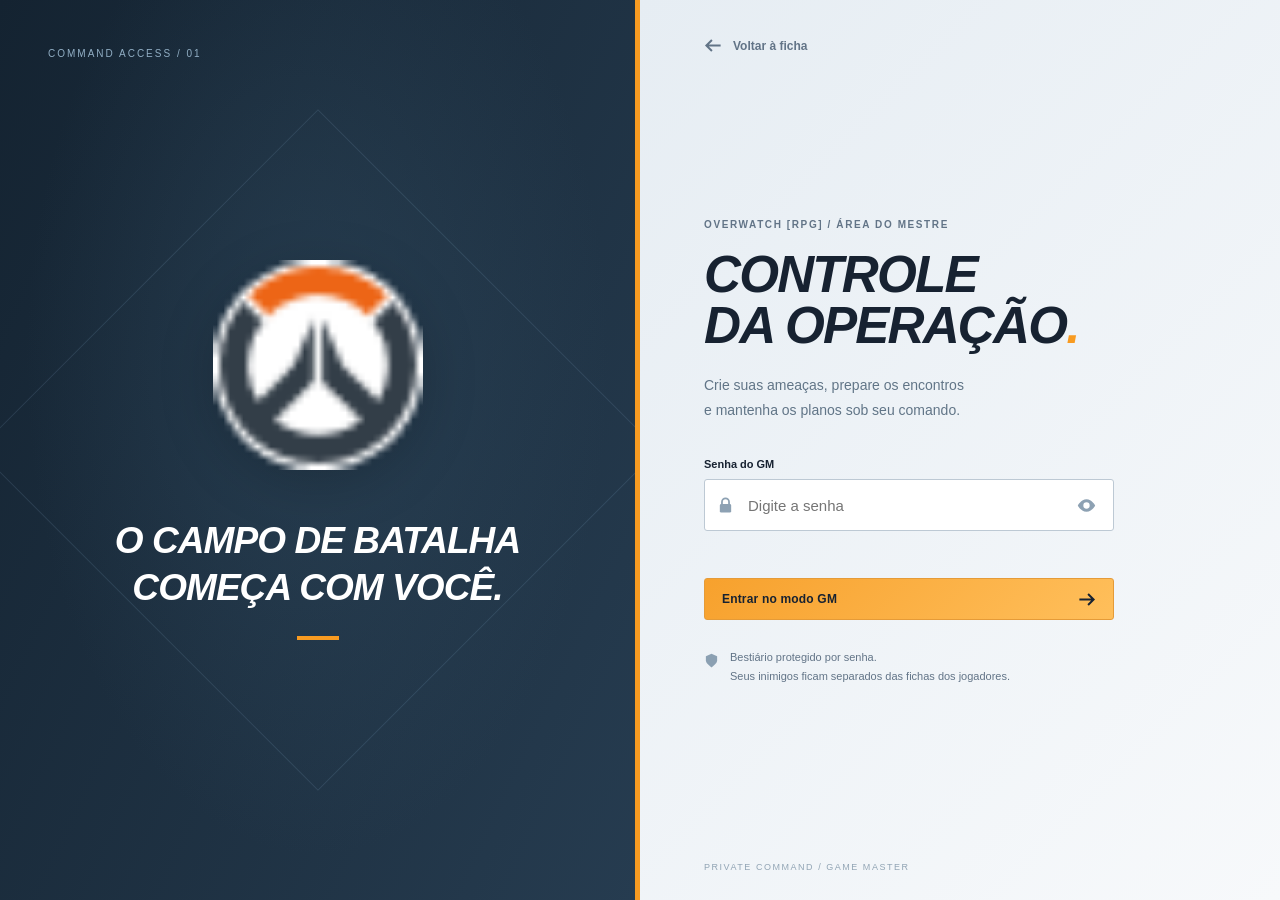
<file: gm.html>
<!DOCTYPE html>
<html lang="pt-BR">
<head>
<meta charset="UTF-8">
<meta name="viewport" content="width=device-width,initial-scale=1,viewport-fit=cover">
<meta name="theme-color" content="#142434">
<meta name="robots" content="noindex,nofollow">
<title>Modo GM — Overwatch RPG</title>
<link rel="stylesheet" href="gm.css?v=3">
<link rel="stylesheet" href="gm-sheet.css?v=1">
<link rel="icon" type="image/png" href="assets/overwatch-icon.png">
</head>
<body>
<section class="gate" id="gate" aria-label="Acesso ao modo GM">
 <div class="gate-art" aria-hidden="true"><div class="reticle reticle-one"></div><div class="reticle reticle-two"></div><span class="gate-coordinate">COMMAND ACCESS / 01</span><div class="gate-emblem"><img src="assets/overwatch-icon.png" alt=""></div><div class="gate-art-caption">O campo de batalha<br>começa com você.</div><div class="gate-art-line"></div></div>
 <div class="gate-form-side"><a class="back-link" href="index.html"><span class="ico i-arrow"></span>Voltar à ficha</a><div class="gate-form-wrap"><span class="eyebrow">OVERWATCH [RPG] / ÁREA DO MESTRE</span><h1>Controle<br>da operação<span>.</span></h1><p>Crie suas ameaças, prepare os encontros<br>e mantenha os planos sob seu comando.</p><form id="unlockForm"><label for="gmPassword">Senha do GM</label><div class="password-field"><span class="ico i-lock"></span><input id="gmPassword" name="gm-password" type="password" autocomplete="off" required placeholder="Digite a senha" aria-describedby="gateError"><button type="button" id="showPassword" aria-label="Mostrar senha" aria-pressed="false"><span class="ico i-eye"></span></button></div><p class="form-error" id="gateError" role="alert"></p><button class="button primary gate-submit" id="unlockBtn" type="submit">Entrar no modo GM <span class="ico i-arrow right"></span></button></form><div class="gate-foot"><span class="ico i-shield"></span>Bestiário protegido por senha.<br>Seus inimigos ficam separados das fichas dos jogadores.</div></div><span class="gate-bottom">PRIVATE COMMAND / GAME MASTER</span></div>
</section>

<div id="gmApp" hidden>
 <header class="topbar"><div class="brand"><img class="brand-mark" src="assets/overwatch-icon.png" alt="Overwatch"><div><b>OVERWATCH <span>[RPG]</span></b><small>CENTRAL DO MESTRE / FICHAS E ENCONTROS</small></div></div><nav class="gm-navigation" aria-label="Navegação do GM"><button class="nav-button active" data-view="bestiary"><span class="ico i-grid"></span><span>Bestiário</span><b id="navCount">0</b></button><button class="nav-button" data-view="characters"><span class="ico i-shield"></span><span>Personagens</span><b id="characterCount">0</b></button><button class="nav-button" data-view="templates"><span class="ico i-layers"></span><span>Modelos prontos</span><b id="templateCount">18</b></button><button class="nav-button" data-view="encounter"><span class="ico i-crosshair"></span><span>Encontro</span><b id="encounterCount">0</b></button></nav><div class="top-status" id="saveStatus" role="status">Salvo neste navegador</div><div class="top-actions"><a class="button ghost" href="index.html"><span class="ico i-arrow"></span><span class="desktop">Ficha de jogador</span></a><button class="button ghost" id="lockBtn"><span class="ico i-lock"></span><span class="desktop">Bloquear</span></button></div></header>
 <div class="workspace"><aside class="sidebar"><div class="sidebar-heading">CENTRAL DO MESTRE</div><div class="sidebar-heading folder-heading">PASTAS<button class="icon-button" id="newFolderBtn" aria-label="Criar pasta">+</button></div><div id="folderList" class="folder-list"></div><div class="sidebar-bottom"><button class="side-action" id="importBtn"><span class="ico i-import"></span>Importar JSON</button><button class="side-action" id="backupBtn"><span class="ico i-export"></span>Exportar backup</button><p>Salvo neste navegador.<br>Exporte um backup para levar seu bestiário com você.</p></div></aside>
 <main id="mainContent"><section class="page-heading"><div><span class="eyebrow" id="pageEyebrow">ARQUIVO DE AMEAÇAS</span><h1 id="pageTitle">Seu bestiário<span>.</span></h1><p id="pageSubtitle">De uma patrulha da Talon ao chefe da sua próxima missão.</p></div><button class="button primary" id="newEnemyBtn"><span class="ico i-plus"></span><span id="newEnemyLabel">Criar inimigo</span></button></section><div id="viewContent"></div></main></div>
</div>

<dialog id="editorDialog" class="modal editor-modal" aria-labelledby="editorTitle"><form id="enemyForm"><header class="modal-header"><div><span class="eyebrow">EDITOR DE FICHAS</span><h2 id="editorTitle">Criar inimigo</h2></div><button type="button" class="icon-button close" data-close="editorDialog" aria-label="Fechar editor">×</button></header><div class="editor-layout"><div class="editor-fields"><div class="editor-tabs" role="tablist" aria-label="Seções da ficha"><button type="button" role="tab" aria-selected="true" class="active" data-editor-tab="identity">Ficha</button><button type="button" role="tab" aria-selected="false" data-editor-tab="abilities">Habilidades</button><button type="button" role="tab" aria-selected="false" data-editor-tab="character" id="characterEditorTab" hidden>Personagem</button><button type="button" role="tab" aria-selected="false" data-editor-tab="notes">Notas do GM</button></div><div id="editorFields"></div></div><aside class="editor-preview"><div class="preview-label"><span class="status-dot"></span>PRÉVIA DA FICHA</div><div id="livePreview"></div></aside></div><footer class="modal-footer"><span id="draftStatus">Alterações serão salvas ao confirmar.</span><div><button type="button" class="button subtle" data-close="editorDialog">Cancelar</button><button type="submit" class="button primary"><span id="saveEnemyLabel">Salvar inimigo</span><span class="ico i-check"></span></button></div></footer></form></dialog>
<dialog id="detailDialog" class="modal detail-modal" aria-labelledby="detailTitle"><div id="detailContent"></div></dialog>
<dialog id="characterDialog" class="modal character-modal" aria-labelledby="characterTitle"><div id="characterContent"></div></dialog>
<dialog id="simpleDialog" class="modal simple-modal"><form id="simpleForm"><header class="modal-header"><h2 id="simpleTitle">Nome</h2><button type="button" class="icon-button close" data-close="simpleDialog" aria-label="Fechar">×</button></header><div class="simple-body"><p id="simpleMessage"></p><label class="field" id="simpleInputLabel"><span>Nome</span><input class="input" id="simpleInput" maxlength="100"></label></div><footer class="modal-footer"><button type="button" class="button subtle" data-close="simpleDialog">Cancelar</button><button type="submit" class="button primary" id="simpleConfirm">Confirmar</button></footer></form></dialog>
<input type="file" id="importFile" accept=".json,application/json" hidden><input type="file" id="portraitFile" accept="image/png,image/jpeg,image/webp,image/gif" hidden>
<div class="toast" id="toast" role="status"></div>
<script src="gm-core.js?v=3"></script><script src="gm-null-sector.js?v=1"></script><script src="gm-characters.js?v=1"></script><script src="gm-character-sheet.js?v=1"></script><script src="gm-vault.js?v=1"></script><script src="gm.js?v=3"></script>
</body></html>
</file>
<file: gm.css>
:root{color-scheme:light;--navy:#142434;--navy2:#223c51;--ink:#213649;--muted:#708295;--paper:#fff;--surface:#f3f7fa;--line:#cfdbe5;--orange:#f4a02a;--orange-light:#fff0d7;--red:#d34b59;--purple:#8864d4;--good:#27846b;--radius:7px;--shadow:0 12px 38px #14243412;font-family:Inter,"Segoe UI",Arial,sans-serif;color:var(--ink);background:#e4ebf1}*{box-sizing:border-box}[hidden]{display:none!important}body{margin:0}button,input,select,textarea{font:inherit}button,a,input,select,textarea{-webkit-tap-highlight-color:transparent}button,a{touch-action:manipulation}button{cursor:pointer}a{color:inherit}button:disabled{opacity:.6;cursor:wait}:focus-visible{outline:3px solid #f1a62d;outline-offset:3px}h1,h2,h3,p{margin:0}h1,h2,h3{letter-spacing:-.04em}h1,h2{font-style:italic}button{border:0}input,select,textarea{max-width:100%}textarea{resize:vertical;min-height:110px}.ico{display:inline-block;width:19px;height:19px;flex-shrink:0;background:currentColor;mask:var(--mask) center/contain no-repeat;-webkit-mask:var(--mask) center/contain no-repeat}.i-arrow{--mask:url("data:image/svg+xml,%3Csvg xmlns='http://www.w3.org/2000/svg' viewBox='0 0 24 24'%3E%3Cpath d='m10 5-7 7 7 7m-6-7h17' fill='none' stroke='black' stroke-width='2.5'/%3E%3C/svg%3E")}.ico.right{transform:rotate(180deg)}.i-lock{--mask:url("data:image/svg+xml,%3Csvg xmlns='http://www.w3.org/2000/svg' viewBox='0 0 24 24'%3E%3Crect x='4' y='10' width='16' height='12' rx='2'/%3E%3Cpath d='M7 10V7a5 5 0 0 1 10 0v3' fill='none' stroke='black' stroke-width='2.5'/%3E%3C/svg%3E")}.i-eye{--mask:url("data:image/svg+xml,%3Csvg xmlns='http://www.w3.org/2000/svg' viewBox='0 0 24 24'%3E%3Cpath d='M1 12s4-8 11-8 11 8 11 8-4 8-11 8S1 12 1 12Zm11-4a4 4 0 1 0 0 8 4 4 0 0 0 0-8Z' fill-rule='evenodd'/%3E%3C/svg%3E")}.i-shield{--mask:url("data:image/svg+xml,%3Csvg xmlns='http://www.w3.org/2000/svg' viewBox='0 0 24 24'%3E%3Cpath d='M12 1 3 5v7c0 5 9 11 9 11s9-6 9-11V5Z'/%3E%3C/svg%3E")}.i-grid{--mask:url("data:image/svg+xml,%3Csvg xmlns='http://www.w3.org/2000/svg' viewBox='0 0 24 24'%3E%3Cpath d='M2 2h8v8H2zm12 0h8v8h-8zM2 14h8v8H2zm12 0h8v8h-8z'/%3E%3C/svg%3E")}.i-layers{--mask:url("data:image/svg+xml,%3Csvg xmlns='http://www.w3.org/2000/svg' viewBox='0 0 24 24'%3E%3Cpath d='m12 1 11 6-11 6L1 7Zm-9 10 9 5 9-5 2 2-11 6-11-6Zm0 6 9 5 9-5 2 2-11 6-11-6Z'/%3E%3C/svg%3E")}.i-crosshair{--mask:url("data:image/svg+xml,%3Csvg xmlns='http://www.w3.org/2000/svg' viewBox='0 0 24 24'%3E%3Ccircle cx='12' cy='12' r='8' fill='none' stroke='black' stroke-width='2'/%3E%3Cpath d='M12 0v7m0 10v7M0 12h7m10 0h7' stroke='black' stroke-width='2'/%3E%3C/svg%3E")}.i-plus{--mask:url("data:image/svg+xml,%3Csvg xmlns='http://www.w3.org/2000/svg' viewBox='0 0 24 24'%3E%3Cpath d='M10 2h4v8h8v4h-8v8h-4v-8H2v-4h8Z'/%3E%3C/svg%3E")}.i-check{--mask:url("data:image/svg+xml,%3Csvg xmlns='http://www.w3.org/2000/svg' viewBox='0 0 24 24'%3E%3Cpath d='m3 12 6 6L21 5' fill='none' stroke='black' stroke-width='3'/%3E%3C/svg%3E")}.i-folder{--mask:url("data:image/svg+xml,%3Csvg xmlns='http://www.w3.org/2000/svg' viewBox='0 0 24 24'%3E%3Cpath d='M1 4h8l3 3h11v14H1Z'/%3E%3C/svg%3E")}.i-import{--mask:url("data:image/svg+xml,%3Csvg xmlns='http://www.w3.org/2000/svg' viewBox='0 0 24 24'%3E%3Cpath d='M12 1v14m-6-6 6 6 6-6M3 16v6h18v-6' fill='none' stroke='black' stroke-width='2.5'/%3E%3C/svg%3E")}.i-export{transform:rotate(180deg);--mask:url("data:image/svg+xml,%3Csvg xmlns='http://www.w3.org/2000/svg' viewBox='0 0 24 24'%3E%3Cpath d='M12 1v14m-6-6 6 6 6-6M3 16v6h18v-6' fill='none' stroke='black' stroke-width='2.5'/%3E%3C/svg%3E")}.button{display:inline-flex;align-items:center;justify-content:center;gap:9px;min-height:42px;padding:10px 17px;border-radius:4px;text-decoration:none;font-size:12px;font-weight:800;border:1px solid transparent;white-space:normal;transition:background .15s,transform .15s}.button:hover{transform:translateY(-1px)}.primary{background:var(--orange);color:#172a3a;box-shadow:0 3px 0 #d78616}.primary:hover{background:#ffb74d}.subtle{background:#edf2f6;color:var(--ink);border-color:var(--line)}.danger{background:#fff0f1;color:#af3544;border-color:#e6b5bd}.small{min-height:34px;padding:7px 10px;font-size:11px}.ghost{background:transparent;color:#d9e5ee;border-color:#ffffff24}.icon-button{background:transparent;display:inline-grid;place-items:center;color:inherit;border-radius:4px;font-size:22px;width:35px;height:35px}.icon-button:hover{background:#7c91a51c}.eyebrow{font-size:10px;letter-spacing:.16em;font-weight:800;color:var(--muted);line-height:1.6}.gate{min-height:100svh;display:grid;grid-template-columns:1fr 1fr}.gate-art{position:relative;display:flex;flex-direction:column;justify-content:center;align-items:center;min-height:700px;background:radial-gradient(ellipse at 45% 40%,#32516a88,transparent 55%),repeating-linear-gradient(0deg,transparent 0 63px,#ffffff05 64px),repeating-linear-gradient(90deg,transparent 0 63px,#ffffff05 64px),#142434;color:white;overflow:hidden}.gate-art:before{content:"";position:absolute;width:480px;height:480px;border:1px solid #91b7d927;transform:rotate(45deg)}.gate-coordinate{position:absolute;top:48px;left:48px;font-size:10px;letter-spacing:.2em;color:#91aec4}.gate-emblem{font-size:66px;font-weight:900;font-style:italic;letter-spacing:-.1em;border:4px solid var(--orange);width:142px;height:155px;display:grid;place-items:center;clip-path:polygon(50% 0,100% 20%,100% 75%,50% 100%,0 75%,0 20%);background:linear-gradient(145deg,#263f54,#142434);z-index:1}.gate-art-caption{font-size:29px;line-height:1.25;font-weight:750;font-style:italic;letter-spacing:-.03em;text-align:center;margin-top:36px;z-index:1}.gate-art-line{width:42px;height:4px;background:var(--orange);margin-top:25px}.reticle{position:absolute;border:1px solid #ffffff12;border-radius:50%;width:370px;height:370px;top:50%;left:50%;transform:translate(-50%,-60%)}.reticle-two{width:510px;height:510px;border-style:dashed}.gate-form-side{padding:42px 10%;position:relative;display:flex;align-items:center;background:#f5f8fa}.back-link{position:absolute;top:36px;display:flex;gap:10px;align-items:center;text-decoration:none;color:var(--muted);font-size:12px;font-weight:700}.gate-form-wrap{width:100%;max-width:410px}.gate-form-wrap h1{font-size:clamp(38px,4.5vw,62px);line-height:1.02;letter-spacing:-.05em;margin:17px 0 22px;font-weight:850}.gate-form-wrap h1 span{color:var(--orange)}.gate-form-wrap>p{font-size:14px;line-height:1.8;color:var(--muted)}#unlockForm{margin-top:35px}#unlockForm>label{display:block;font-size:11px;font-weight:800;margin-bottom:9px}.password-field{display:flex;align-items:center;gap:12px;border:1px solid #bacbd9;border-radius:4px;background:white;padding:0 12px}.password-field>.ico{color:#8da1b3;width:17px}.password-field input{width:100%;height:50px;border:0;outline:0;background:transparent;color:var(--ink);font-size:15px;min-width:0}.password-field:focus-within{border-color:var(--orange);box-shadow:0 0 0 3px #f4a02a20}.password-field button{background:none;color:#8da1b3;display:grid;place-items:center;padding:5px}.gate-submit{width:100%;margin-top:8px;justify-content:space-between}.form-error{color:#bc4052;min-height:23px;font-size:12px;line-height:1.5;margin:8px 0}.gate-foot{font-size:10px;line-height:1.7;color:var(--muted);margin-top:28px;padding-left:26px;position:relative}.gate-foot .ico{position:absolute;left:0;top:3px;width:15px;color:#8ba0b2}.gate-bottom{position:absolute;bottom:28px;font-size:9px;letter-spacing:.17em;color:#91a4b4}.topbar{height:75px;background:linear-gradient(105deg,#132333,#294257);color:#fff;display:flex;align-items:center;gap:20px;padding:0 27px;border-bottom:3px solid var(--orange);position:sticky;top:0;z-index:15}.brand{display:flex;align-items:center;gap:13px}.brand-mark{display:grid;place-items:center;background:var(--orange);color:#182d40;width:39px;height:39px;font-style:italic;font-weight:950;font-size:15px;clip-path:polygon(0 0,100% 0,100% 80%,80% 100%,0 100%)}.brand b{font-size:14px;letter-spacing:.01em}.brand b span{color:#b5c8d6;font-weight:400}.brand small{display:block;color:#8ba6bc;font-size:8px;letter-spacing:.18em;margin-top:5px}.top-status{margin-left:auto;color:#91baae;font-size:10px;display:flex;align-items:center;gap:7px}.top-status:before{content:"";width:5px;height:5px;border-radius:50%;background:currentColor}.top-status.error{color:#ffc0c5}.top-actions{display:flex;gap:7px}.workspace{display:grid;grid-template-columns:216px minmax(0,1fr);min-height:calc(100svh - 75px)}.sidebar{background:#1a2c3e;color:#8fa8bc;padding:28px 16px;display:flex;flex-direction:column;position:sticky;top:75px;height:calc(100svh - 75px);overflow-y:auto}.sidebar-heading{font-size:8px;letter-spacing:.14em;font-weight:850;margin:0 11px 17px;color:#67859d}.nav-button{display:flex;align-items:center;gap:11px;width:100%;padding:14px 13px;margin-bottom:6px;border-radius:4px;font-size:12px;font-weight:700;text-align:left;background:transparent;color:#91a9bd}.nav-button .ico{width:16px;height:16px}.nav-button b{margin-left:auto;font-size:9px;background:#ffffff0a;padding:3px 6px;border-radius:3px}.nav-button:hover{background:#ffffff07;color:#fff}.nav-button.active{background:#30475d;color:#fff;box-shadow:inset 3px 0 0 var(--orange)}.nav-button.active .ico{color:var(--orange)}.folder-heading{margin-top:33px;display:flex;justify-content:space-between;align-items:center;margin-bottom:7px}.folder-heading .icon-button{width:25px;height:25px;font-size:18px}.folder-row{display:flex;align-items:center;gap:2px;border-radius:3px}.folder-row.active{background:#ffffff0c}.folder-row>button:first-child{background:none;color:#91a9bd;display:flex;gap:8px;padding:9px 11px;align-items:center;width:100%;text-align:left;font-size:11px;min-width:0}.folder-row .ico{width:13px;height:13px}.folder-row span{overflow:hidden;text-overflow:ellipsis;white-space:nowrap}.folder-row .icon-button{font-size:15px;width:25px;height:28px;opacity:.55}.folder-row.active>button:first-child{color:#fff}.sidebar-bottom{margin-top:auto;padding-top:30px}.side-action{display:flex;align-items:center;gap:10px;background:none;color:#91a9bd;font-size:11px;padding:11px;width:100%;text-align:left}.side-action:hover{color:white}.side-action .ico{width:15px;height:15px}.sidebar-bottom p{font-size:9px;line-height:1.8;color:#607f98;border-top:1px solid #ffffff0a;padding:18px 10px 0;margin-top:10px}main{padding:36px clamp(20px,3vw,48px) 60px;min-width:0;background:radial-gradient(ellipse at 80% 0,#f7fafc,#e4ebf1 65%)}.page-heading{display:flex;justify-content:space-between;align-items:center;gap:20px;margin-bottom:28px}.page-heading h1{font-size:35px;margin-top:6px;font-weight:850}.page-heading h1 span{color:var(--orange)}.page-heading p{font-size:12px;line-height:1.7;color:var(--muted);margin-top:9px}.metrics{display:grid;grid-template-columns:repeat(4,minmax(0,1fr));gap:12px;margin-bottom:26px}.metric{background:#ffffffa6;border:1px solid var(--line);border-radius:5px;padding:16px 18px;display:flex;gap:14px;align-items:center}.metric .metric-icon{width:37px;height:39px;display:grid;place-items:center;background:#e6edf3;color:#708a9d;border-radius:4px;font-size:16px;font-weight:900;font-style:italic}.metric:nth-child(2) .metric-icon{background:#fae9ec;color:var(--red)}.metric:nth-child(3) .metric-icon{background:#eee8fa;color:var(--purple)}.metric:nth-child(4) .metric-icon{background:#fff0d5;color:#ad7627}.metric b{display:block;font-size:23px;line-height:1}.metric small{display:block;font-size:9px;color:var(--muted);margin-top:7px}.toolbar{display:flex;gap:10px;flex-wrap:wrap;align-items:center;margin-bottom:17px}.search{flex:1;min-width:180px;position:relative}.search .ico{position:absolute;left:13px;top:12px;width:15px;color:#8da0b2}.input{width:100%;min-height:41px;background:#fff;border:1px solid #c6d3de;border-radius:4px;padding:10px 11px;font-size:12px;color:var(--ink);min-width:0}.input:focus{border-color:#e8a546;outline:2px solid #f4a02a1a}.search .input{padding-left:38px}.toolbar select{width:auto;max-width:180px}.chips{display:flex;gap:6px;flex-wrap:wrap;margin-bottom:20px}.chip{padding:8px 12px;min-height:34px;background:#f5f8fa;border:1px solid #cbd7e1;color:#74889a;font-size:10px;font-weight:750;border-radius:4px}.chip.active{background:#253e53;color:#fff;border-color:#253e53}.result-line{font-size:10px;color:#8b9eaf;display:flex;justify-content:space-between;margin:20px 0 12px;gap:8px}.text-button{color:#768b9e;background:transparent;text-decoration:underline;font-size:10px}.enemy-grid{display:grid;grid-template-columns:repeat(auto-fill,minmax(min(100%,255px),1fr));gap:16px}.enemy-card{--faction:#5b8fbb;background:#fff;border:1px solid #cedae4;border-radius:5px;overflow:hidden;box-shadow:var(--shadow);display:flex;flex-direction:column;position:relative;min-width:0}.enemy-card[data-faction="Talon"],.faction-talon{--faction:var(--red)}.enemy-card[data-faction="Setor Nulo"],.faction-null{--faction:var(--purple)}.enemy-card.is-boss{border-color:#cfac67}.enemy-card:hover{border-color:var(--faction);box-shadow:0 10px 30px #14243420}.card-art{height:126px;background:linear-gradient(115deg,#1a2c3c,#32485c);position:relative;overflow:hidden;display:flex;align-items:center;justify-content:center;border-top:3px solid var(--faction)}.card-art:before{content:"";position:absolute;inset:0;background:repeating-linear-gradient(120deg,transparent 0 28px,#ffffff03 28px 30px)}.card-art .faction-glyph{font-size:83px;font-weight:900;font-style:italic;color:var(--faction);opacity:.38;transform:skew(-10deg);letter-spacing:-.12em}.card-art img{width:100%;height:100%;object-fit:cover;object-position:center 30%}.card-art .card-faction{position:absolute;top:11px;left:13px;background:#132536c9;color:#dfebf3;font-size:8px;font-weight:800;letter-spacing:.08em;padding:5px 7px;border-left:2px solid var(--faction)}.card-tier{position:absolute;right:11px;top:11px;background:#ffffffeb;color:#20384d;font-size:9px;font-weight:900;padding:5px 7px}.card-grade{position:absolute;bottom:10px;left:13px;font-size:9px;letter-spacing:.13em;font-weight:850;color:#cfdeea}.card-body{padding:17px 17px 12px;flex:1}.card-title{background:none;text-align:left;padding:0;color:var(--ink);font-size:18px;font-style:italic;line-height:1.15;letter-spacing:-.03em;font-weight:850;overflow-wrap:anywhere}.card-title:hover{color:var(--faction)}.card-subtitle{font-size:9px;color:#8397a8;margin-top:7px}.card-description{font-size:11px;line-height:1.7;color:#8395a5;margin-top:11px;display:-webkit-box;-webkit-line-clamp:2;-webkit-box-orient:vertical;overflow:hidden;min-height:37px}.card-stats{display:grid;grid-template-columns:1.25fr 1fr 1fr;gap:6px;margin-top:16px}.card-stats div{border:1px solid #dde5ec;border-radius:3px;padding:8px 9px;background:#f6f9fb}.card-stats small{display:block;color:#8c9ead;font-size:8px;letter-spacing:.04em;text-transform:uppercase}.card-stats b{display:block;font-size:17px;margin-top:3px;color:#345065}.card-stats div:first-child b{color:var(--faction)}.card-footer{padding:10px 15px 14px;display:flex;align-items:center;gap:7px}.card-footer .button{flex:1}.card-footer .icon-button{font-size:20px;color:#8094a4}.template-heading{font-size:15px;font-style:italic;margin:25px 0 16px;display:flex;align-items:center;gap:10px}.template-heading:before{content:"";height:17px;width:4px;background:var(--faction,var(--orange))}.template-note{font-size:11px;color:#7a8e9f;line-height:1.8;background:#ffffffa6;border:1px solid var(--line);border-radius:5px;padding:14px 17px}.empty-state{background:linear-gradient(125deg,#fff,#f0f6fa);border:1px dashed #bacbd9;border-radius:6px;display:flex;align-items:center;justify-content:center;flex-direction:column;padding:43px 25px;text-align:center;gap:13px}.empty-mark{width:53px;height:55px;background:#e8eff5;color:#8da6bb;display:grid;place-items:center;clip-path:polygon(50% 0,100% 25%,100% 75%,50% 100%,0 75%,0 25%);font-size:21px;font-weight:900;font-style:italic}.empty-state h2{font-size:23px}.empty-state p{color:#8b9ead;font-size:12px;line-height:1.8;max-width:430px}.empty-state>div:last-child{display:flex;gap:8px;flex-wrap:wrap;justify-content:center}.quick-models{margin-top:25px}.quick-models>div{display:grid;grid-template-columns:repeat(3,1fr);gap:10px}.quick-model{display:flex;gap:12px;text-align:left;align-items:center;padding:13px;background:#ffffffa6;border:1px solid var(--line);border-radius:4px;color:var(--ink)}.quick-model b{font-size:11px;display:block}.quick-model small{font-size:9px;color:var(--muted);display:block;margin-top:4px}.quick-glyph{display:grid;place-items:center;background:#eee6f9;color:var(--faction,var(--purple));font-size:22px;font-weight:900;width:33px;height:37px;font-style:italic}.modal{padding:0;border:1px solid #b7c7d5;border-radius:7px;width:min(1100px,calc(100% - 36px));max-height:92svh;box-shadow:0 30px 110px #07132380;color:var(--ink);background:#f5f8fa}.modal::backdrop{background:#0a1728b8;backdrop-filter:blur(5px)}.modal-header{padding:20px 25px;background:linear-gradient(105deg,#1a2c3e,#304b63);color:#fff;display:flex;gap:15px;justify-content:space-between;align-items:center}.modal-header .eyebrow{color:#8da6bd;font-size:8px}.modal-header h2{font-size:24px;margin-top:4px}.modal-header .close{color:#becfdd}.editor-layout{display:grid;grid-template-columns:minmax(0,1.45fr) minmax(280px,1fr)}.editor-fields{padding:0 24px 25px;min-width:0}.editor-tabs{display:flex;gap:5px;padding:15px 0;position:sticky;top:0;background:#f5f8fa;z-index:1}.editor-tabs button{background:#e9eff4;padding:10px 15px;border-radius:3px;font-size:11px;font-weight:800;color:#7c91a4}.editor-tabs button.active{background:#263f54;color:#fff;box-shadow:inset 0 -3px var(--orange)}.form-grid{display:grid;grid-template-columns:repeat(2,minmax(0,1fr));gap:13px;margin:14px 0}.form-grid .wide{grid-column:1/-1}.form-grid.three{grid-template-columns:repeat(3,minmax(0,1fr))}.field{display:block;min-width:0}.field>span{display:block;color:#70869a;font-size:10px;font-weight:750;margin-bottom:7px}.field input,.field select,.field textarea{display:block}.section-label{display:flex;align-items:center;justify-content:space-between;gap:10px;font-size:12px;font-weight:850;margin:24px 0 12px;border-top:1px solid #d4dfe7;padding-top:20px}.helper{font-size:10px;line-height:1.7;color:#8298aa}.stat-inputs{display:grid;grid-template-columns:repeat(5,minmax(0,1fr));gap:7px}.stat-inputs .field{text-align:center;background:#eaf0f5;border:1px solid #d1dee8;border-radius:4px;padding:12px 5px 7px}.stat-inputs .field>span{font-size:8px}.stat-inputs input{font-size:22px;font-weight:850;text-align:center;border:0;background:none;padding:5px 0;min-width:0;width:100%;color:#2c465d}.advanced{margin-top:17px;border:1px solid var(--line);border-radius:4px}.advanced summary{font-size:11px;font-weight:700;padding:12px;color:#70879a;cursor:pointer}.advanced>div{padding:0 12px 12px}.editor-preview{background:#e6edf3;padding:22px;min-width:0;border-left:1px solid var(--line)}.preview-label{display:flex;align-items:center;gap:7px;font-size:8px;font-weight:850;letter-spacing:.14em;color:#7891a6;margin-bottom:15px}.status-dot{display:inline-block;width:5px;height:5px;border-radius:50%;background:#5aa590}.preview-card{background:#fff;border:1px solid var(--line);border-radius:4px;overflow:hidden;min-width:0}.preview-card .card-art{height:160px}.preview-name{padding:17px;font-style:italic;font-size:25px;font-weight:850;line-height:1.15;overflow-wrap:anywhere}.preview-role{font-size:10px;color:var(--muted);padding:0 17px 17px}.preview-attrs{display:grid;grid-template-columns:repeat(5,1fr);padding:13px 10px;background:#f1f6f9;gap:3px}.preview-attrs div{text-align:center}.preview-attrs small{display:block;font-size:7px;color:#879eb0;text-transform:uppercase}.preview-attrs b{display:block;font-size:18px;color:#37526b;margin-top:4px}.preview-derived{display:grid;grid-template-columns:repeat(2,minmax(0,1fr));gap:8px;padding:15px}.preview-derived div{background:#f3f7fa;border:1px solid #dde7ee;border-radius:3px;padding:10px}.preview-derived small{font-size:8px;color:#8b9ead;display:block}.preview-derived b{font-size:20px;display:block;margin-top:5px}.preview-derived div:first-child b{color:var(--faction,#427da9)}.preview-tip{font-size:10px;line-height:1.8;color:#89a0b2;margin-top:13px}.modal-footer{position:sticky;bottom:0;display:flex;justify-content:space-between;align-items:center;gap:12px;background:#fff;border-top:1px solid var(--line);padding:15px 23px;z-index:2}.modal-footer>span{font-size:9px;line-height:1.5;color:#8ca0b0}.modal-footer>div{display:flex;gap:8px}.ability-editor{border:1px solid #d0dce5;border-radius:4px;background:white;padding:14px;margin-bottom:12px}.ability-editor-head{display:flex;align-items:center;justify-content:space-between;gap:8px;margin-bottom:13px}.ability-editor-head b{font-size:10px;font-weight:850;color:#577286;text-transform:uppercase}.ability-editor-head>div{display:flex;gap:3px}.ability-editor .form-grid{gap:9px;margin:9px 0}.ability-editor .form-grid.three .field>span{font-size:9px}.ability-editor textarea{min-height:120px}.add-ability{width:100%;border:1px dashed #b7cad9;background:#eef4f8;color:#526f86;padding:14px;font-size:12px;font-weight:750;border-radius:4px}.detail-modal{width:min(820px,calc(100% - 36px))}.detail-top{padding:25px;background:linear-gradient(100deg,#1b2c3d,#30495e);color:white;position:relative;border-top:4px solid var(--faction,var(--orange))}.detail-top .close{position:absolute;top:12px;right:12px;color:#c3d1dc}.detail-top h2{font-size:34px;margin-top:9px;padding-right:30px;overflow-wrap:anywhere}.detail-tags{display:flex;gap:6px;flex-wrap:wrap;margin-top:12px}.tag{font-size:9px;border:1px solid #ffffff2b;padding:5px 8px;border-radius:3px;background:#ffffff09}.detail-top p{font-size:12px;line-height:1.8;color:#b1c3d3;margin-top:16px}.detail-body{padding:24px}.detail-stats{display:grid;grid-template-columns:repeat(4,minmax(0,1fr));gap:9px;margin-bottom:19px}.detail-stats>div{background:#fff;border:1px solid var(--line);padding:13px;border-radius:4px}.detail-stats small{font-size:9px;color:#839bad;display:block}.detail-stats b{font-size:23px;display:block;margin-top:5px}.detail-attrs{display:flex;gap:9px;flex-wrap:wrap;margin:0 0 26px}.detail-attrs span{font-size:10px;color:#7891a5;border:1px solid var(--line);background:white;padding:7px 10px;border-radius:3px}.read-ability{background:white;border:1px solid var(--line);border-left:3px solid #6f92ad;border-radius:4px;padding:15px 17px;margin-bottom:10px}.read-ability.passive{border-left-color:var(--orange)}.read-ability.ultimate{border-left-color:var(--purple)}.read-ability h3{font-size:15px}.read-ability .ability-meta{font-size:9px;color:#8199ad;line-height:1.8;margin:6px 0}.read-ability .ability-number{font-size:14px;color:#345d7c;font-weight:800;margin-bottom:8px}.read-ability p,.notes-box{white-space:pre-wrap;overflow-wrap:anywhere;font-size:12px;line-height:1.85;color:#617c91}.notes-box{padding:17px;background:#fff6e6;border:1px solid #e8d5b3;border-radius:4px;margin-top:20px;color:#967a49}.detail-actions{display:flex;flex-wrap:wrap;gap:7px}.detail-actions .button{flex:1;min-width:105px}.simple-modal{width:min(440px,calc(100% - 30px))}.simple-modal .modal-header h2{font-size:20px}.simple-body{padding:23px}.simple-body p{font-size:12px;line-height:1.8;color:#7d93a5;margin-bottom:17px}.encounter-top{background:white;border:1px solid var(--line);padding:17px;border-radius:5px;display:flex;align-items:center;gap:13px;margin-bottom:18px;flex-wrap:wrap}.encounter-name{flex:1;min-width:180px}.encounter-name input{font-size:17px;font-weight:800;font-style:italic}.round-counter{display:flex;align-items:center;gap:9px;font-size:11px;color:#6a859a}.round-counter b{font-size:23px;color:var(--ink);min-width:24px}.encounter-list{display:grid;gap:13px}.combatant{background:#fff;border:1px solid var(--line);border-left:4px solid var(--faction,#668eae);border-radius:5px;padding:18px;min-width:0}.combatant.down{opacity:.55;background:#f1f5f8}.combatant-head{display:flex;align-items:center;justify-content:space-between;gap:12px}.combatant-head h3{font-size:20px;font-style:italic;overflow-wrap:anywhere}.combatant-head small{font-size:9px;color:#91a5b5;display:block;margin-top:5px}.combatant-head>div:last-child{display:flex;align-items:center;gap:9px}.initiative{display:flex;align-items:center;gap:7px;font-size:9px;color:#879db0}.initiative input{width:58px;min-height:34px;font-size:14px;text-align:center}.combatant-grid{display:grid;grid-template-columns:1.6fr 1fr;gap:20px;margin-top:18px}.hp-line{display:flex;justify-content:space-between;align-items:center;font-size:10px;font-weight:800;margin-bottom:8px;color:#88a0b4}.hp-line b{color:#3b5c76;font-size:18px}.hp-bar{height:7px;background:#e6edf3;border-radius:2px;overflow:hidden}.hp-bar>div{height:100%;background:var(--faction,#6c9eb2);transition:width .15s}.resource-controls{display:flex;align-items:center;gap:5px;margin-top:10px;flex-wrap:wrap}.resource-controls button{min-width:32px;height:30px;border-radius:3px;background:#edf3f7;border:1px solid #d4e0e9;font-size:10px;font-weight:750;color:#68859b}.resource-controls .current-input{width:65px;font-size:12px;min-height:31px;padding:5px;text-align:center}.combatant-bottom{border-top:1px solid #e2eaf0;padding-top:13px;margin-top:14px;display:flex;align-items:center;gap:7px;flex-wrap:wrap}.condition-pill{background:#fbeded;color:#b36370;border:1px solid #ebc8cf;padding:5px 8px;font-size:9px;border-radius:3px}.combatant-bottom select{width:150px;font-size:10px;min-height:31px;padding:6px}.combatant-bottom .button{margin-left:auto}.combatant-stats{display:flex;gap:11px;flex-wrap:wrap;font-size:9px;color:#8ba1b3;margin-top:11px}.combatant-stats b{color:#476b85}.encounter-hint{font-size:10px;line-height:1.8;color:#8fa3b4;margin-top:17px}.toast{position:fixed;bottom:23px;left:50%;transform:translate(-50%,20px);opacity:0;pointer-events:none;background:#1b3348;color:white;border-left:4px solid var(--orange);padding:14px 20px;border-radius:4px;font-size:12px;line-height:1.6;z-index:1000;box-shadow:0 10px 30px #10213144;max-width:calc(100% - 35px);transition:.2s}.toast.show{opacity:1;transform:translate(-50%,0)}.toast.error{border-left-color:#eb7a83}.toast.in-dialog{position:static;max-width:100%;margin:10px 0;transform:none}
@media(min-width:1500px){main{padding-left:55px;padding-right:55px}.enemy-grid{grid-template-columns:repeat(auto-fill,minmax(285px,1fr))}}
@media(max-width:1100px){.metrics{grid-template-columns:repeat(2,minmax(0,1fr))}.workspace{grid-template-columns:190px minmax(0,1fr)}.sidebar{padding:23px 12px}.nav-button{padding:13px 10px;gap:8px}.page-heading h1{font-size:30px}.page-heading p{max-width:380px}.editor-layout{grid-template-columns:minmax(0,1.4fr) minmax(240px,1fr)}.editor-fields{padding-left:17px;padding-right:17px}.editor-preview{padding:17px}.quick-models>div{grid-template-columns:1fr}.top-status{max-width:130px;line-height:1.5}.gate-form-side{padding:40px 9%}.gate-art{min-height:650px}}
@media(max-width:760px){.gate{grid-template-columns:1fr}.gate-art{display:none}.gate-form-side{min-height:100svh;padding:100px 8% 80px;justify-content:center}.gate-form-wrap{max-width:410px}.gate-form-wrap h1{font-size:45px}.back-link{top:28px}.gate-bottom{bottom:22px}.gate-submit{min-height:48px}.password-field input{font-size:16px}.topbar{height:69px;padding:0 14px;gap:8px}.brand{gap:8px}.brand b{font-size:12px}.brand small{font-size:6px}.brand-mark{width:32px;height:35px;font-size:13px}.desktop{display:none}.top-actions{margin-left:auto;gap:5px}.top-actions .button{padding:9px;min-height:40px}.top-status{position:absolute;top:52px;left:55px;font-size:7px;max-width:220px}.workspace{display:flex;flex-direction:column}.sidebar{position:sticky;top:69px;z-index:12;height:auto;width:100%;padding:7px 11px;background:#20364a;display:block;overflow:visible}.sidebar-heading,.folder-list,.sidebar-bottom{display:none}.sidebar nav{display:flex;gap:5px}.nav-button{margin:0;padding:10px 7px;min-height:42px;justify-content:center;font-size:10px;gap:6px;flex:1}.nav-button .ico{width:13px;height:13px}.nav-button b{margin-left:2px;font-size:8px;padding:3px 4px}.nav-button.active{box-shadow:inset 0 -3px var(--orange)}main{padding:25px 13px 40px}.page-heading{align-items:flex-start;gap:9px;flex-wrap:wrap;margin-bottom:20px}.page-heading>div{flex:1;min-width:180px}.page-heading .eyebrow{font-size:8px}.page-heading h1{font-size:31px}.page-heading p{font-size:11px;line-height:1.7}.page-heading>.button{font-size:11px;padding:10px 12px;min-height:42px}.page-heading>.button .ico{width:13px}.metrics{gap:8px;margin-bottom:18px}.metric{padding:11px 12px;gap:11px}.metric b{font-size:22px}.metric small{font-size:8px}.metric .metric-icon{width:29px;height:33px;font-size:14px}.toolbar{gap:7px}.toolbar .search{min-width:100%;flex-basis:100%}.toolbar select{flex:1;width:100%;max-width:none;font-size:12px}.input{font-size:16px;min-height:44px}.chips{gap:5px;margin-bottom:15px}.chip{font-size:11px;min-height:37px;padding:9px 11px}.enemy-grid{grid-template-columns:repeat(auto-fill,minmax(min(100%,255px),1fr));gap:13px}.card-art{height:132px}.card-title{font-size:22px}.card-description{font-size:13px;min-height:43px}.card-subtitle{font-size:11px}.card-faction,.card-tier,.card-grade{font-size:10px!important}.card-stats small{font-size:9px}.card-stats b{font-size:21px}.card-footer .button{min-height:42px;font-size:12px}.button.small{min-height:40px;font-size:12px}.result-line,.text-button{font-size:11px}.quick-model b{font-size:13px}.quick-model small{font-size:11px}.template-note{font-size:12px}.modal{max-height:96svh;width:calc(100% - 16px)}.modal-header{padding:17px}.modal-header h2{font-size:22px}.editor-layout{display:flex;flex-direction:column}.editor-fields{padding:0 15px 20px}.editor-preview{border-left:0;border-top:1px solid var(--line);padding:18px}.editor-preview .card-art{height:110px}.editor-preview .preview-name{font-size:22px}.editor-tabs{gap:5px;padding:12px 0;overflow:auto}.editor-tabs button{font-size:12px;min-height:42px;padding:9px 12px;white-space:nowrap}.field>span{font-size:11px}.form-grid{gap:10px}.form-grid.three{grid-template-columns:repeat(2,minmax(0,1fr))}.stat-inputs{grid-template-columns:repeat(3,minmax(0,1fr))}.stat-inputs .field>span{font-size:10px}.stat-inputs input{font-size:26px}.stat-inputs .field:nth-last-child(-n+2){grid-column:auto}.helper{font-size:11px}.section-label{font-size:13px;flex-wrap:wrap}.section-label .button{font-size:10px;min-height:36px}.advanced summary{font-size:12px;min-height:42px}.modal-footer{padding:12px 14px;gap:9px}.modal-footer>span{display:none}.modal-footer>div{width:100%;justify-content:flex-end}.modal-footer .button{min-height:44px}.ability-editor{padding:11px}.ability-editor-head b{font-size:11px}.ability-editor .form-grid.three .field>span{font-size:10px}.ability-editor-head .icon-button{width:32px;height:36px}.ability-editor textarea{min-height:140px;font-size:14px}.add-ability{font-size:13px;min-height:46px}.detail-top{padding:20px}.detail-top h2{font-size:29px}.detail-top p{font-size:13px}.tag{font-size:10px}.detail-body{padding:16px}.detail-stats{grid-template-columns:repeat(2,minmax(0,1fr));gap:8px}.detail-attrs span{font-size:11px}.read-ability h3{font-size:17px}.read-ability .ability-meta{font-size:11px}.read-ability p,.notes-box{font-size:13px}.detail-actions .button{font-size:11px;min-width:80px}.combatant{padding:13px}.combatant-head h3{font-size:18px}.combatant-head small{font-size:10px}.combatant-head>div:first-child{min-width:0}.combatant-head>div:last-child{gap:3px}.combatant-grid{grid-template-columns:1fr;gap:16px}.combatant-bottom select{min-height:40px;font-size:12px}.condition-pill{font-size:11px;padding:8px}.resource-controls button{height:39px;min-width:39px;font-size:12px}.resource-controls .current-input{min-height:39px;font-size:15px;width:75px}.combatant-stats{font-size:11px;gap:9px}.hp-line{font-size:11px}.initiative{font-size:8px;display:block;text-align:center}.initiative input{font-size:16px;width:47px}.encounter-name{min-width:100%}.round-counter{font-size:12px}.encounter-hint{font-size:12px}.mobile-tools{display:flex!important;gap:6px;flex-wrap:wrap;margin-bottom:17px}.mobile-tools .button{font-size:11px;min-height:38px}.empty-state{padding:30px 17px}.empty-state p{font-size:13px}.empty-state h2{font-size:23px}}
@media(max-width:760px){.sidebar nav{display:grid;grid-template-columns:repeat(3,minmax(0,1fr))}.nav-button{min-width:0;padding:9px 4px;gap:4px}.nav-button span:not(.ico){min-width:0;overflow-wrap:anywhere}.modal{max-width:calc(100% - 16px)}.editor-tabs{display:grid;grid-template-columns:repeat(3,minmax(0,1fr));overflow:visible}.editor-tabs button{min-width:0;white-space:normal;padding:9px 5px;font-size:11px}}
@media(max-width:360px){.nav-button b{display:none}}
.card-art.has-cutout{height:180px;background:radial-gradient(ellipse at 50% 70%,#4f42617a,transparent 65%),linear-gradient(115deg,#192b3d,#2e4054)}.card-art img.fit-contain{object-fit:contain;object-position:center;padding:5px 28px}.detail-visual{float:right;width:200px;height:235px;margin:8px 6px 15px 22px;background:#12253670;border:1px solid #ffffff13;border-radius:5px;overflow:hidden}.detail-visual img{width:100%;height:100%;object-fit:cover}.detail-visual img.fit-contain{object-fit:contain;padding:8px}.detail-top:after{content:"";display:block;clear:both}
@media(max-width:600px){.detail-visual{float:none;width:100%;height:210px;margin:15px 0 17px}.card-art.has-cutout{height:190px}}
@media(prefers-reduced-motion:reduce){*{scroll-behavior:auto!important;transition:none!important}}
</file>
<file: gm-sheet.css>
/* The GM uses the same HUD palette, angled panels and resource bars as the player sheet. */
:root{--navy:#172432;--navy2:#32495c;--ink:#172231;--muted:#627487;--paper:#f7f9fb;--surface:#e8eef4;--line:#bdc9d4;--orange:#f89b21;--radius:5px;--shadow:0 12px 28px #26384918;font-family:"Bahnschrift SemiCondensed","Arial Narrow",Inter,"Segoe UI",sans-serif}
html{background:#d8e1ea}body{background:radial-gradient(circle at 85% 12%,#68b6d81c,transparent 26rem),linear-gradient(116deg,transparent 0 8%,#ffffff66 8.1% 18%,transparent 18.1%),linear-gradient(135deg,#cbd7e2,#f5f8fb 47%,#dce5ed);color:var(--ink)}
body:before{content:"";position:fixed;inset:0;pointer-events:none;opacity:.28;background-image:linear-gradient(#1c2f400b 1px,transparent 1px),linear-gradient(90deg,#1c2f400b 1px,transparent 1px);background-size:42px 42px;z-index:-1}
.brand-mark{display:block;width:43px;height:43px;object-fit:contain;clip-path:none;background:none;border:0;box-shadow:none;flex:0 0 43px}.brand-mark:before,.brand-mark:after{content:none}.brand b{font-size:17px;letter-spacing:.075em;font-style:italic}.brand small{font-size:8px;letter-spacing:.13em;line-height:1.5}
.topbar{min-height:80px;height:auto;padding:11px 20px;gap:20px;border-bottom:4px solid var(--orange);background:linear-gradient(92deg,#141f2bfc,#1f2f3ef7);box-shadow:0 8px 28px #1623313d;flex-wrap:wrap}.topbar:after{content:"";position:absolute;left:0;bottom:-4px;width:19%;height:4px;background:#f7f9fb;clip-path:polygon(0 0,94% 0,100% 100%,0 100%)}
.top-status{position:absolute;right:22px;bottom:-24px;background:#ecf2f7;color:#416f5d;font-size:9px;padding:3px 8px;border:1px solid var(--line);border-top:0;z-index:1;max-width:none;margin:0}.top-status.error{color:#a82738}.top-actions{margin-left:auto}.top-actions .button{font-size:11px;min-height:38px;box-shadow:none}
.gm-navigation{display:flex;flex:1;align-self:stretch;gap:3px;justify-content:center;min-width:360px}.gm-navigation .nav-button{width:auto;flex:1;max-width:170px;margin:0;padding:12px 13px;gap:8px;justify-content:center;background:#ffffff08;color:#bcc9d3;box-shadow:none;font-style:italic;text-transform:uppercase;font-size:11px;letter-spacing:.045em;border-radius:0;clip-path:polygon(9px 0,100% 0,calc(100% - 9px) 100%,0 100%);position:relative}.gm-navigation .nav-button .ico{width:15px;height:15px}.gm-navigation .nav-button b{margin-left:0;background:#ffffff12;padding:3px 5px}.gm-navigation .nav-button:hover{background:#ffffff12;color:#fff}.gm-navigation .nav-button.active{background:#f4f7f9;color:var(--ink)}.gm-navigation .nav-button.active:after{content:"";height:3px;background:var(--orange);position:absolute;left:15px;right:15px;bottom:5px}.gm-navigation .nav-button.active .ico{color:#bd6d0c}.gm-navigation .nav-button.active b{background:#dce5ed}
.workspace{grid-template-columns:195px minmax(0,1fr);min-height:calc(100svh - 80px)}.sidebar{top:80px;height:calc(100svh - 80px);background:#edf3f7ed;border-right:1px solid #b8c5d0;color:var(--muted);padding:27px 12px;box-shadow:7px 0 24px #2333420a}.sidebar-heading{color:#61778b;font-size:9px;letter-spacing:.12em}.sidebar>.sidebar-heading:first-child{display:none}.folder-heading{margin-top:3px}.folder-row>button:first-child,.side-action{color:#516b81;font-size:12px;min-height:42px}.folder-row.active{background:#fff;box-shadow:inset 3px 0 var(--orange)}.folder-row.active>button:first-child{color:var(--ink);font-weight:800}.side-action:hover{background:#fff;color:var(--ink)}.sidebar-bottom p{color:#627487;border-color:var(--line);font-size:10px}
main{background:none;padding:28px clamp(18px,2.5vw,38px) 50px;min-width:0}.page-heading{background:linear-gradient(105deg,#172432,#233748 61%,#344b5d);color:#fff;min-height:124px;padding:21px 25px 22px 29px;clip-path:polygon(0 0,calc(100% - 23px) 0,100% 23px,100% 100%,23px 100%,0 calc(100% - 23px));position:relative;box-shadow:var(--shadow);margin-bottom:23px}.page-heading:before{content:"";position:absolute;left:0;top:0;bottom:0;width:6px;background:#68b6d8}.page-heading .eyebrow{color:#ffcb85;font-size:10px;letter-spacing:.16em}.page-heading h1{font-size:clamp(30px,3vw,43px);text-transform:uppercase;letter-spacing:-.025em;font-weight:950;margin-top:4px}.page-heading h1 span{display:none}.page-heading p{color:#c6d1db;font-size:12px;line-height:1.6;margin-top:7px}.page-heading>.button{flex-shrink:0}
.button{font-weight:850;border-radius:3px;font-size:12px;letter-spacing:.015em;min-height:42px}.button.primary{background:linear-gradient(135deg,#f7a12d,#ffbf5b);box-shadow:none;border:1px solid #e59b38;color:#172231}.button.subtle{background:#edf2f6;border-color:var(--line);color:var(--ink)}.button.role-button{background:var(--role,#68b6d8);color:#122330;border-color:transparent}.button:disabled{cursor:default;opacity:.5}.small{font-size:11px;min-height:36px}.input{border-radius:3px;background:#fff;color:var(--ink);border-color:var(--line);font-size:13px;min-height:42px}.input:focus{outline:2px solid #68b6d833;border-color:#5aa8c9}.field>span{font-size:10px;font-weight:850;color:#5d7285;text-transform:uppercase;letter-spacing:.07em}.helper{color:var(--muted);font-size:11px;line-height:1.65}
.metrics{gap:10px}.metric{background:#f7f9fbef;border-color:var(--line);border-radius:3px;box-shadow:0 5px 13px #2638490a;padding:16px}.metric b{font-size:26px;font-style:italic}.metric small{font-size:10px}.metric .metric-icon{border-radius:2px}.template-note{font-size:12px;color:var(--muted);line-height:1.75}.chip{color:#516b81;background:#f7f9fb;min-height:38px;font-size:11px;border-color:var(--line)}.chip.active{background:#273949;color:white;border-color:#273949}.result-line,.text-button{font-size:11px;color:#627487}.template-heading{font-size:15px;letter-spacing:.07em;font-style:italic;color:#3c5266;margin:25px 0 13px}.template-heading .helper{font-style:normal;font-weight:500;letter-spacing:0;margin-left:auto}
.enemy-grid{grid-template-columns:repeat(auto-fill,minmax(min(100%,260px),1fr));gap:16px}.enemy-card{border-radius:4px;background:#f7f9fb;box-shadow:0 8px 18px #26384917;border-color:#bdc9d4}.card-art{height:164px;background:linear-gradient(105deg,#172432,#344b5d)}.card-art.has-cutout{height:192px}.card-art .faction-placeholder{object-fit:contain;width:86px;height:86px;opacity:.35;padding:0}.card-art img:not(.fit-contain):not(.faction-placeholder){object-position:center 24%}.card-art:before{pointer-events:none}.card-body{padding:17px 17px 13px}.card-title{font-size:25px;font-weight:950;line-height:1.08;text-transform:uppercase;letter-spacing:-.025em}.card-subtitle{font-size:10px;text-transform:uppercase;letter-spacing:.055em;color:#5c7285;margin-top:7px}.card-description{color:#5b7082;font-size:12px;line-height:1.65;min-height:40px}.card-stats{border-color:#c8d2db;background:#e8eef45c}.card-stats small{font-size:9px;color:#617587;text-transform:uppercase}.card-stats b{font-size:25px;font-style:italic}.card-footer{background:#edf2f6;border-top:1px solid #c8d2db;padding:12px 15px}.card-grade{font-size:9px}.card-faction,.card-tier{font-size:9px!important}.empty-mark{clip-path:none;background:none;border:0;box-shadow:none;width:68px;height:68px}.empty-mark img{width:100%;height:100%;object-fit:contain}.empty-state p{color:#5c7184;font-size:12px}.empty-state h2{font-size:27px;text-transform:uppercase}
.character-intro{border:1px solid var(--line);border-left:5px solid #68b6d8;background:#f7f9fbd9;padding:21px 23px;margin-bottom:20px;display:flex;align-items:center;gap:30px}.character-intro>div{flex:1}.character-intro h2{font-size:26px;text-transform:uppercase;margin-top:4px}.character-intro p{font-size:13px;line-height:1.7;color:var(--muted);max-width:720px;margin-top:8px}.character-intro>img{width:68px;height:68px;object-fit:contain;opacity:.7}.character-empty{display:flex;gap:20px;align-items:center;padding:24px;border:1px dashed #a5b9c9;background:#f7f9fb87}.character-empty>.ico{width:35px;height:35px;color:#91aabc}.character-empty h3{font-size:16px;letter-spacing:0}.character-empty p{font-size:12px;color:var(--muted);margin-top:6px}.character-empty>.button{margin-left:auto}.character-model-heading{margin-top:32px}.character-grid{grid-template-columns:repeat(auto-fill,minmax(min(100%,285px),1fr))}.character-grid .card-art{height:210px}.character-grid .card-description{min-height:0}.character-grid>.enemy-card{max-width:460px}
.gate-art{background:radial-gradient(ellipse at 50% 40%,#36536966,transparent 65%),linear-gradient(115deg,#142331,#263c50);border-right:5px solid var(--orange)}.gate-emblem{width:210px;height:210px;background:none;clip-path:none;border:0;transform:none;box-shadow:none;display:grid;place-items:center}.gate-emblem img{width:100%;height:100%;object-fit:contain;filter:drop-shadow(0 12px 26px #0003)}.reticle{display:none}.gate-art-caption{text-transform:uppercase;font-size:37px;font-style:italic;letter-spacing:-.025em;margin-top:48px}.gate-form-side{background:linear-gradient(135deg,#e6edf3,#f7f9fb)}.gate-form-wrap h1{font-size:clamp(42px,4vw,62px);text-transform:uppercase;line-height:.98;letter-spacing:-.035em}.gate-form-wrap>p{font-size:14px;color:#617587;line-height:1.8}.gate-foot{font-size:11px;color:#627487}.password-field{border-radius:3px;border-color:var(--line)}
.modal{border-radius:5px;background:#eef3f7;border:1px solid #b3c2ce}.modal::backdrop{background:#10202ecc;backdrop-filter:blur(5px)}.modal-header{background:linear-gradient(100deg,#273949,#3e5668);color:white;border-bottom:3px solid var(--orange)}.modal-header .eyebrow{color:#ffc573}.modal-header h2{font-size:27px;text-transform:uppercase}.modal-footer{background:#e9f0f5;border-color:var(--line)}.modal-footer>span{color:#60778b}.editor-tabs button{font-size:12px;font-weight:850;color:#60788b}.editor-tabs button.active{color:#243c50;border-bottom-color:var(--orange)}.editor-layout{grid-template-columns:minmax(0,1.8fr) minmax(270px,1fr)}.editor-preview{background:#e1eaf2;border-color:#bccbd7}.preview-card{background:#f7f9fb;border-color:#b9c7d3}.preview-tip{color:#5d7488}.section-label{color:#3b546a;font-size:13px;text-transform:uppercase;font-style:italic}.stat-inputs .field{border:1px solid var(--line);border-bottom:4px solid #68b6d8;background:#fff;border-radius:3px;padding:12px 5px}.stat-inputs .field>span{font-size:10px}.stat-inputs input{font-size:30px;font-weight:950;color:#253e51;background:transparent}.advanced summary{font-size:12px;color:#476175;min-height:38px}.ability-editor{background:#f7f9fb;border-color:#becbd6}.ability-editor-head b{color:#3d566b}.sheet-mechanic-editor{border:1px solid var(--line);padding:14px;background:#fff;margin:12px 0}.sheet-mechanic-editor>.button{margin-top:12px}
.detail-top{background:linear-gradient(105deg,#172432,#344b5d)}.detail-top h2{text-transform:uppercase;font-size:38px}.detail-top p{font-size:13px;color:#c6d1db}.detail-stats>div{background:#f7f9fb;border-color:var(--line)}.detail-stats small{color:#627487;text-transform:uppercase}.detail-stats b{font-style:italic;font-size:26px}.detail-attrs span{color:#4b6276}.read-ability{padding:0 17px 16px;background:#f7f9fb;overflow:hidden;border-color:var(--line);border-left:4px solid #68b6d8}.read-ability h3{padding:12px 16px;margin:0 -17px 12px;background:linear-gradient(100deg,#273949,#3e5668);color:#fff;text-transform:uppercase;font-size:16px;letter-spacing:.025em;font-style:italic}.read-ability .ability-meta{color:#5b7184;font-size:11px}.read-ability p{color:#425b70;font-size:13px;line-height:1.8}.notes-box{color:#705c3b;font-size:13px}.read-ability .ability-number{color:#2a6286;font-size:18px}
.character-modal{width:min(1420px,calc(100% - 36px));max-width:1420px;max-height:94svh;padding:0;border:0;background:#e9f0f5;overflow:auto}.character-sheet{--role:#68b6d8;min-width:0;background:radial-gradient(ellipse at 85% 10%,color-mix(in srgb,var(--role) 10%,transparent),transparent 34rem),linear-gradient(135deg,#dce5ed,#f4f7fa 50%,#e0e9f1)}.sheet-command{background:linear-gradient(92deg,#141f2b,#243849);border-bottom:4px solid var(--orange);padding:11px 20px;display:flex;align-items:center;justify-content:space-between;gap:15px;color:#fff}.sheet-command>div{display:flex;align-items:center;gap:11px}.sheet-command img{width:35px;height:35px;object-fit:contain}.sheet-command b{font-size:14px;font-style:italic;letter-spacing:.075em}.sheet-command small{display:block;font-size:8px;color:#aebbc6;margin-top:3px;letter-spacing:.16em}.sheet-command .icon-button{font-size:28px}
.sheet-hero-head{position:relative;display:flex;align-items:center;gap:20px;min-height:123px;margin:20px 22px 12px;padding:20px 26px;background:linear-gradient(105deg,#172432,#233748 61%,#344b5d);border-left:6px solid var(--role);color:white;clip-path:polygon(0 0,calc(100% - 23px) 0,100% 23px,100% 100%,23px 100%,0 calc(100% - 23px))}.sheet-role-icon{width:58px;height:58px;display:grid;place-items:center;border:3px solid #fff;border-radius:50%;box-shadow:inset 0 0 0 7px color-mix(in srgb,var(--role) 38%,transparent);flex:0 0 58px}.sheet-role-icon .ico{width:24px;height:24px}.sheet-hero-head>div:nth-child(2){flex:1;min-width:0}.sheet-hero-head h2{font-size:clamp(32px,4vw,52px);font-weight:1000;text-transform:uppercase;letter-spacing:-.035em;line-height:1;margin:7px 0 6px;overflow-wrap:anywhere}.sheet-hero-head .eyebrow{color:#b7ccdc;font-size:9px;letter-spacing:.18em}.sheet-hero-head p{font-size:12px;color:#cad8e2;line-height:1.55}.sheet-tier{background:#ffffff0b;border:1px solid #ffffff27;padding:11px 18px;min-width:135px;display:grid;gap:4px;flex-shrink:0}.sheet-tier small,.sheet-tier span{font-size:10px;text-transform:uppercase;letter-spacing:.08em;color:#c9d9e4}.sheet-tier b{font-size:24px;font-style:italic}.sheet-scale{display:flex;gap:12px;padding:9px 13px;margin:0 22px 14px;background:#fff8e8;border:1px solid #e3c998;color:#73521f;font-size:11px;line-height:1.65}.sheet-scale strong{font-size:10px;letter-spacing:.05em;flex-shrink:0}.sheet-tabs{display:flex;gap:4px;padding:0 22px;border-bottom:1px solid #b7c8d5}.sheet-tabs button{flex:1;max-width:250px;font-weight:900;font-size:12px;text-transform:uppercase;font-style:italic;letter-spacing:.055em;padding:13px 20px;color:#647a8c;background:#dce5ed;clip-path:polygon(9px 0,100% 0,calc(100% - 9px) 100%,0 100%);position:relative}.sheet-tabs button.active{background:#273e50;color:#fff}.sheet-tabs button.active:after{content:"";position:absolute;left:15px;right:15px;bottom:4px;height:3px;background:var(--role)}
.sheet-toolbar{display:flex;align-items:center;flex-wrap:wrap;gap:10px;padding:14px 22px;font-size:11px;color:#536c80}.sheet-toolbar>span{font-size:12px}.sheet-toolbar>span>b{font-size:20px;color:#273e50;margin-left:5px}.sheet-rolls{display:flex;gap:6px;margin-left:auto;flex-wrap:wrap}.sheet-roll-result{background:#273e50;color:#fff;border-left:5px solid var(--orange);margin:0 22px 15px;padding:12px 15px;font-size:13px;line-height:1.6}.sheet-content{padding:0 22px 24px}.sheet-character-grid{display:grid;grid-template-columns:minmax(290px,.8fr) minmax(0,1.65fr);gap:16px}.sheet-column{display:flex;flex-direction:column;gap:16px;min-width:0}.sheet-panel{position:relative;background:#f7f9fb;border:1px solid #bdc9d4;box-shadow:0 8px 20px #26384912;border-radius:4px;overflow:hidden;min-width:0}.sheet-panel>header{min-height:45px;padding:11px 16px 11px 19px;background:linear-gradient(100deg,#273949,#32495c 72%,#3e5668);color:#fff;border-left:5px solid var(--role);position:relative}.sheet-panel>header:after{content:"";position:absolute;right:0;bottom:0;height:3px;width:38%;background:linear-gradient(90deg,transparent,var(--orange))}.sheet-panel>header h3{font-size:12px;font-weight:950;text-transform:uppercase;letter-spacing:.11em;line-height:1.6;font-style:italic}.sheet-panel-body{padding:14px;min-width:0}.sheet-portrait{height:330px;position:relative;overflow:hidden;background:#23384a;margin:-14px -14px 0}.sheet-portrait>img{width:100%;height:100%;object-fit:cover;object-position:center 20%}.sheet-portrait>img.fit-contain{object-fit:contain;padding:10px}.sheet-portrait>img.empty-portrait{object-fit:contain;padding:75px;opacity:.5}.sheet-portrait-label{position:absolute;left:0;right:0;bottom:0;background:linear-gradient(0deg,#142331f5,#142331aa 80%,transparent);padding:35px 18px 18px;color:#fff}.sheet-portrait-label b{font-size:28px;text-transform:uppercase;font-style:italic;display:block}.sheet-portrait-label span{font-size:10px;letter-spacing:.12em;color:#c1d2df;text-transform:uppercase}.sheet-profile{margin:14px 0 0}.sheet-profile>div{display:flex;justify-content:space-between;gap:16px;border-bottom:1px solid #d4dee6;padding:10px 0}.sheet-profile dt{font-size:10px;font-weight:850;text-transform:uppercase;color:#6a7e8e}.sheet-profile dd{font-size:12px;font-weight:800;text-align:right;margin:0;overflow-wrap:anywhere}
.sheet-resources{display:grid;grid-template-columns:repeat(2,minmax(0,1fr));gap:10px}.sheet-resource{background:#e8eef4;border:1px solid #becbd6;border-left:4px solid var(--role);border-radius:3px;padding:12px;min-width:0}.sheet-resource.hp{border-left-color:#d15a65}.sheet-resource.energy{border-left-color:#f2a32d}.sheet-resource.shield{border-left-color:#559ed2}.sheet-resource-head{display:flex;align-items:center;justify-content:space-between;gap:10px}.sheet-resource-head>b{font-size:11px;text-transform:uppercase;letter-spacing:.04em;line-height:1.5}.sheet-resource-head strong{font-size:23px;white-space:nowrap;letter-spacing:-.03em}.sheet-resource-head strong small{font-size:12px;color:#6e8192;font-weight:700}.sheet-bar{position:relative;height:19px;background:#cdd7e0;border:2px solid #aab9c7;margin-top:9px;overflow:hidden}.sheet-bar>i{display:block;height:100%;background:linear-gradient(90deg,#d74f5d,#f4887b);transition:width .15s}.energy .sheet-bar>i{background:linear-gradient(90deg,#ed9b22,#ffd16a)}.shield .sheet-bar>i{background:linear-gradient(90deg,#489acb,#91d7f2)}.sheet-bar>span{position:absolute;inset:0;display:grid;place-items:center;font-size:9px;font-weight:900;color:#172d40;text-shadow:0 1px 1px #ffffff77}.sheet-resource-actions{display:flex;flex-wrap:wrap;gap:4px;margin-top:9px;align-items:center}.sheet-resource-actions .button{min-height:30px;padding:5px 7px;font-size:10px;flex:1}.sheet-resource-actions label{min-width:45px;flex:1;max-width:77px}.sheet-resource-actions .input{padding:5px;width:100%;font-size:12px;min-height:30px;text-align:center}
.sheet-attrs{display:grid;grid-template-columns:repeat(5,minmax(0,1fr));gap:9px}.sheet-attr{background:#e8eef4;border:1px solid #becbd6;border-bottom:4px solid var(--role);padding:12px 5px;text-align:center;min-width:0}.sheet-attr small{display:block;text-transform:uppercase;color:#647a8c;font-size:9px;font-weight:850;letter-spacing:.06em}.sheet-attr b{display:block;font-size:34px;font-weight:1000;margin-top:6px;line-height:1.1}.sheet-attribute-total{display:flex;justify-content:space-between;font-size:11px;color:#627b8f;border:1px dashed #b5c5d1;padding:9px 11px;margin-top:10px}.sheet-derived{display:grid;grid-template-columns:repeat(3,minmax(0,1fr));gap:9px}.sheet-derived>div{border:1px solid #c2ced8;background:#e8eef4;padding:12px;min-width:0}.sheet-derived small{font-size:9px;font-weight:850;color:#62778a;text-transform:uppercase;letter-spacing:.055em}.sheet-derived b{display:block;font-size:26px;font-style:italic;margin-top:5px;overflow-wrap:anywhere}
.sheet-effect{border:1px solid #c2ced8;background:#e8eef4;padding:12px;margin-bottom:8px;display:flex;gap:14px;align-items:flex-start}.sheet-effect>div:first-child{flex:1;min-width:0}.sheet-effect strong{font-size:13px;text-transform:uppercase;letter-spacing:.02em}.sheet-effect p{font-size:12px;line-height:1.65;color:#5c7387;margin-top:6px}.sheet-effect.active{border-color:var(--role);box-shadow:inset 4px 0 var(--role);background:color-mix(in srgb,var(--role) 8%,#f7f9fb)}.sheet-effect-controls{display:flex;flex-direction:column;gap:6px;min-width:90px}.sheet-effect-controls label{display:flex;align-items:center;gap:7px;color:#5b7184;font-size:10px}.sheet-effect-controls .input{width:50px;min-height:32px;padding:5px}.sheet-footnote{margin-top:12px}
.sheet-combat-resources{display:grid;grid-template-columns:repeat(auto-fit,minmax(215px,1fr));gap:10px;margin-bottom:18px}.sheet-kit{display:flex;flex-direction:column;gap:16px}.sheet-kit .sheet-panel-body{display:grid;grid-template-columns:repeat(2,minmax(0,1fr));gap:12px}.sheet-kit .sheet-panel:last-child .sheet-panel-body{display:block}.sheet-ability{border:1px solid #bfcdd8;border-left:4px solid var(--role);background:#fff;overflow:hidden;min-width:0}.sheet-ability.ultimate{border-color:#dfb56b;border-left-color:var(--orange);background:linear-gradient(135deg,#fff8e9,#fff)}.sheet-ability.unavailable{border-left-color:#9dacb8}.sheet-ability>header{display:flex;align-items:center;gap:11px;background:#e8eef4;padding:12px 13px}.sheet-ability-icon{width:43px;height:43px;display:grid;place-items:center;flex:0 0 43px;background:#2b4255;border-radius:3px;color:#fff;padding:5px}.sheet-ability-icon img{width:100%;height:100%;object-fit:contain}.sheet-ability>header>div:nth-child(2){min-width:0}.sheet-ability small{font-size:8px;text-transform:uppercase;letter-spacing:.1em;color:#647b8e;font-weight:850}.sheet-ability h4{font-size:17px;font-style:italic;text-transform:uppercase;line-height:1.2;margin:4px 0 0;overflow-wrap:anywhere}.sheet-ability-value{margin-left:auto;text-align:right;flex-shrink:0}.sheet-ability-value strong{font-size:29px;display:block;letter-spacing:-.03em;line-height:1}.sheet-ability-value span{font-size:9px;text-transform:uppercase;color:#6b7e8f}.sheet-ability-inner{padding:13px}.sheet-ability-tags{display:flex;gap:5px;flex-wrap:wrap}.sheet-ability-tags>span{padding:4px 6px;border:1px solid #ccd7df;background:#f1f5f8;color:#5c7387;font-size:10px;line-height:1.5}.sheet-formula{font-size:11px;color:#2a769d;font-weight:800;margin-top:10px}.sheet-ability-description{font-size:13px;line-height:1.8;white-space:pre-wrap;color:#40596c;margin-top:12px;overflow-wrap:anywhere}.sheet-ability footer{display:flex;gap:8px;justify-content:flex-end;flex-wrap:wrap;margin-top:15px;padding-top:12px;border-top:1px solid #dae3ea}.sheet-ability.passive{border-left-color:var(--orange)}.sheet-ability.passive+ .sheet-ability.passive{margin-top:10px}.sheet-ability.passive>header{padding:10px}.sheet-ability.passive .sheet-ability-icon{display:none}.sheet-ability.passive h4{font-size:14px}.sheet-ability.passive .sheet-ability-tags{display:none}.sheet-ability.passive .sheet-ability-description{margin-top:0;font-size:12px}.sheet-notes-grid{display:grid;grid-template-columns:repeat(2,minmax(0,1fr));gap:16px}.sheet-text{font-size:13px;line-height:1.9;color:#415b70;white-space:pre-wrap;overflow-wrap:anywhere}.sheet-footer{display:flex;justify-content:flex-end;gap:8px;align-items:center;flex-wrap:wrap;padding:14px 22px;background:#e4edf4;border-top:1px solid #bccbd7}.sheet-footer>.helper{margin-right:auto}.sr-only{position:absolute;width:1px;height:1px;padding:0;margin:-1px;overflow:hidden;clip:rect(0,0,0,0);white-space:nowrap;border:0}
@media(max-width:1200px){.topbar{gap:12px}.brand small{max-width:180px;line-height:1.6}.top-actions .desktop{display:none}.workspace{grid-template-columns:170px minmax(0,1fr)}.sidebar{padding-left:9px;padding-right:9px}.gm-navigation .nav-button{padding:12px 8px}.sheet-character-grid{grid-template-columns:minmax(270px,.85fr) minmax(0,1.5fr)}.sheet-resources{grid-template-columns:1fr}.sheet-resource-actions label{max-width:100px}.sheet-portrait{height:315px}}
@media(max-width:960px){.topbar{padding:10px 15px 8px}.gm-navigation{order:3;flex-basis:100%;min-width:0;min-height:44px}.brand{flex:1}.brand small{max-width:none}.gm-navigation .nav-button{max-width:none}.workspace{display:block}.sidebar{display:none}main{padding:28px 18px 40px}.mobile-tools{display:flex!important;margin-bottom:17px;gap:6px}.page-heading p{max-width:510px}.sheet-character-grid{grid-template-columns:minmax(0,1fr)}.sheet-character-grid>.sheet-column:first-child{display:grid;grid-template-columns:1fr 1fr;align-items:start}.sheet-resources{grid-template-columns:1fr 1fr}.sheet-portrait{height:290px}.sheet-kit .sheet-panel-body{grid-template-columns:1fr}.sheet-notes-grid{grid-template-columns:1fr}}
@media(max-width:760px){.topbar{min-height:113px;gap:9px;position:sticky;top:0}.brand b{font-size:14px}.brand small{font-size:7px;letter-spacing:.09em}.brand-mark{width:35px;height:35px;flex-basis:35px}.top-actions{gap:5px}.top-actions .button{padding:8px;min-height:36px}.gm-navigation{gap:3px;min-height:42px}.gm-navigation .nav-button{font-size:10px;padding:10px 5px;gap:5px}.gm-navigation .nav-button .ico{display:none}.gm-navigation .nav-button b{font-size:8px}.top-status{top:auto;bottom:-22px;right:12px;left:auto;font-size:8px}.sidebar{display:none}main{padding:31px 12px 32px}.page-heading{padding:20px 19px 21px 22px;gap:15px}.page-heading>div{min-width:0;flex-basis:100%}.page-heading h1{font-size:31px;line-height:1}.page-heading p{font-size:12px;line-height:1.7}.page-heading>.button{min-height:42px;font-size:12px}.metrics{grid-template-columns:repeat(2,minmax(0,1fr))}.metric{padding:12px;gap:10px}.metric small{font-size:9px}.metric b{font-size:25px}.metric .metric-icon{width:29px;height:32px}.card-art{height:180px}.card-art.has-cutout{height:205px}.card-title{font-size:26px}.card-description{font-size:13px}.card-subtitle{font-size:11px}.button.small{min-height:40px;font-size:12px}.card-footer .button{font-size:12px}.card-stats small{font-size:10px}.input{font-size:16px;min-height:44px}.toolbar select{font-size:13px}.character-intro{padding:17px;gap:10px}.character-intro h2{font-size:24px}.character-intro p{font-size:13px}.character-intro>img{display:none}.character-empty{flex-wrap:wrap;padding:20px;gap:14px}.character-empty>div{flex:1;min-width:140px}.character-empty>.button{margin-left:0;width:100%}.character-grid{grid-template-columns:repeat(auto-fill,minmax(min(100%,285px),1fr))}.character-grid>.enemy-card{max-width:none}.character-model-heading .helper{display:block;margin:6px 0 0}.template-heading{font-size:14px}.editor-layout{display:flex}.editor-tabs{display:flex;flex-wrap:wrap;gap:4px}.editor-tabs button{flex:1;font-size:11px;min-width:90px;min-height:44px}.editor-tabs button[hidden]{display:none}.editor-preview{border-top:1px solid var(--line)}.field>span{font-size:11px;line-height:1.5}.form-grid.three{grid-template-columns:repeat(2,minmax(0,1fr))}.stat-inputs .field>span{font-size:11px}.stat-inputs input{font-size:30px}.modal-header h2{font-size:25px}.detail-top h2{font-size:32px}.detail-top p{font-size:13px}.detail-stats small{font-size:10px}.detail-attrs span{font-size:12px}.read-ability h3{font-size:17px}.read-ability .ability-meta{font-size:11px}.gate-form-wrap h1{font-size:43px}.gate-form-wrap>p{font-size:14px}.gate-foot{font-size:12px}.character-modal{width:calc(100% - 12px);max-width:calc(100% - 12px);max-height:96svh}.sheet-command{padding:10px 12px;gap:7px}.sheet-command img{width:29px;height:29px}.sheet-command b{font-size:11px;letter-spacing:.045em}.sheet-command small{font-size:7px}.sheet-hero-head{margin:12px 10px 10px;padding:17px 17px;gap:12px;flex-wrap:wrap;min-height:0}.sheet-role-icon{width:45px;height:45px;flex-basis:45px}.sheet-hero-head h2{font-size:34px;margin-top:6px}.sheet-hero-head .eyebrow{font-size:8px;letter-spacing:.08em;line-height:1.8}.sheet-hero-head p{font-size:11px}.sheet-tier{min-width:0;display:flex;align-items:center;gap:11px;padding:8px 10px;width:100%}.sheet-tier b{font-size:18px}.sheet-tier span{margin-left:auto}.sheet-scale{margin:0 10px 12px;display:block;font-size:11px;padding:9px 11px}.sheet-scale strong{display:block;margin-bottom:3px}.sheet-tabs{padding:0 8px;gap:3px}.sheet-tabs button{font-size:11px;padding:12px 5px;letter-spacing:.015em;min-width:0}.sheet-toolbar{padding:12px 10px;gap:8px}.sheet-toolbar>.button{font-size:11px;min-height:39px}.sheet-rolls{margin-left:0;width:100%;display:grid;grid-template-columns:repeat(3,minmax(0,1fr));gap:5px}.sheet-rolls .button{padding:8px 3px;font-size:10px;min-height:39px}.sheet-roll-result{margin:0 10px 12px;padding:10px;font-size:12px}.sheet-content{padding:0 10px 16px}.sheet-character-grid{gap:13px}.sheet-character-grid>.sheet-column:first-child{display:flex}.sheet-column{gap:13px}.sheet-panel>header{padding:10px 12px;min-height:43px}.sheet-panel>header h3{font-size:11px;letter-spacing:.07em}.sheet-panel-body{padding:11px}.sheet-portrait{margin:-11px -11px 0;height:285px}.sheet-profile dt{font-size:11px}.sheet-profile dd{font-size:12px}.sheet-resources{grid-template-columns:1fr;gap:9px}.sheet-resource{padding:11px}.sheet-resource-head>b{font-size:12px}.sheet-resource-head strong{font-size:25px}.sheet-bar{height:21px}.sheet-bar span{font-size:10px}.sheet-resource-actions{gap:4px}.sheet-resource-actions .button{padding:6px 3px;font-size:11px;min-height:38px}.sheet-resource-actions label{max-width:70px;min-width:47px}.sheet-resource-actions .input{font-size:14px;min-height:38px}.sheet-attrs{grid-template-columns:repeat(6,minmax(0,1fr));gap:7px}.sheet-attr{grid-column:span 2;padding:12px 3px}.sheet-attr:nth-last-child(-n+2){grid-column:span 3}.sheet-attr small{font-size:10px;letter-spacing:0}.sheet-attr b{font-size:32px}.sheet-attribute-total{font-size:12px}.sheet-derived{grid-template-columns:repeat(2,minmax(0,1fr));gap:7px}.sheet-derived small{font-size:10px}.sheet-derived b{font-size:26px}.sheet-effect{display:block;padding:11px}.sheet-effect strong{font-size:13px}.sheet-effect p{font-size:12px}.sheet-effect-controls{flex-direction:row;flex-wrap:wrap;align-items:center;margin-top:11px}.sheet-effect-controls label{font-size:11px}.sheet-effect-controls .input{font-size:16px;min-height:38px}.sheet-footnote{font-size:12px}.sheet-combat-resources{grid-template-columns:1fr;gap:9px}.sheet-kit{gap:13px}.sheet-kit .sheet-panel-body{padding:10px;gap:10px}.sheet-ability>header{padding:11px 10px;gap:8px}.sheet-ability-icon{width:35px;height:35px;flex-basis:35px}.sheet-ability h4{font-size:16px}.sheet-ability small{font-size:9px}.sheet-ability-value strong{font-size:26px}.sheet-ability-value span{font-size:9px}.sheet-ability-inner{padding:11px}.sheet-ability-tags>span{font-size:10px}.sheet-ability-description{font-size:13px;line-height:1.85}.sheet-ability footer .button{flex:1;min-width:110px;font-size:11px}.sheet-formula{font-size:12px}.sheet-text{font-size:13px}.sheet-notes-grid{gap:13px}.sheet-footer{padding:11px 10px;gap:7px}.sheet-footer>.button{flex:1;min-width:100px;font-size:11px;min-height:42px}.sheet-footer>.helper{width:100%;font-size:12px}}
@media(max-width:360px){.brand b{font-size:12px}.brand small{font-size:6px}.gm-navigation .nav-button{font-size:9px}.gm-navigation .nav-button b{display:none}.sheet-resource-actions label{max-width:52px}.sheet-resource-actions .button{font-size:10px}.sheet-hero-head h2{font-size:30px}.sheet-command b{font-size:10px}.sheet-ability-icon{display:none}}
@media(prefers-reduced-motion:reduce){*{scroll-behavior:auto!important;transition:none!important}}

.sheet-resource-actions label{flex:0 0 68px;min-width:68px;max-width:68px}.sheet-resource-actions .input{padding:5px 4px}
@media(max-width:760px){.sheet-resource-actions label{flex-basis:62px;min-width:62px;max-width:62px}}
</file>
